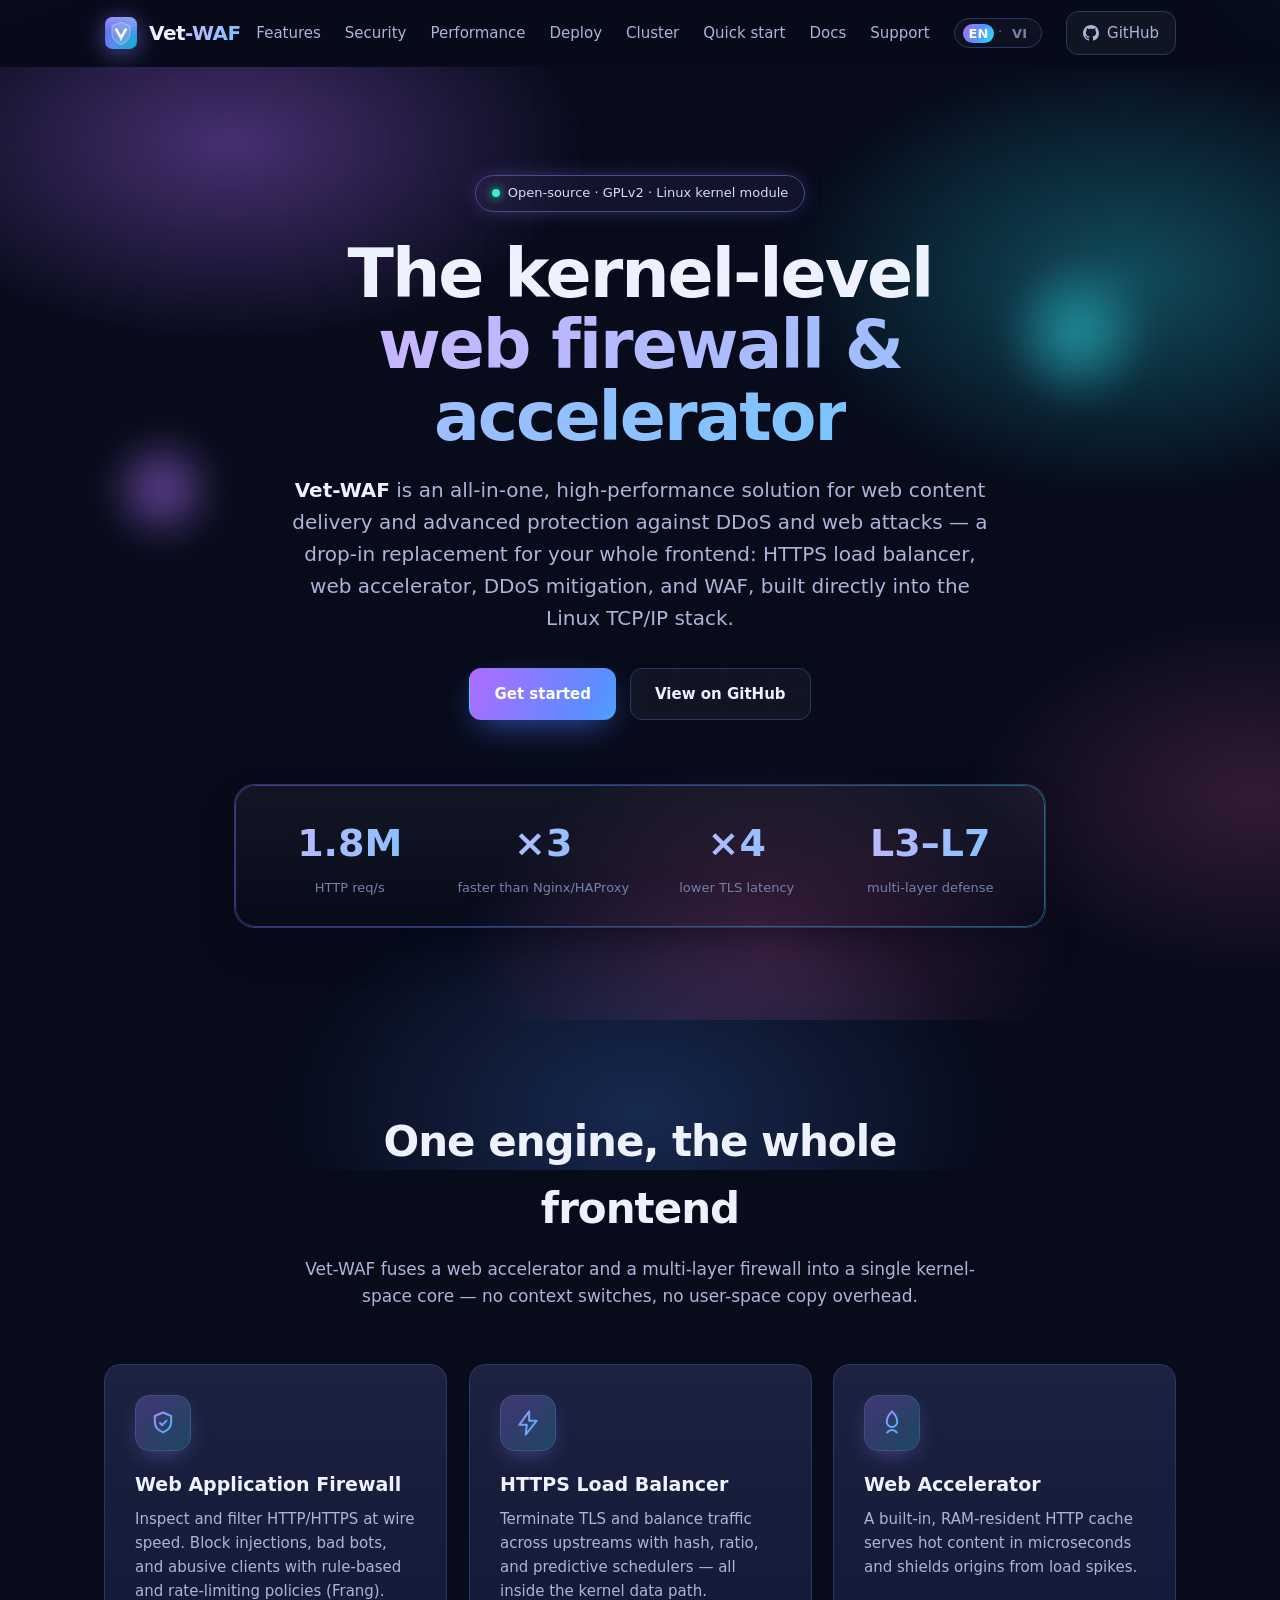
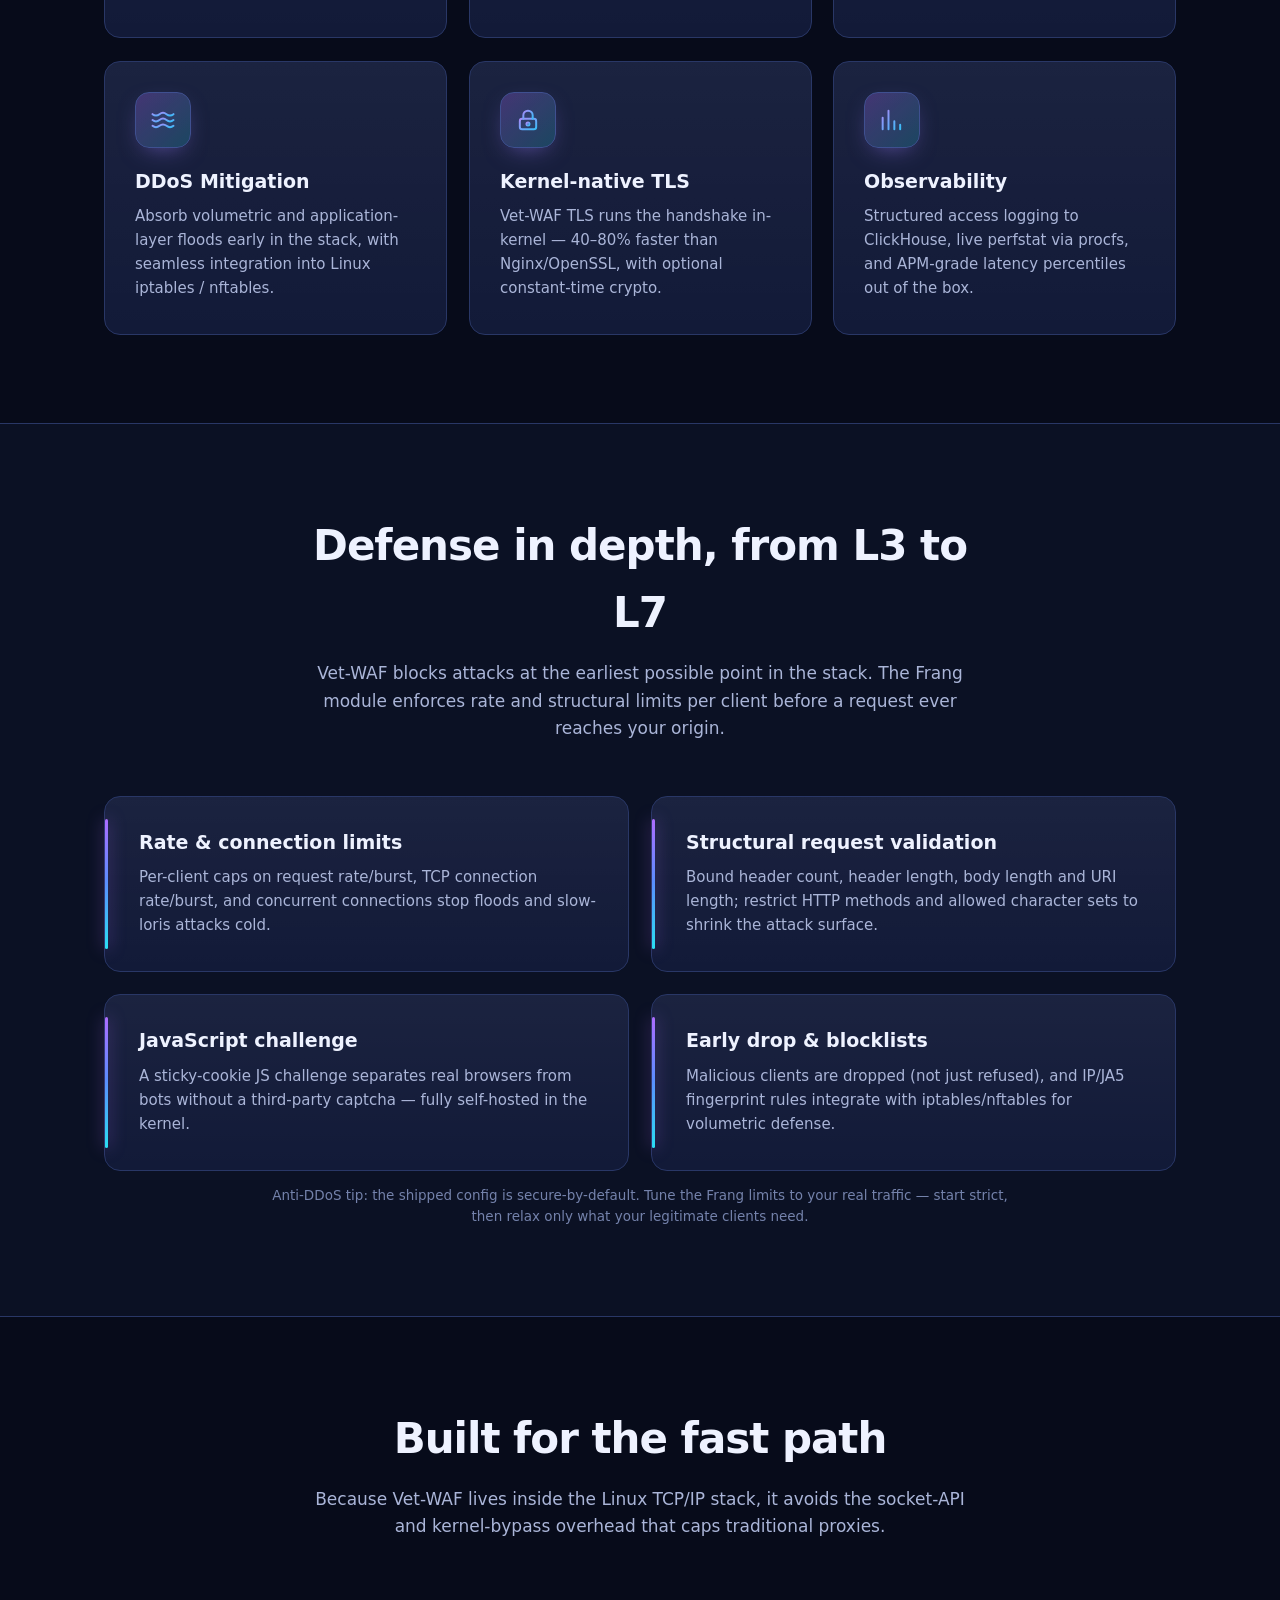
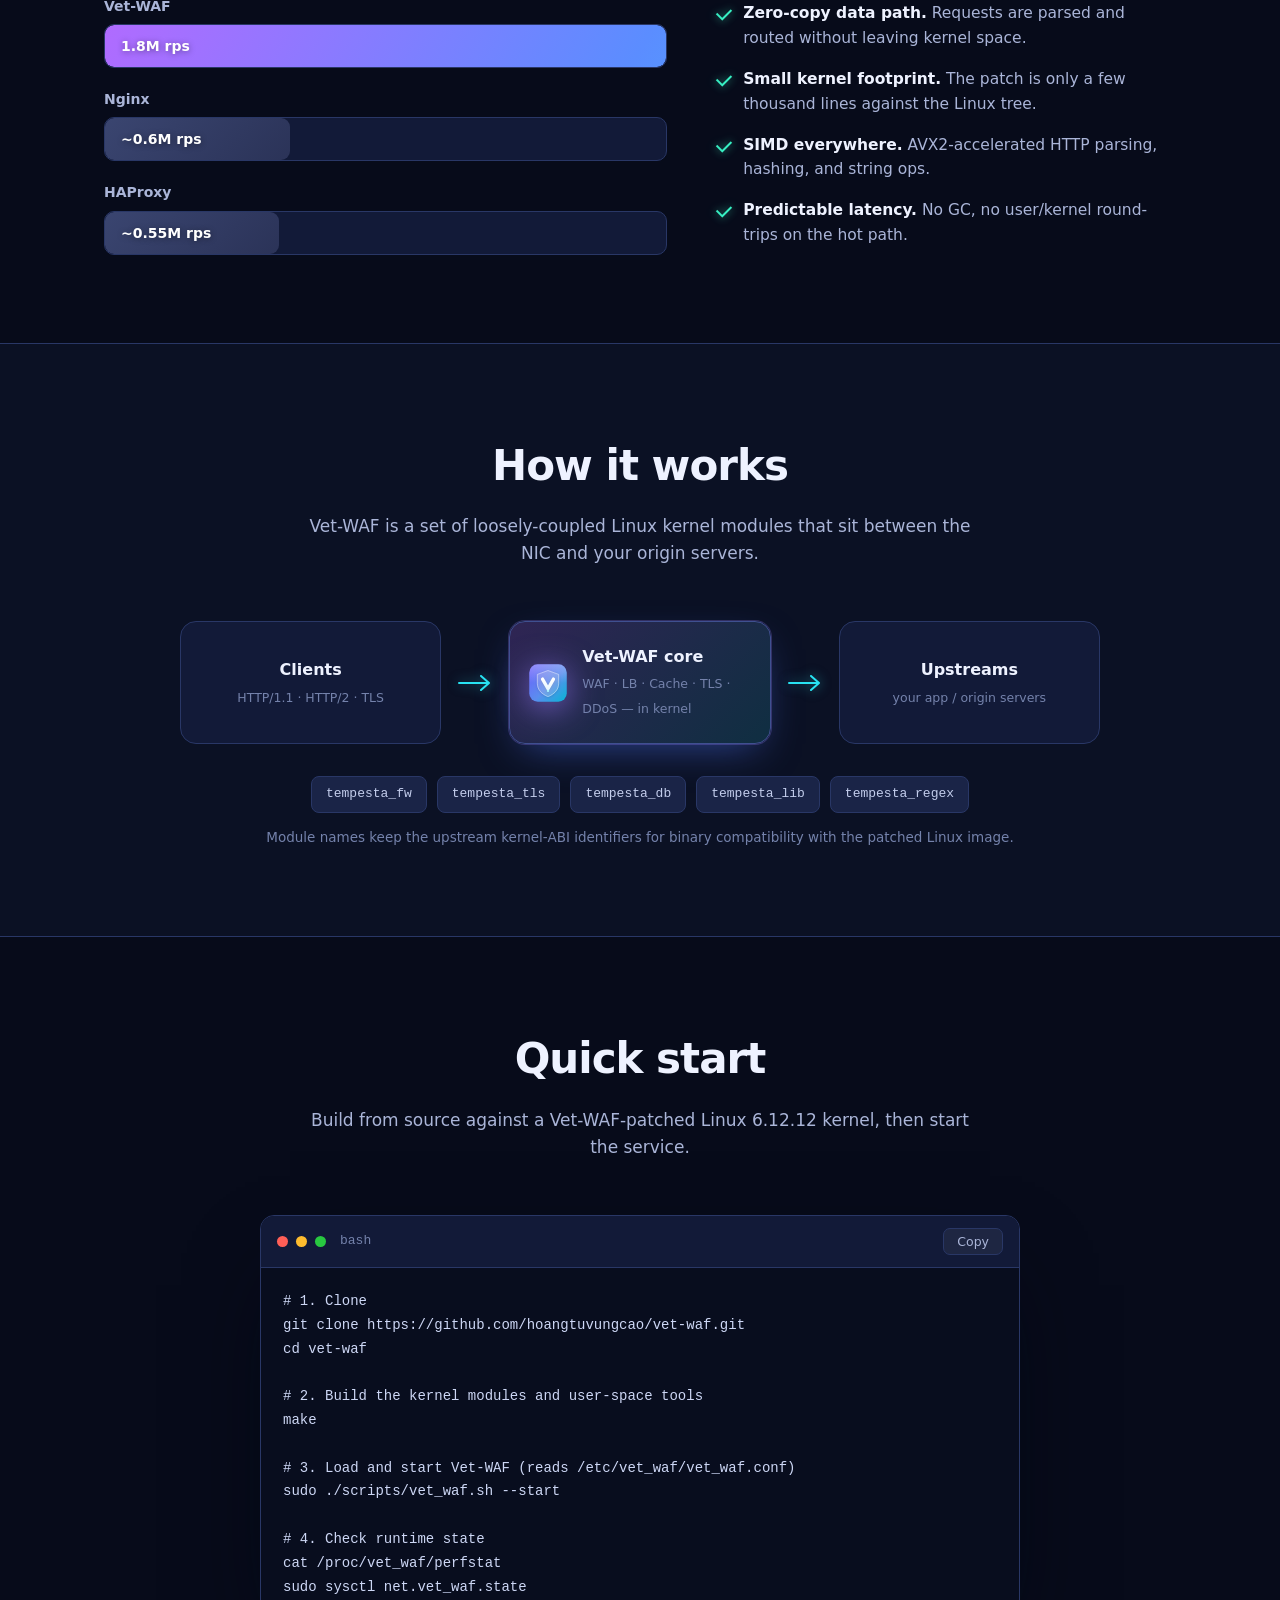
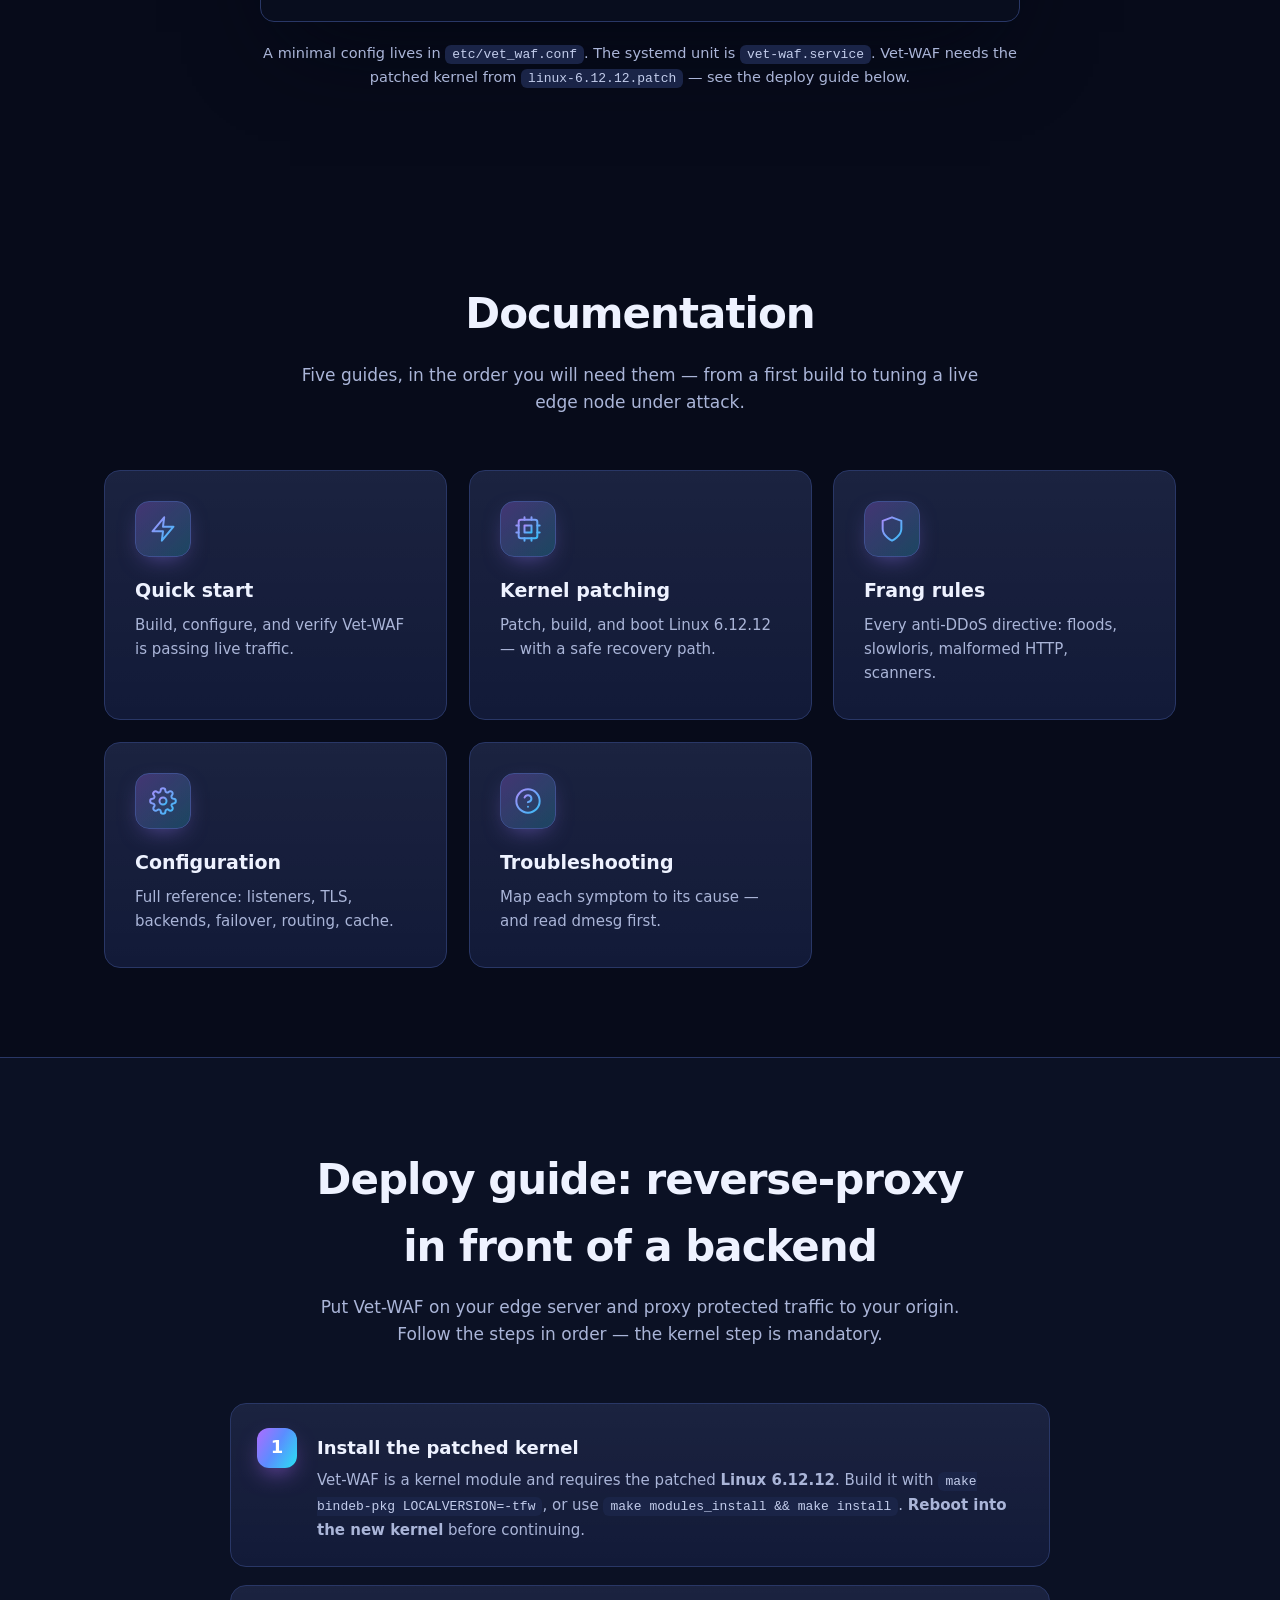
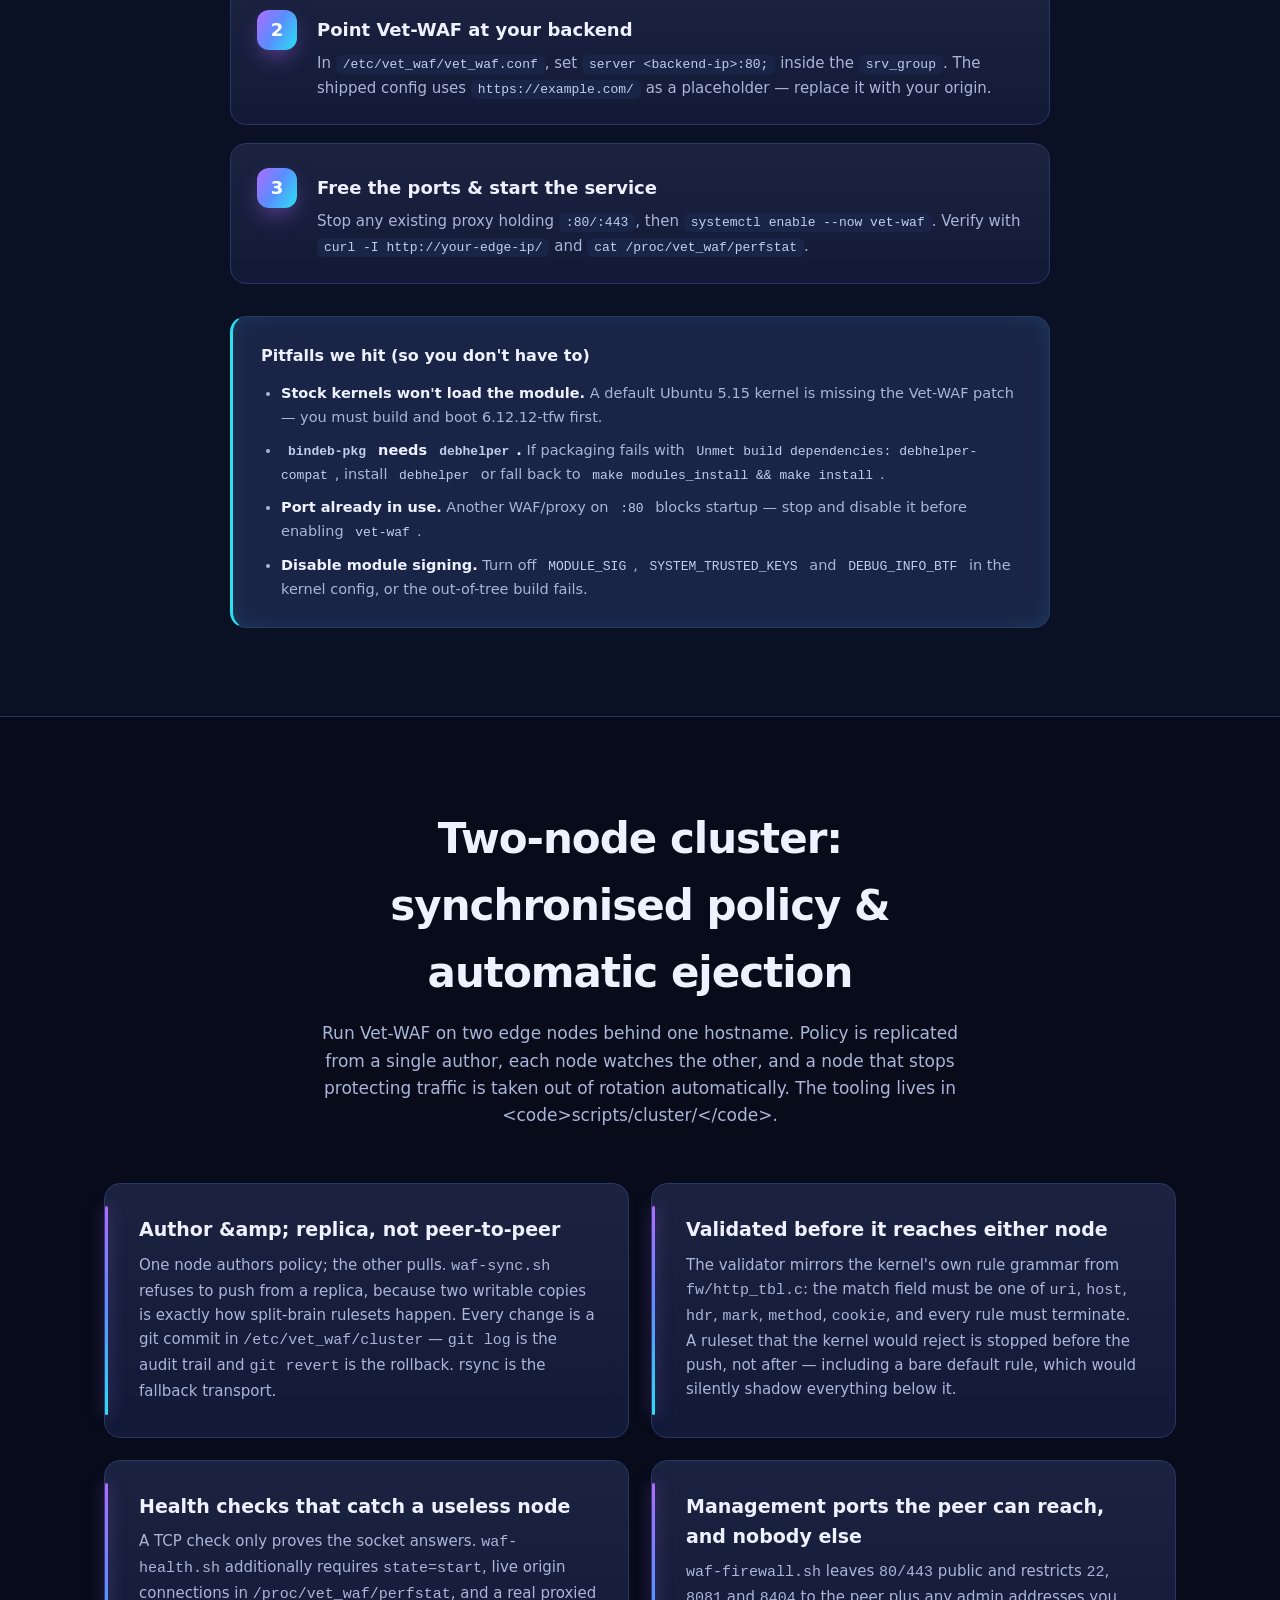
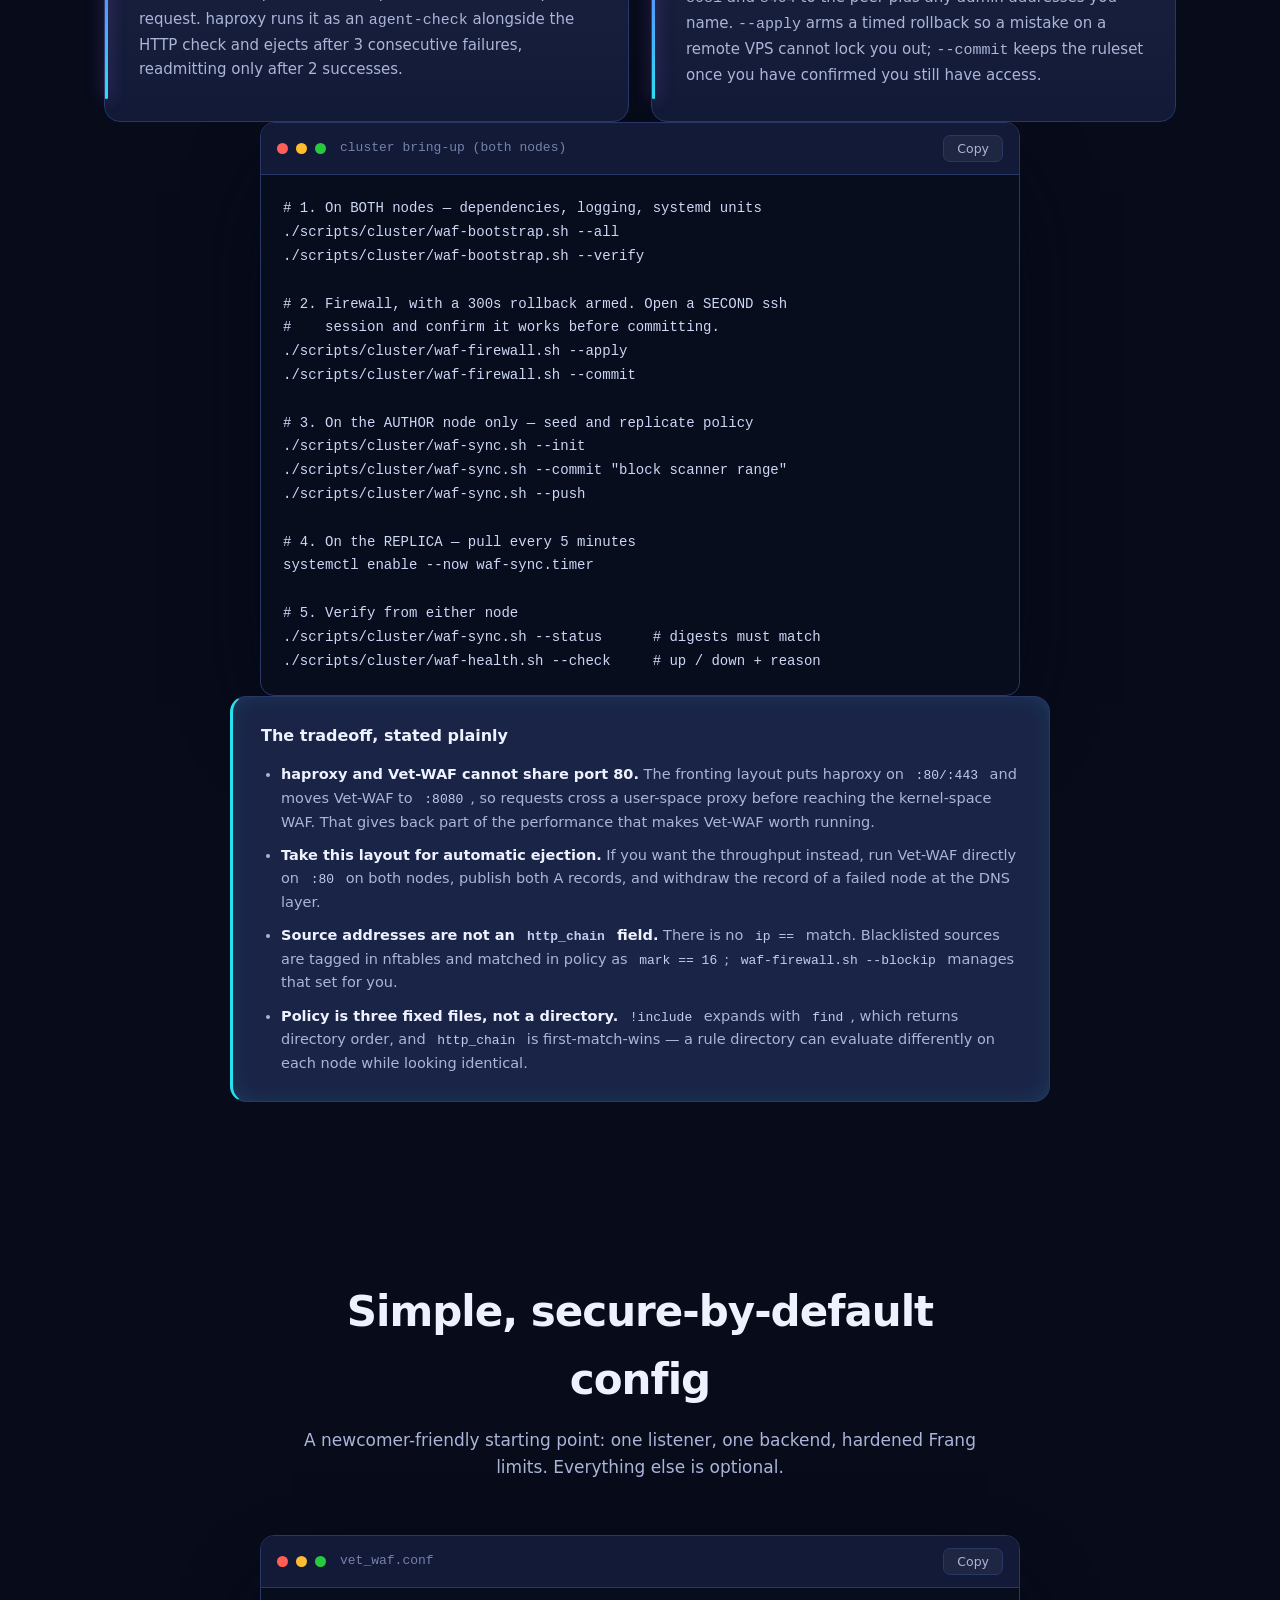
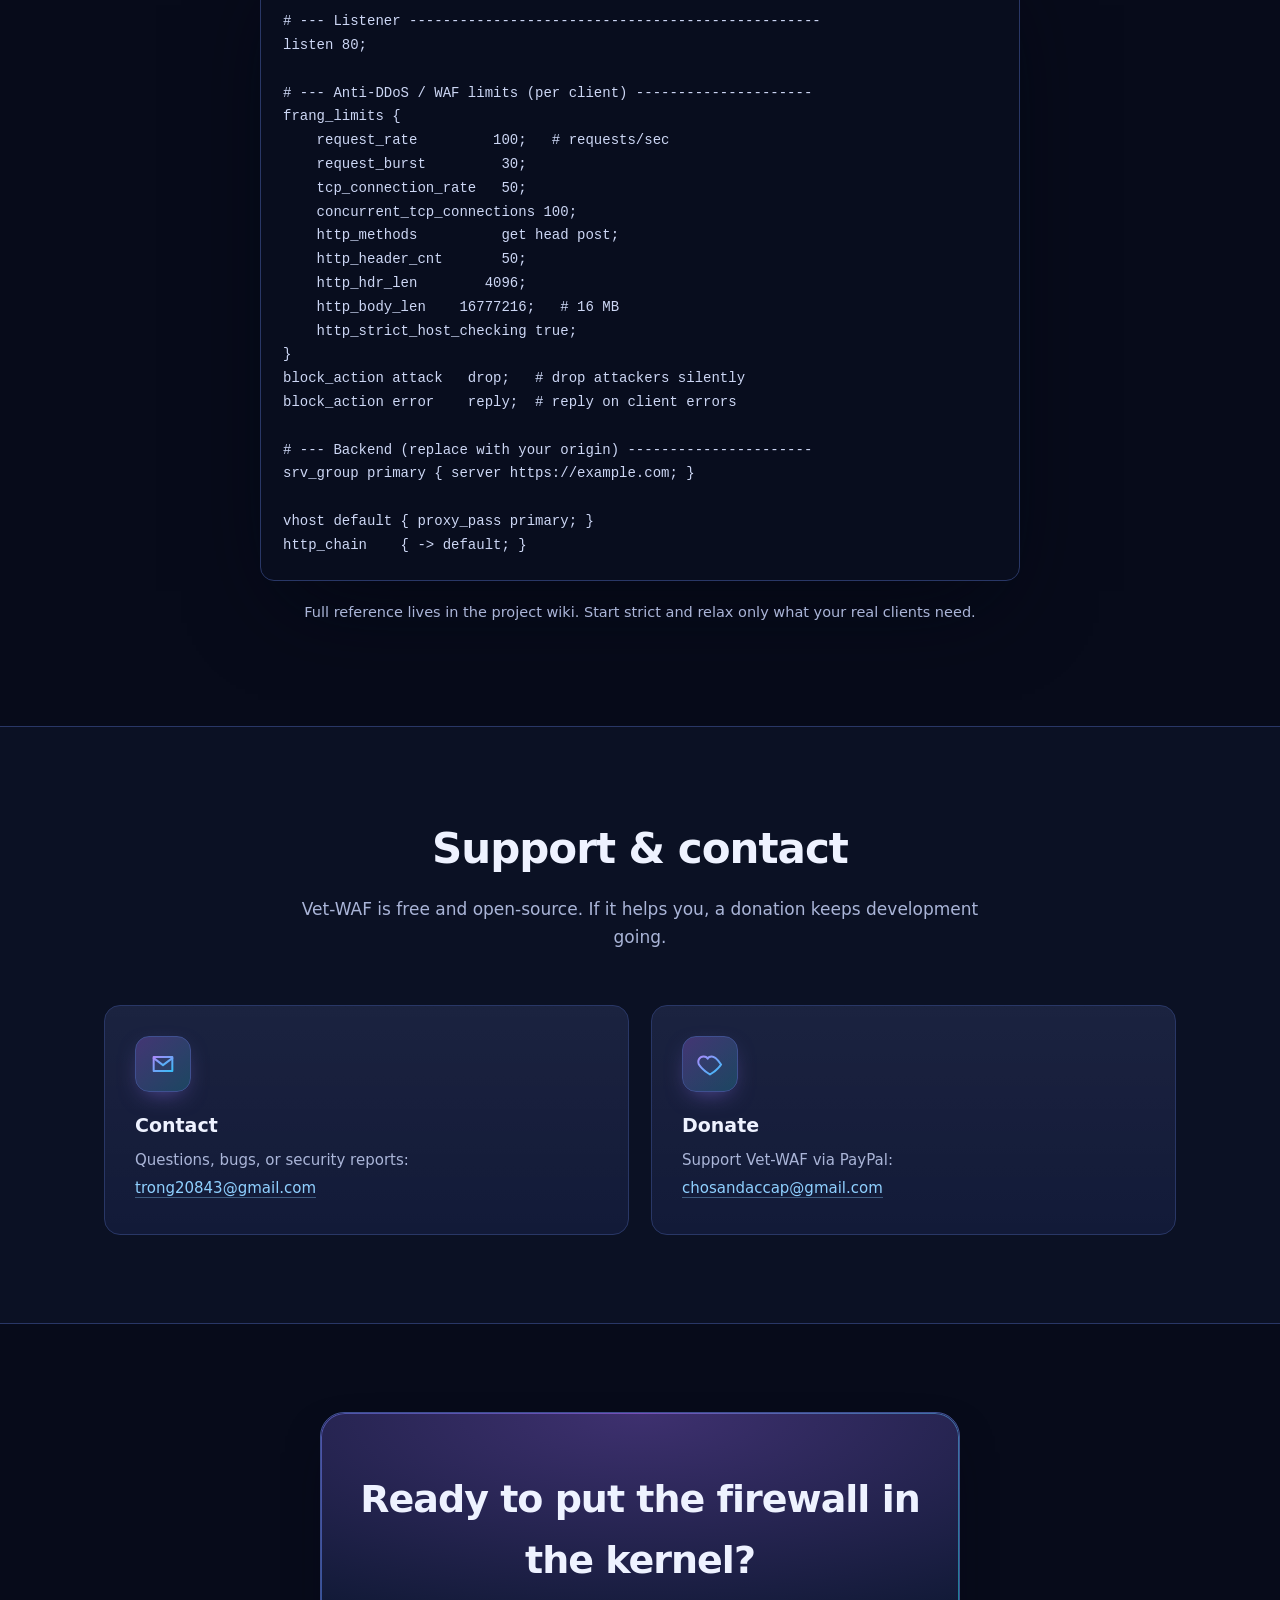
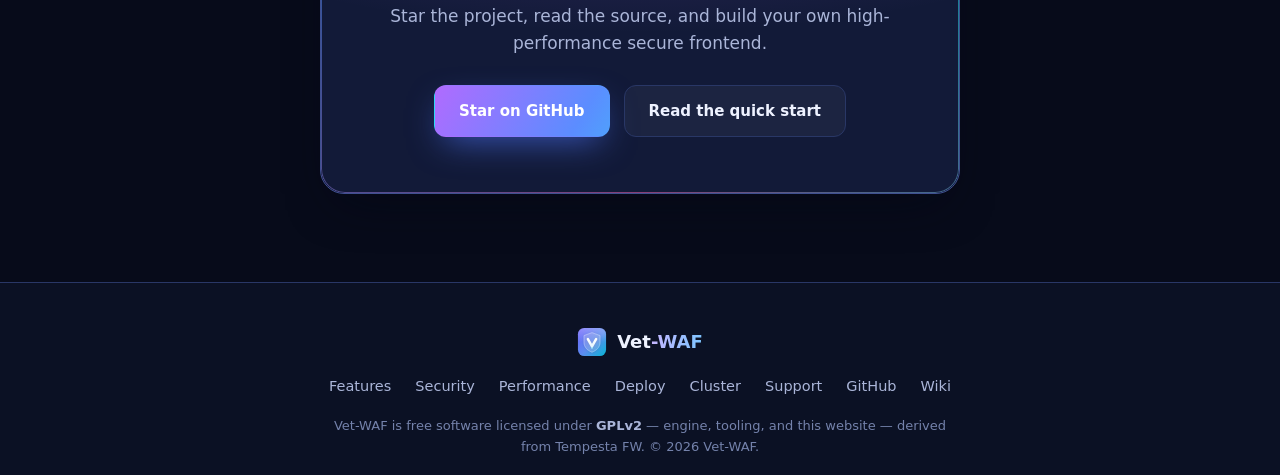
<file: docs/index.html>
<!DOCTYPE html>
<html lang="en" data-lang="en">
<head>
<meta charset="UTF-8">
<meta name="viewport" content="width=device-width, initial-scale=1.0">
<title>Vet-WAF — Kernel-level HTTPS Load Balancer, WAF &amp; ADC</title>
<meta name="description" data-i18n="meta.description" content="Vet-WAF is an open-source, kernel-level hybrid of a web accelerator and a multi-layer firewall: an HTTPS load balancer, DDoS mitigation system, and web application firewall built into the Linux TCP/IP stack.">
<meta name="theme-color" content="#0b1020">
<meta name="referrer" content="strict-origin-when-cross-origin">
<meta http-equiv="Content-Security-Policy" content="default-src 'self'; img-src 'self' data:; style-src 'self' 'unsafe-inline' https://fonts.googleapis.com; font-src https://fonts.gstatic.com; script-src 'self'; base-uri 'self'; form-action 'none'; frame-ancestors 'none'; upgrade-insecure-requests">
<link rel="canonical" href="https://hoangtuvungcao.github.io/vet-waf/">

<!-- Icons / PWA -->
<link rel="icon" href="assets/favicon.ico" sizes="any">
<link rel="icon" type="image/svg+xml" href="assets/favicon.svg">
<link rel="apple-touch-icon" href="assets/apple-touch-icon.png">
<link rel="manifest" href="site.webmanifest">

<!-- Open Graph / Twitter -->
<meta property="og:type" content="website">
<meta property="og:site_name" content="Vet-WAF">
<meta property="og:title" content="Vet-WAF — Kernel-level HTTPS Load Balancer, WAF &amp; ADC">
<meta property="og:description" content="Open-source, kernel-level hybrid of a web accelerator and a multi-layer firewall. Up to 1.8M HTTP req/s on commodity hardware.">
<meta property="og:url" content="https://hoangtuvungcao.github.io/vet-waf/">
<meta property="og:image" content="https://hoangtuvungcao.github.io/vet-waf/assets/og-image.png">
<meta name="twitter:card" content="summary_large_image">
<meta name="twitter:title" content="Vet-WAF — Kernel-level WAF &amp; ADC">
<meta name="twitter:description" content="Up to 1.8M HTTP req/s on commodity hardware. HTTPS load balancer · WAF · DDoS mitigation, built into the Linux kernel.">
<meta name="twitter:image" content="https://hoangtuvungcao.github.io/vet-waf/assets/og-image.png">

<link rel="preconnect" href="https://fonts.googleapis.com">
<link rel="preconnect" href="https://fonts.gstatic.com" crossorigin>
<link href="https://fonts.googleapis.com/css2?family=Inter:wght@400;500;600;700;800&family=JetBrains+Mono:wght@400;500&display=swap" rel="stylesheet">
<link rel="stylesheet" href="styles.css">
</head>
<body>

<!-- NAV -->
<header class="nav" id="nav">
  <div class="container nav__inner">
    <a class="brand" href="#top" aria-label="Vet-WAF home">
      <img src="assets/mark.svg" alt="" width="34" height="34" class="brand__mark">
      <span class="brand__name">Vet<span class="brand__accent">-WAF</span></span>
    </a>
    <nav class="nav__links" id="navLinks" aria-label="Primary">
      <a href="#features" data-i18n="nav.features">Features</a>
      <a href="#security" data-i18n="nav.security">Security</a>
      <a href="#performance" data-i18n="nav.performance">Performance</a>
      <a href="#deploy" data-i18n="nav.deploy">Deploy</a>
      <a href="#cluster" data-i18n="nav.cluster">Cluster</a>
      <a href="#quickstart" data-i18n="nav.quickstart">Quick start</a>
      <a href="quickstart.html" data-i18n="nav.docs">Docs</a>
      <a href="#support" data-i18n="nav.support">Support</a>
      <div class="lang" role="group" aria-label="Language">
        <button class="lang__btn" data-lang-set="en" aria-pressed="true">EN</button>
        <span class="lang__sep" aria-hidden="true">·</span>
        <button class="lang__btn" data-lang-set="vi" aria-pressed="false">VI</button>
      </div>
      <a class="btn btn--ghost btn--sm" href="https://github.com/hoangtuvungcao/vet-waf" target="_blank" rel="noopener">
        <svg viewBox="0 0 16 16" width="16" height="16" aria-hidden="true" fill="currentColor"><path d="M8 0C3.58 0 0 3.58 0 8c0 3.54 2.29 6.53 5.47 7.59.4.07.55-.17.55-.38 0-.19-.01-.82-.01-1.49-2.01.37-2.53-.49-2.69-.94-.09-.23-.48-.94-.82-1.13-.28-.15-.68-.52-.01-.53.63-.01 1.08.58 1.23.82.72 1.21 1.87.87 2.33.66.07-.52.28-.87.51-1.07-1.78-.2-3.64-.89-3.64-3.95 0-.87.31-1.59.82-2.15-.08-.2-.36-1.02.08-2.12 0 0 .67-.21 2.2.82.64-.18 1.32-.27 2-.27.68 0 1.36.09 2 .27 1.53-1.04 2.2-.82 2.2-.82.44 1.1.16 1.92.08 2.12.51.56.82 1.27.82 2.15 0 3.07-1.87 3.75-3.65 3.95.29.25.54.73.54 1.48 0 1.07-.01 1.93-.01 2.2 0 .21.15.46.55.38A8.01 8.01 0 0 0 16 8c0-4.42-3.58-8-8-8z"/></svg>
        GitHub
      </a>
    </nav>
    <button class="nav__toggle" id="navToggle" aria-label="Toggle menu" aria-expanded="false">
      <span></span><span></span><span></span>
    </button>
  </div>
</header>

<main id="top">

<!-- HERO -->
<section class="hero">
  <div class="hero__glow" aria-hidden="true"></div>
  <div class="hero__grid" aria-hidden="true"></div>
  <div class="container hero__inner">
    <div class="badge" data-i18n="hero.badge">Open-source · GPLv2 · Linux kernel module</div>
    <h1 class="hero__title">
      <span data-i18n="hero.title1">The kernel-level</span><br>
      <span class="grad-text" data-i18n="hero.title2">web firewall &amp; accelerator</span>
    </h1>
    <p class="hero__lead" data-i18n-html="hero.lead">
      <strong>Vet-WAF</strong> is an all-in-one, high-performance solution for web content delivery
      and advanced protection against DDoS and web attacks — a drop-in replacement for your whole
      frontend: HTTPS load balancer, web accelerator, DDoS mitigation, and WAF, built directly into
      the Linux TCP/IP stack.
    </p>
    <div class="hero__cta">
      <a class="btn btn--primary" href="#quickstart" data-i18n="hero.cta1">Get started</a>
      <a class="btn btn--ghost" href="https://github.com/hoangtuvungcao/vet-waf" target="_blank" rel="noopener" data-i18n="hero.cta2">View on GitHub</a>
    </div>
    <div class="hero__stats">
      <div class="stat"><div class="stat__num">1.8M</div><div class="stat__label" data-i18n="hero.stat1">HTTP req/s</div></div>
      <div class="stat"><div class="stat__num">×3</div><div class="stat__label" data-i18n="hero.stat2">faster than Nginx/HAProxy</div></div>
      <div class="stat"><div class="stat__num">×4</div><div class="stat__label" data-i18n="hero.stat3">lower TLS latency</div></div>
      <div class="stat"><div class="stat__num">L3–L7</div><div class="stat__label" data-i18n="hero.stat4">multi-layer defense</div></div>
    </div>
  </div>
</section>

<!-- FEATURES -->
<section class="section" id="features">
  <div class="container">
    <div class="section__head">
      <h2 class="section__title" data-i18n="features.title">One engine, the whole frontend</h2>
      <p class="section__sub" data-i18n="features.sub">Vet-WAF fuses a web accelerator and a multi-layer firewall into a single kernel-space core — no context switches, no user-space copy overhead.</p>
    </div>
    <div class="grid grid--3">
      <article class="card tilt">
        <div class="card__icon">
          <svg viewBox="0 0 24 24" fill="none" stroke="url(#g1)" stroke-width="1.7" stroke-linecap="round" stroke-linejoin="round" aria-hidden="true"><defs><linearGradient id="g1" x1="0" y1="0" x2="1" y2="1"><stop offset="0" stop-color="#a78bfa"/><stop offset="1" stop-color="#38bdf8"/></linearGradient></defs><path d="M12 3l7 3v5c0 4.5-3 7.5-7 9-4-1.5-7-4.5-7-9V6z"/><path d="M9.5 12l1.8 1.8L15 10"/></svg>
        </div>
        <h3 data-i18n="feat.waf.h">Web Application Firewall</h3>
        <p data-i18n="feat.waf.p">Inspect and filter HTTP/HTTPS at wire speed. Block injections, bad bots, and abusive clients with rule-based and rate-limiting policies (Frang).</p>
      </article>
      <article class="card tilt">
        <div class="card__icon">
          <svg viewBox="0 0 24 24" fill="none" stroke="url(#g2)" stroke-width="1.7" stroke-linecap="round" stroke-linejoin="round" aria-hidden="true"><defs><linearGradient id="g2" x1="0" y1="0" x2="1" y2="1"><stop offset="0" stop-color="#a78bfa"/><stop offset="1" stop-color="#38bdf8"/></linearGradient></defs><path d="M13 2L4.5 13.5H11l-1 8.5L19.5 10H13z"/></svg>
        </div>
        <h3 data-i18n="feat.lb.h">HTTPS Load Balancer</h3>
        <p data-i18n="feat.lb.p">Terminate TLS and balance traffic across upstreams with hash, ratio, and predictive schedulers — all inside the kernel data path.</p>
      </article>
      <article class="card tilt">
        <div class="card__icon">
          <svg viewBox="0 0 24 24" fill="none" stroke="url(#g3)" stroke-width="1.7" stroke-linecap="round" stroke-linejoin="round" aria-hidden="true"><defs><linearGradient id="g3" x1="0" y1="0" x2="1" y2="1"><stop offset="0" stop-color="#a78bfa"/><stop offset="1" stop-color="#38bdf8"/></linearGradient></defs><path d="M12 2c3 3 4.5 6 4.5 9a4.5 4.5 0 01-9 0c0-3 1.5-6 4.5-9z"/><path d="M12 22v-4"/><path d="M8 20c1-1.5 2.5-2 4-2s3 .5 4 2"/></svg>
        </div>
        <h3 data-i18n="feat.acc.h">Web Accelerator</h3>
        <p data-i18n="feat.acc.p">A built-in, RAM-resident HTTP cache serves hot content in microseconds and shields origins from load spikes.</p>
      </article>
      <article class="card tilt">
        <div class="card__icon">
          <svg viewBox="0 0 24 24" fill="none" stroke="url(#g4)" stroke-width="1.7" stroke-linecap="round" stroke-linejoin="round" aria-hidden="true"><defs><linearGradient id="g4" x1="0" y1="0" x2="1" y2="1"><stop offset="0" stop-color="#a78bfa"/><stop offset="1" stop-color="#38bdf8"/></linearGradient></defs><path d="M3 7c2 1.6 4 1.6 6 0s4-1.6 6 0 4 1.6 6 0"/><path d="M3 12c2 1.6 4 1.6 6 0s4-1.6 6 0 4 1.6 6 0"/><path d="M3 17c2 1.6 4 1.6 6 0s4-1.6 6 0 4 1.6 6 0"/></svg>
        </div>
        <h3 data-i18n="feat.ddos.h">DDoS Mitigation</h3>
        <p data-i18n="feat.ddos.p">Absorb volumetric and application-layer floods early in the stack, with seamless integration into Linux iptables / nftables.</p>
      </article>
      <article class="card tilt">
        <div class="card__icon">
          <svg viewBox="0 0 24 24" fill="none" stroke="url(#g5)" stroke-width="1.7" stroke-linecap="round" stroke-linejoin="round" aria-hidden="true"><defs><linearGradient id="g5" x1="0" y1="0" x2="1" y2="1"><stop offset="0" stop-color="#a78bfa"/><stop offset="1" stop-color="#38bdf8"/></linearGradient></defs><rect x="5" y="11" width="14" height="9" rx="2"/><path d="M8 11V8a4 4 0 018 0v3"/><circle cx="12" cy="15.5" r="1.3"/></svg>
        </div>
        <h3 data-i18n="feat.tls.h">Kernel-native TLS</h3>
        <p data-i18n="feat.tls.p">Vet-WAF TLS runs the handshake in-kernel — 40–80% faster than Nginx/OpenSSL, with optional constant-time crypto.</p>
      </article>
      <article class="card tilt">
        <div class="card__icon">
          <svg viewBox="0 0 24 24" fill="none" stroke="url(#g6)" stroke-width="1.7" stroke-linecap="round" stroke-linejoin="round" aria-hidden="true"><defs><linearGradient id="g6" x1="0" y1="0" x2="1" y2="1"><stop offset="0" stop-color="#a78bfa"/><stop offset="1" stop-color="#38bdf8"/></linearGradient></defs><path d="M4 20V10M9 20V4M14 20v-7M19 20v-4"/></svg>
        </div>
        <h3 data-i18n="feat.obs.h">Observability</h3>
        <p data-i18n="feat.obs.p">Structured access logging to ClickHouse, live perfstat via procfs, and APM-grade latency percentiles out of the box.</p>
      </article>
    </div>
  </div>
</section>

<!-- SECURITY & ANTI-DDOS -->
<section class="section section--alt" id="security">
  <div class="container">
    <div class="section__head">
      <h2 class="section__title" data-i18n="sec.title">Defense in depth, from L3 to L7</h2>
      <p class="section__sub" data-i18n="sec.sub">Vet-WAF blocks attacks at the earliest possible point in the stack. The Frang module enforces rate and structural limits per client before a request ever reaches your origin.</p>
    </div>
    <div class="grid grid--2">
      <article class="card card--sec">
        <h3 data-i18n="sec.rate.h">Rate &amp; connection limits</h3>
        <p data-i18n="sec.rate.p">Per-client caps on request rate/burst, TCP connection rate/burst, and concurrent connections stop floods and slow-loris attacks cold.</p>
      </article>
      <article class="card card--sec">
        <h3 data-i18n="sec.struct.h">Structural request validation</h3>
        <p data-i18n="sec.struct.p">Bound header count, header length, body length and URI length; restrict HTTP methods and allowed character sets to shrink the attack surface.</p>
      </article>
      <article class="card card--sec">
        <h3 data-i18n="sec.js.h">JavaScript challenge</h3>
        <p data-i18n="sec.js.p">A sticky-cookie JS challenge separates real browsers from bots without a third-party captcha — fully self-hosted in the kernel.</p>
      </article>
      <article class="card card--sec">
        <h3 data-i18n="sec.drop.h">Early drop &amp; blocklists</h3>
        <p data-i18n="sec.drop.p">Malicious clients are dropped (not just refused), and IP/JA5 fingerprint rules integrate with iptables/nftables for volumetric defense.</p>
      </article>
    </div>
    <p class="arch__note" data-i18n="sec.note">Anti-DDoS tip: the shipped config is secure-by-default. Tune the Frang limits to your real traffic — start strict, then relax only what your legitimate clients need.</p>
  </div>
</section>

<!-- PERFORMANCE -->
<section class="section" id="performance">
  <div class="container">
    <div class="section__head">
      <h2 class="section__title" data-i18n="perf.title">Built for the fast path</h2>
      <p class="section__sub" data-i18n="perf.sub">Because Vet-WAF lives inside the Linux TCP/IP stack, it avoids the socket-API and kernel-bypass overhead that caps traditional proxies.</p>
    </div>
    <div class="perf">
      <div class="perf__bars">
        <div class="bar"><span class="bar__name">Vet-WAF</span><div class="bar__track"><div class="bar__fill" style="--w:100%"><b>1.8M rps</b></div></div></div>
        <div class="bar"><span class="bar__name">Nginx</span><div class="bar__track"><div class="bar__fill bar__fill--muted" style="--w:33%"><b>~0.6M rps</b></div></div></div>
        <div class="bar"><span class="bar__name">HAProxy</span><div class="bar__track"><div class="bar__fill bar__fill--muted" style="--w:31%"><b>~0.55M rps</b></div></div></div>
      </div>
      <ul class="perf__points">
        <li data-i18n-html="perf.p1"><b>Zero-copy data path.</b> Requests are parsed and routed without leaving kernel space.</li>
        <li data-i18n-html="perf.p2"><b>Small kernel footprint.</b> The patch is only a few thousand lines against the Linux tree.</li>
        <li data-i18n-html="perf.p3"><b>SIMD everywhere.</b> AVX2-accelerated HTTP parsing, hashing, and string ops.</li>
        <li data-i18n-html="perf.p4"><b>Predictable latency.</b> No GC, no user/kernel round-trips on the hot path.</li>
      </ul>
    </div>
  </div>
</section>

<!-- ARCHITECTURE -->
<section class="section section--alt" id="architecture">
  <div class="container">
    <div class="section__head">
      <h2 class="section__title" data-i18n="arch.title">How it works</h2>
      <p class="section__sub" data-i18n="arch.sub">Vet-WAF is a set of loosely-coupled Linux kernel modules that sit between the NIC and your origin servers.</p>
    </div>
    <div class="arch">
      <div class="arch__row">
        <div class="node node--client"><b data-i18n="arch.clients">Clients</b><small>HTTP/1.1 · HTTP/2 · TLS</small></div>
        <div class="arrow" aria-hidden="true">
          <svg viewBox="0 0 40 24" width="40" height="24" fill="none" stroke="currentColor" stroke-width="2" stroke-linecap="round" stroke-linejoin="round"><path d="M4 12h30M26 5l8 7-8 7"/></svg>
        </div>
        <div class="node node--core">
          <img src="assets/mark.svg" alt="" width="40" height="40">
          <div>
            <b>Vet-WAF core</b><br>
            <small data-i18n="arch.core">WAF · LB · Cache · TLS · DDoS — in kernel</small>
          </div>
        </div>
        <div class="arrow" aria-hidden="true">
          <svg viewBox="0 0 40 24" width="40" height="24" fill="none" stroke="currentColor" stroke-width="2" stroke-linecap="round" stroke-linejoin="round"><path d="M4 12h30M26 5l8 7-8 7"/></svg>
        </div>
        <div class="node node--origin"><b data-i18n="arch.upstreams">Upstreams</b><small data-i18n="arch.origin">your app / origin servers</small></div>
      </div>
      <div class="arch__mods">
        <span class="mod">tempesta_fw</span>
        <span class="mod">tempesta_tls</span>
        <span class="mod">tempesta_db</span>
        <span class="mod">tempesta_lib</span>
        <span class="mod">tempesta_regex</span>
      </div>
      <p class="arch__note" data-i18n="arch.note">Module names keep the upstream kernel-ABI identifiers for binary compatibility with the patched Linux image.</p>
    </div>
  </div>
</section>

<!-- QUICK START -->
<section class="section" id="quickstart">
  <div class="container">
    <div class="section__head">
      <h2 class="section__title" data-i18n="qs.title">Quick start</h2>
      <p class="section__sub" data-i18n="qs.sub">Build from source against a Vet-WAF-patched Linux 6.12.12 kernel, then start the service.</p>
    </div>
    <div class="code">
      <div class="code__bar">
        <span class="dot"></span><span class="dot"></span><span class="dot"></span>
        <span class="code__title">bash</span>
        <button class="code__copy" data-copy data-i18n="code.copy">Copy</button>
      </div>
<pre><code># 1. Clone
git clone https://github.com/hoangtuvungcao/vet-waf.git
cd vet-waf

# 2. Build the kernel modules and user-space tools
make

# 3. Load and start Vet-WAF (reads /etc/vet_waf/vet_waf.conf)
sudo ./scripts/vet_waf.sh --start

# 4. Check runtime state
cat /proc/vet_waf/perfstat
sudo sysctl net.vet_waf.state
</code></pre>
    </div>
    <p class="quickstart__hint" data-i18n-html="qs.hint">A minimal config lives in <code>etc/vet_waf.conf</code>. The systemd unit is <code>vet-waf.service</code>. Vet-WAF needs the patched kernel from <code>linux-6.12.12.patch</code> — see the deploy guide below.</p>
  </div>
</section>

<!-- DOCUMENTATION -->
<section class="section" id="docs">
  <div class="container">
    <div class="section__head">
      <h2 class="section__title" data-i18n="docs.title">Documentation</h2>
      <p class="section__sub" data-i18n="docs.sub">Five guides, in the order you will need them — from a first build to tuning a live edge node under attack.</p>
    </div>
    <div class="grid grid--3">
      <a class="card tilt" href="quickstart.html">
        <div class="card__icon">
          <svg viewBox="0 0 24 24" fill="none" stroke="url(#gd1)" stroke-width="1.7" stroke-linecap="round" stroke-linejoin="round" aria-hidden="true"><defs><linearGradient id="gd1" x1="0" y1="0" x2="1" y2="1"><stop offset="0" stop-color="#a78bfa"/><stop offset="1" stop-color="#38bdf8"/></linearGradient></defs><path d="M13 2 3 14h9l-1 8 10-12h-9l1-8z"/></svg>
        </div>
        <h3 data-i18n="docs.d1t">Quick start</h3>
        <p data-i18n="docs.d1s">Build, configure, and verify Vet-WAF is passing live traffic.</p>
      </a>
      <a class="card tilt" href="kernel-patching.html">
        <div class="card__icon">
          <svg viewBox="0 0 24 24" fill="none" stroke="url(#gd2)" stroke-width="1.7" stroke-linecap="round" stroke-linejoin="round" aria-hidden="true"><defs><linearGradient id="gd2" x1="0" y1="0" x2="1" y2="1"><stop offset="0" stop-color="#a78bfa"/><stop offset="1" stop-color="#38bdf8"/></linearGradient></defs><rect x="4" y="4" width="16" height="16" rx="2"/><rect x="9" y="9" width="6" height="6"/><path d="M9 2v2M15 2v2M9 20v2M15 20v2M2 9h2M2 15h2M20 9h2M20 15h2"/></svg>
        </div>
        <h3 data-i18n="docs.d2t">Kernel patching</h3>
        <p data-i18n="docs.d2s">Patch, build, and boot Linux 6.12.12 — with a safe recovery path.</p>
      </a>
      <a class="card tilt" href="frang.html">
        <div class="card__icon">
          <svg viewBox="0 0 24 24" fill="none" stroke="url(#gd3)" stroke-width="1.7" stroke-linecap="round" stroke-linejoin="round" aria-hidden="true"><defs><linearGradient id="gd3" x1="0" y1="0" x2="1" y2="1"><stop offset="0" stop-color="#a78bfa"/><stop offset="1" stop-color="#38bdf8"/></linearGradient></defs><path d="M12 22s8-4 8-10V5l-8-3-8 3v7c0 6 8 10 8 10z"/></svg>
        </div>
        <h3 data-i18n="docs.d3t">Frang rules</h3>
        <p data-i18n="docs.d3s">Every anti-DDoS directive: floods, slowloris, malformed HTTP, scanners.</p>
      </a>
      <a class="card tilt" href="configuration.html">
        <div class="card__icon">
          <svg viewBox="0 0 24 24" fill="none" stroke="url(#gd4)" stroke-width="1.7" stroke-linecap="round" stroke-linejoin="round" aria-hidden="true"><defs><linearGradient id="gd4" x1="0" y1="0" x2="1" y2="1"><stop offset="0" stop-color="#a78bfa"/><stop offset="1" stop-color="#38bdf8"/></linearGradient></defs><circle cx="12" cy="12" r="3"/><path d="M19.4 15a1.65 1.65 0 0 0 .33 1.82l.06.06a2 2 0 1 1-2.83 2.83l-.06-.06a1.65 1.65 0 0 0-1.82-.33 1.65 1.65 0 0 0-1 1.51V21a2 2 0 1 1-4 0v-.09A1.65 1.65 0 0 0 9 19.4a1.65 1.65 0 0 0-1.82.33l-.06.06a2 2 0 1 1-2.83-2.83l.06-.06a1.65 1.65 0 0 0 .33-1.82 1.65 1.65 0 0 0-1.51-1H3a2 2 0 1 1 0-4h.09A1.65 1.65 0 0 0 4.6 9a1.65 1.65 0 0 0-.33-1.82l-.06-.06a2 2 0 1 1 2.83-2.83l.06.06A1.65 1.65 0 0 0 9 4.6h.09A1.65 1.65 0 0 0 10 3.09V3a2 2 0 1 1 4 0v.09a1.65 1.65 0 0 0 1 1.51 1.65 1.65 0 0 0 1.82-.33l.06-.06a2 2 0 1 1 2.83 2.83l-.06.06A1.65 1.65 0 0 0 19.4 9v.09a1.65 1.65 0 0 0 1.51 1H21a2 2 0 1 1 0 4h-.09a1.65 1.65 0 0 0-1.51 1z"/></svg>
        </div>
        <h3 data-i18n="docs.d4t">Configuration</h3>
        <p data-i18n="docs.d4s">Full reference: listeners, TLS, backends, failover, routing, cache.</p>
      </a>
      <a class="card tilt" href="troubleshooting.html">
        <div class="card__icon">
          <svg viewBox="0 0 24 24" fill="none" stroke="url(#gd5)" stroke-width="1.7" stroke-linecap="round" stroke-linejoin="round" aria-hidden="true"><defs><linearGradient id="gd5" x1="0" y1="0" x2="1" y2="1"><stop offset="0" stop-color="#a78bfa"/><stop offset="1" stop-color="#38bdf8"/></linearGradient></defs><circle cx="12" cy="12" r="10"/><path d="M9.09 9a3 3 0 0 1 5.83 1c0 2-3 3-3 3M12 17h.01"/></svg>
        </div>
        <h3 data-i18n="docs.d5t">Troubleshooting</h3>
        <p data-i18n="docs.d5s">Map each symptom to its cause — and read dmesg first.</p>
      </a>
    </div>
  </div>
</section>

<!-- DEPLOY GUIDE -->
<section class="section section--alt" id="deploy">
  <div class="container">
    <div class="section__head">
      <h2 class="section__title" data-i18n="dep.title">Deploy guide: reverse-proxy in front of a backend</h2>
      <p class="section__sub" data-i18n="dep.sub">Put Vet-WAF on your edge server and proxy protected traffic to your origin. Follow the steps in order — the kernel step is mandatory.</p>
    </div>
    <div class="steps">
      <div class="step">
        <div class="step__n">1</div>
        <div>
          <h3 data-i18n="dep.s1.h">Install the patched kernel</h3>
          <p data-i18n-html="dep.s1.p">Vet-WAF is a kernel module and requires the patched <b>Linux 6.12.12</b>. Build it with <code>make bindeb-pkg LOCALVERSION=-tfw</code>, or use <code>make modules_install &amp;&amp; make install</code>. <b>Reboot into the new kernel</b> before continuing.</p>
        </div>
      </div>
      <div class="step">
        <div class="step__n">2</div>
        <div>
          <h3 data-i18n="dep.s2.h">Point Vet-WAF at your backend</h3>
          <p data-i18n-html="dep.s2.p">In <code>/etc/vet_waf/vet_waf.conf</code>, set <code>server &lt;backend-ip&gt;:80;</code> inside the <code>srv_group</code>. The shipped config uses <code>https://example.com/</code> as a placeholder — replace it with your origin.</p>
        </div>
      </div>
      <div class="step">
        <div class="step__n">3</div>
        <div>
          <h3 data-i18n="dep.s3.h">Free the ports &amp; start the service</h3>
          <p data-i18n-html="dep.s3.p">Stop any existing proxy holding <code>:80/:443</code>, then <code>systemctl enable --now vet-waf</code>. Verify with <code>curl -I http://your-edge-ip/</code> and <code>cat /proc/vet_waf/perfstat</code>.</p>
        </div>
      </div>
    </div>
    <div class="note-box">
      <h4 data-i18n="dep.pitfalls.h">Pitfalls we hit (so you don't have to)</h4>
      <ul>
        <li data-i18n-html="dep.pit1"><b>Stock kernels won't load the module.</b> A default Ubuntu 5.15 kernel is missing the Vet-WAF patch — you must build and boot 6.12.12-tfw first.</li>
        <li data-i18n-html="dep.pit2"><b><code>bindeb-pkg</code> needs <code>debhelper</code>.</b> If packaging fails with <code>Unmet build dependencies: debhelper-compat</code>, install <code>debhelper</code> or fall back to <code>make modules_install &amp;&amp; make install</code>.</li>
        <li data-i18n-html="dep.pit3"><b>Port already in use.</b> Another WAF/proxy on <code>:80</code> blocks startup — stop and disable it before enabling <code>vet-waf</code>.</li>
        <li data-i18n-html="dep.pit4"><b>Disable module signing.</b> Turn off <code>MODULE_SIG</code>, <code>SYSTEM_TRUSTED_KEYS</code> and <code>DEBUG_INFO_BTF</code> in the kernel config, or the out-of-tree build fails.</li>
      </ul>
    </div>
  </div>
</section>

<!-- TWO-NODE CLUSTER -->
<section class="section" id="cluster">
  <div class="container">
    <div class="section__head">
      <h2 class="section__title" data-i18n="clu.title">Two-node cluster: synchronised policy &amp; automatic ejection</h2>
      <p class="section__sub" data-i18n="clu.sub">Run Vet-WAF on two edge nodes behind one hostname. Policy is replicated from a single author, each node watches the other, and a node that stops protecting traffic is taken out of rotation automatically. The tooling lives in <code>scripts/cluster/</code>.</p>
    </div>
    <div class="grid grid--2">
      <article class="card card--sec">
        <h3 data-i18n="clu.c1.h">Author &amp; replica, not peer-to-peer</h3>
        <p data-i18n-html="clu.c1.p">One node authors policy; the other pulls. <code>waf-sync.sh</code> refuses to push from a replica, because two writable copies is exactly how split-brain rulesets happen. Every change is a git commit in <code>/etc/vet_waf/cluster</code> — <code>git log</code> is the audit trail and <code>git revert</code> is the rollback. rsync is the fallback transport.</p>
      </article>
      <article class="card card--sec">
        <h3 data-i18n="clu.c2.h">Validated before it reaches either node</h3>
        <p data-i18n-html="clu.c2.p">The validator mirrors the kernel's own rule grammar from <code>fw/http_tbl.c</code>: the match field must be one of <code>uri</code>, <code>host</code>, <code>hdr</code>, <code>mark</code>, <code>method</code>, <code>cookie</code>, and every rule must terminate. A ruleset that the kernel would reject is stopped before the push, not after — including a bare default rule, which would silently shadow everything below it.</p>
      </article>
      <article class="card card--sec">
        <h3 data-i18n="clu.c3.h">Health checks that catch a useless node</h3>
        <p data-i18n-html="clu.c3.p">A TCP check only proves the socket answers. <code>waf-health.sh</code> additionally requires <code>state=start</code>, live origin connections in <code>/proc/vet_waf/perfstat</code>, and a real proxied request. haproxy runs it as an <code>agent-check</code> alongside the HTTP check and ejects after 3 consecutive failures, readmitting only after 2 successes.</p>
      </article>
      <article class="card card--sec">
        <h3 data-i18n="clu.c4.h">Management ports the peer can reach, and nobody else</h3>
        <p data-i18n-html="clu.c4.p"><code>waf-firewall.sh</code> leaves <code>80/443</code> public and restricts <code>22</code>, <code>8081</code> and <code>8404</code> to the peer plus any admin addresses you name. <code>--apply</code> arms a timed rollback so a mistake on a remote VPS cannot lock you out; <code>--commit</code> keeps the ruleset once you have confirmed you still have access.</p>
      </article>
    </div>
    <div class="code">
      <div class="code__bar">
        <span class="dot"></span><span class="dot"></span><span class="dot"></span>
        <span class="code__title">cluster bring-up (both nodes)</span>
        <button class="code__copy" data-copy data-i18n="code.copy">Copy</button>
      </div>
<pre><code># 1. On BOTH nodes — dependencies, logging, systemd units
./scripts/cluster/waf-bootstrap.sh --all
./scripts/cluster/waf-bootstrap.sh --verify

# 2. Firewall, with a 300s rollback armed. Open a SECOND ssh
#    session and confirm it works before committing.
./scripts/cluster/waf-firewall.sh --apply
./scripts/cluster/waf-firewall.sh --commit

# 3. On the AUTHOR node only — seed and replicate policy
./scripts/cluster/waf-sync.sh --init
./scripts/cluster/waf-sync.sh --commit "block scanner range"
./scripts/cluster/waf-sync.sh --push

# 4. On the REPLICA — pull every 5 minutes
systemctl enable --now waf-sync.timer

# 5. Verify from either node
./scripts/cluster/waf-sync.sh --status      # digests must match
./scripts/cluster/waf-health.sh --check     # up / down + reason</code></pre>
    </div>
    <div class="note-box">
      <h4 data-i18n="clu.tradeoff.h">The tradeoff, stated plainly</h4>
      <ul>
        <li data-i18n-html="clu.t1"><b>haproxy and Vet-WAF cannot share port 80.</b> The fronting layout puts haproxy on <code>:80/:443</code> and moves Vet-WAF to <code>:8080</code>, so requests cross a user-space proxy before reaching the kernel-space WAF. That gives back part of the performance that makes Vet-WAF worth running.</li>
        <li data-i18n-html="clu.t2"><b>Take this layout for automatic ejection.</b> If you want the throughput instead, run Vet-WAF directly on <code>:80</code> on both nodes, publish both A records, and withdraw the record of a failed node at the DNS layer.</li>
        <li data-i18n-html="clu.t3"><b>Source addresses are not an <code>http_chain</code> field.</b> There is no <code>ip ==</code> match. Blacklisted sources are tagged in nftables and matched in policy as <code>mark == 16</code>; <code>waf-firewall.sh --blockip</code> manages that set for you.</li>
        <li data-i18n-html="clu.t4"><b>Policy is three fixed files, not a directory.</b> <code>!include</code> expands with <code>find</code>, which returns directory order, and <code>http_chain</code> is first-match-wins — a rule directory can evaluate differently on each node while looking identical.</li>
      </ul>
    </div>
  </div>
</section>

<!-- CONFIG -->
<section class="section" id="config">
  <div class="container">
    <div class="section__head">
      <h2 class="section__title" data-i18n="cfg.title">Simple, secure-by-default config</h2>
      <p class="section__sub" data-i18n="cfg.sub">A newcomer-friendly starting point: one listener, one backend, hardened Frang limits. Everything else is optional.</p>
    </div>
    <div class="code">
      <div class="code__bar">
        <span class="dot"></span><span class="dot"></span><span class="dot"></span>
        <span class="code__title">vet_waf.conf</span>
        <button class="code__copy" data-copy data-i18n="code.copy">Copy</button>
      </div>
<pre><code># --- Listener -------------------------------------------------
listen 80;

# --- Anti-DDoS / WAF limits (per client) ---------------------
frang_limits {
    request_rate         100;   # requests/sec
    request_burst         30;
    tcp_connection_rate   50;
    concurrent_tcp_connections 100;
    http_methods          get head post;
    http_header_cnt       50;
    http_hdr_len        4096;
    http_body_len    16777216;   # 16 MB
    http_strict_host_checking true;
}
block_action attack   drop;   # drop attackers silently
block_action error    reply;  # reply on client errors

# --- Backend (replace with your origin) ----------------------
srv_group primary { server https://example.com; }

vhost default { proxy_pass primary; }
http_chain    { -> default; }
</code></pre>
    </div>
    <p class="quickstart__hint" data-i18n-html="cfg.hint">Full reference lives in the <a href="https://github.com/hoangtuvungcao/vet-waf/wiki" target="_blank" rel="noopener">project wiki</a>. Start strict and relax only what your real clients need.</p>
  </div>
</section>

<!-- SUPPORT -->
<section class="section section--alt" id="support">
  <div class="container">
    <div class="section__head">
      <h2 class="section__title" data-i18n="sup.title">Support &amp; contact</h2>
      <p class="section__sub" data-i18n="sup.sub">Vet-WAF is free and open-source. If it helps you, a donation keeps development going.</p>
    </div>
    <div class="grid grid--2">
      <article class="card card--sup">
        <div class="card__icon">
          <svg viewBox="0 0 24 24" fill="none" stroke="url(#g7)" stroke-width="1.7" stroke-linecap="round" stroke-linejoin="round" aria-hidden="true"><defs><linearGradient id="g7" x1="0" y1="0" x2="1" y2="1"><stop offset="0" stop-color="#a78bfa"/><stop offset="1" stop-color="#38bdf8"/></linearGradient></defs><path d="M4 6h16v12H4z"/><path d="M4 7l8 6 8-6"/></svg>
        </div>
        <h3 data-i18n="sup.contact.h">Contact</h3>
        <p data-i18n="sup.contact.p">Questions, bugs, or security reports:</p>
        <p><a class="link" href="mailto:trong20843@gmail.com">trong20843@gmail.com</a></p>
      </article>
      <article class="card card--sup">
        <div class="card__icon">
          <svg viewBox="0 0 24 24" fill="none" stroke="url(#g8)" stroke-width="1.7" stroke-linecap="round" stroke-linejoin="round" aria-hidden="true"><defs><linearGradient id="g8" x1="0" y1="0" x2="1" y2="1"><stop offset="0" stop-color="#a78bfa"/><stop offset="1" stop-color="#38bdf8"/></linearGradient></defs><path d="M12 21s-7-4.35-9.5-8.5C1 9 3 5.5 6.5 5.5c2 0 3.2 1 3.5 2 .3-1 1.5-2 3.5-2C17 5.5 19 9 21.5 12.5 19 16.65 12 21 12 21z"/></svg>
        </div>
        <h3 data-i18n="sup.donate.h">Donate</h3>
        <p data-i18n="sup.donate.p">Support Vet-WAF via PayPal:</p>
        <p><a class="link" href="https://www.paypal.com/paypalme/chosandaccap" target="_blank" rel="noopener">chosandaccap@gmail.com</a></p>
      </article>
    </div>
  </div>
</section>

<!-- CTA -->
<section class="cta">
  <div class="container cta__inner">
    <h2 data-i18n="cta.title">Ready to put the firewall in the kernel?</h2>
    <p data-i18n="cta.sub">Star the project, read the source, and build your own high-performance secure frontend.</p>
    <div class="hero__cta">
      <a class="btn btn--primary" href="https://github.com/hoangtuvungcao/vet-waf" target="_blank" rel="noopener" data-i18n="cta.btn1">Star on GitHub</a>
      <a class="btn btn--ghost" href="#quickstart" data-i18n="cta.btn2">Read the quick start</a>
    </div>
  </div>
</section>

</main>

<!-- FOOTER -->
<footer class="footer">
  <div class="container footer__inner">
    <div class="footer__brand">
      <img src="assets/mark.svg" alt="" width="30" height="30">
      <span class="brand__name">Vet<span class="brand__accent">-WAF</span></span>
    </div>
    <nav class="footer__links" aria-label="Footer">
      <a href="#features" data-i18n="nav.features">Features</a>
      <a href="#security" data-i18n="nav.security">Security</a>
      <a href="#performance" data-i18n="nav.performance">Performance</a>
      <a href="#deploy" data-i18n="nav.deploy">Deploy</a>
      <a href="#cluster" data-i18n="nav.cluster">Cluster</a>
      <a href="#support" data-i18n="nav.support">Support</a>
      <a href="https://github.com/hoangtuvungcao/vet-waf" target="_blank" rel="noopener">GitHub</a>
      <a href="https://github.com/hoangtuvungcao/vet-waf/wiki" target="_blank" rel="noopener" data-i18n="nav.wiki">Wiki</a>
    </nav>
    <p class="footer__legal" data-i18n-html="footer.legal">
      Vet-WAF is free software licensed under <b>GPLv2</b> — engine, tooling, and this website — derived from Tempesta FW. &copy; 2026 Vet-WAF.
    </p>
  </div>
</footer>

<script src="main.js"></script>
<script defer src="fx.js"></script>
</body>
</html>
</file>
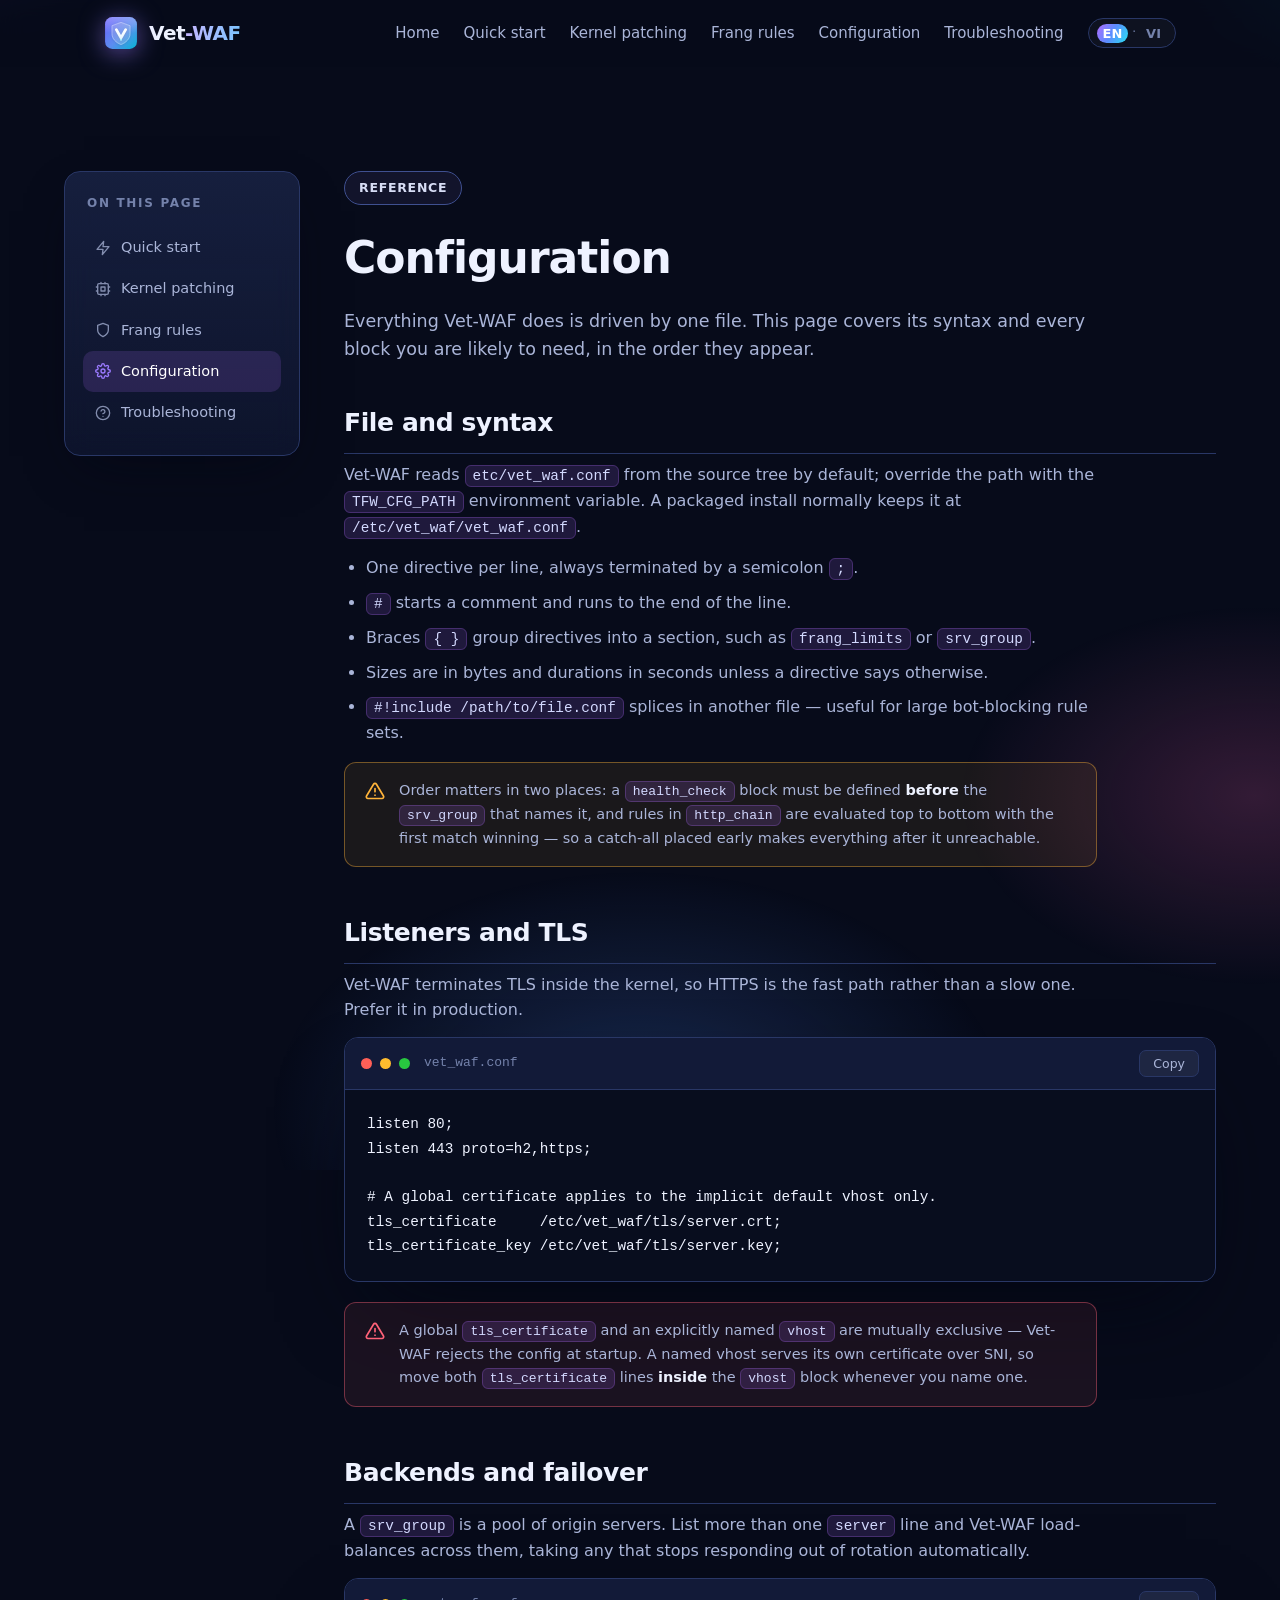
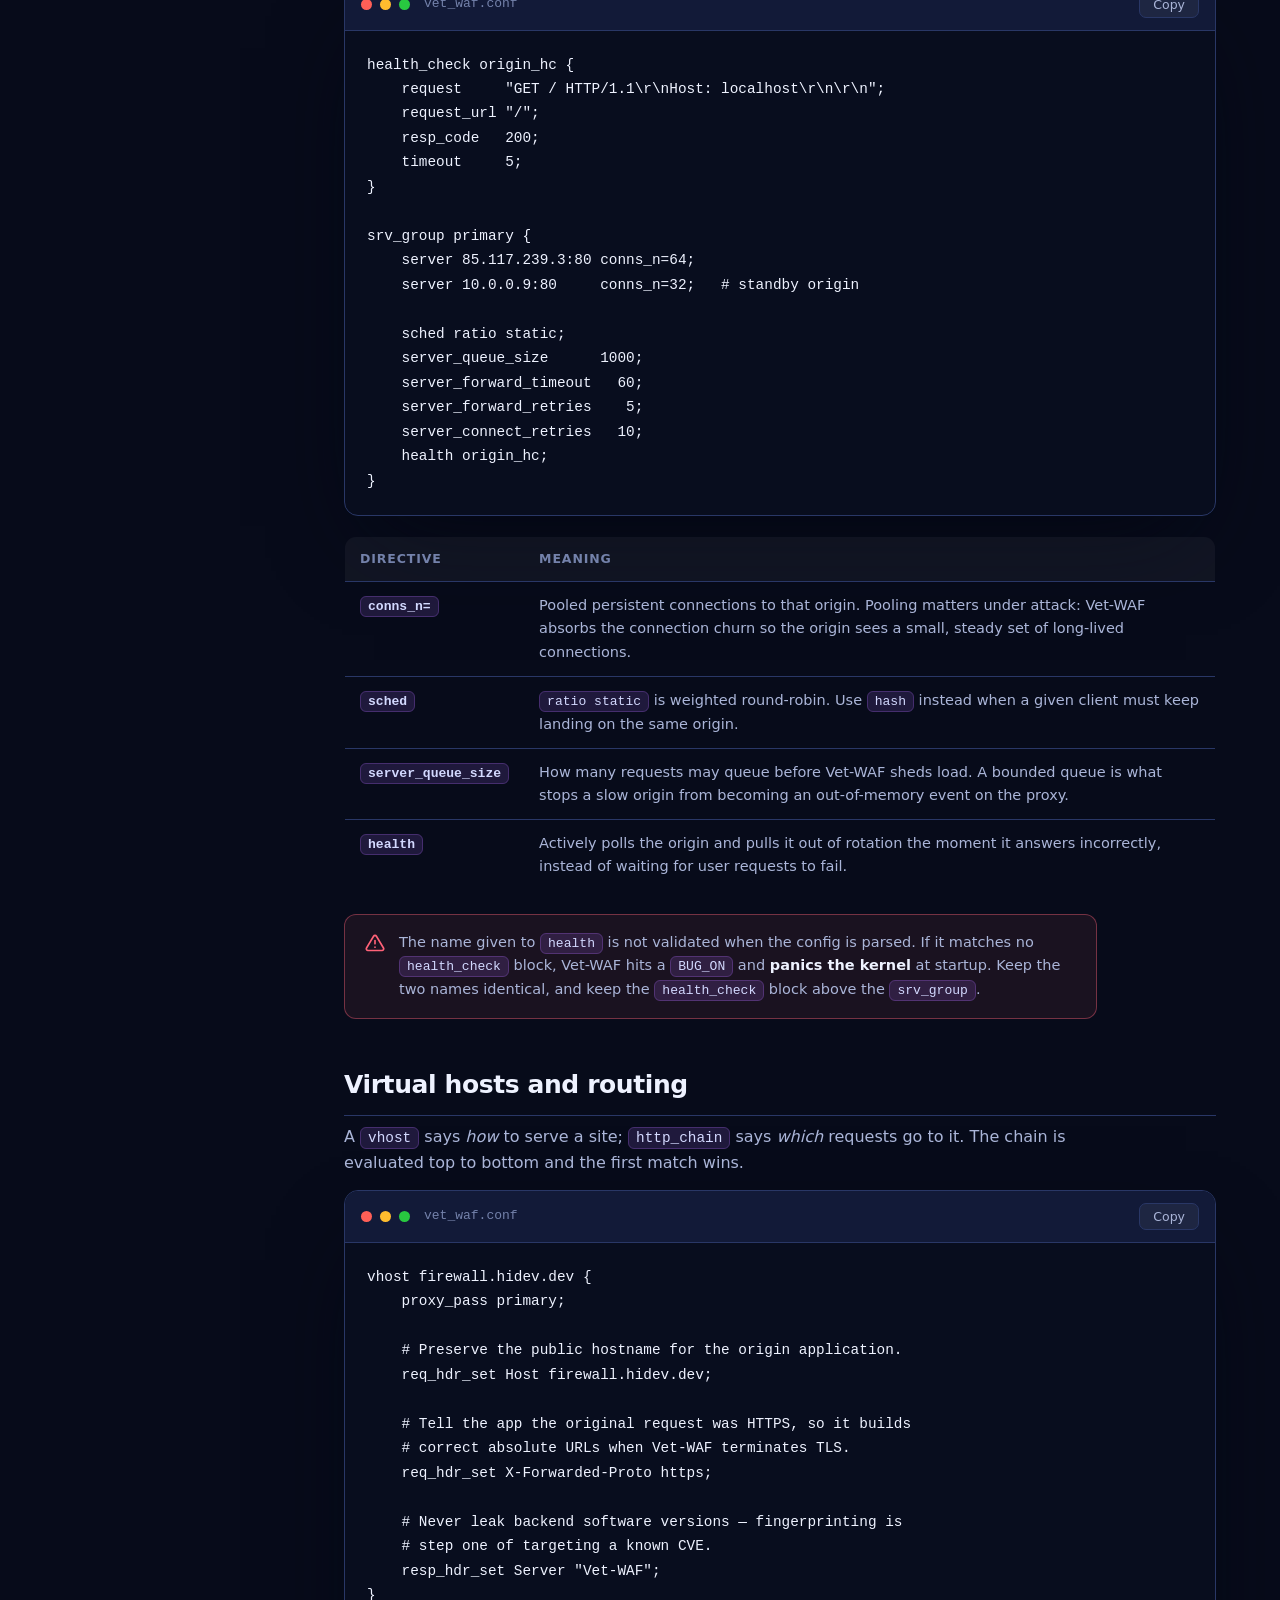
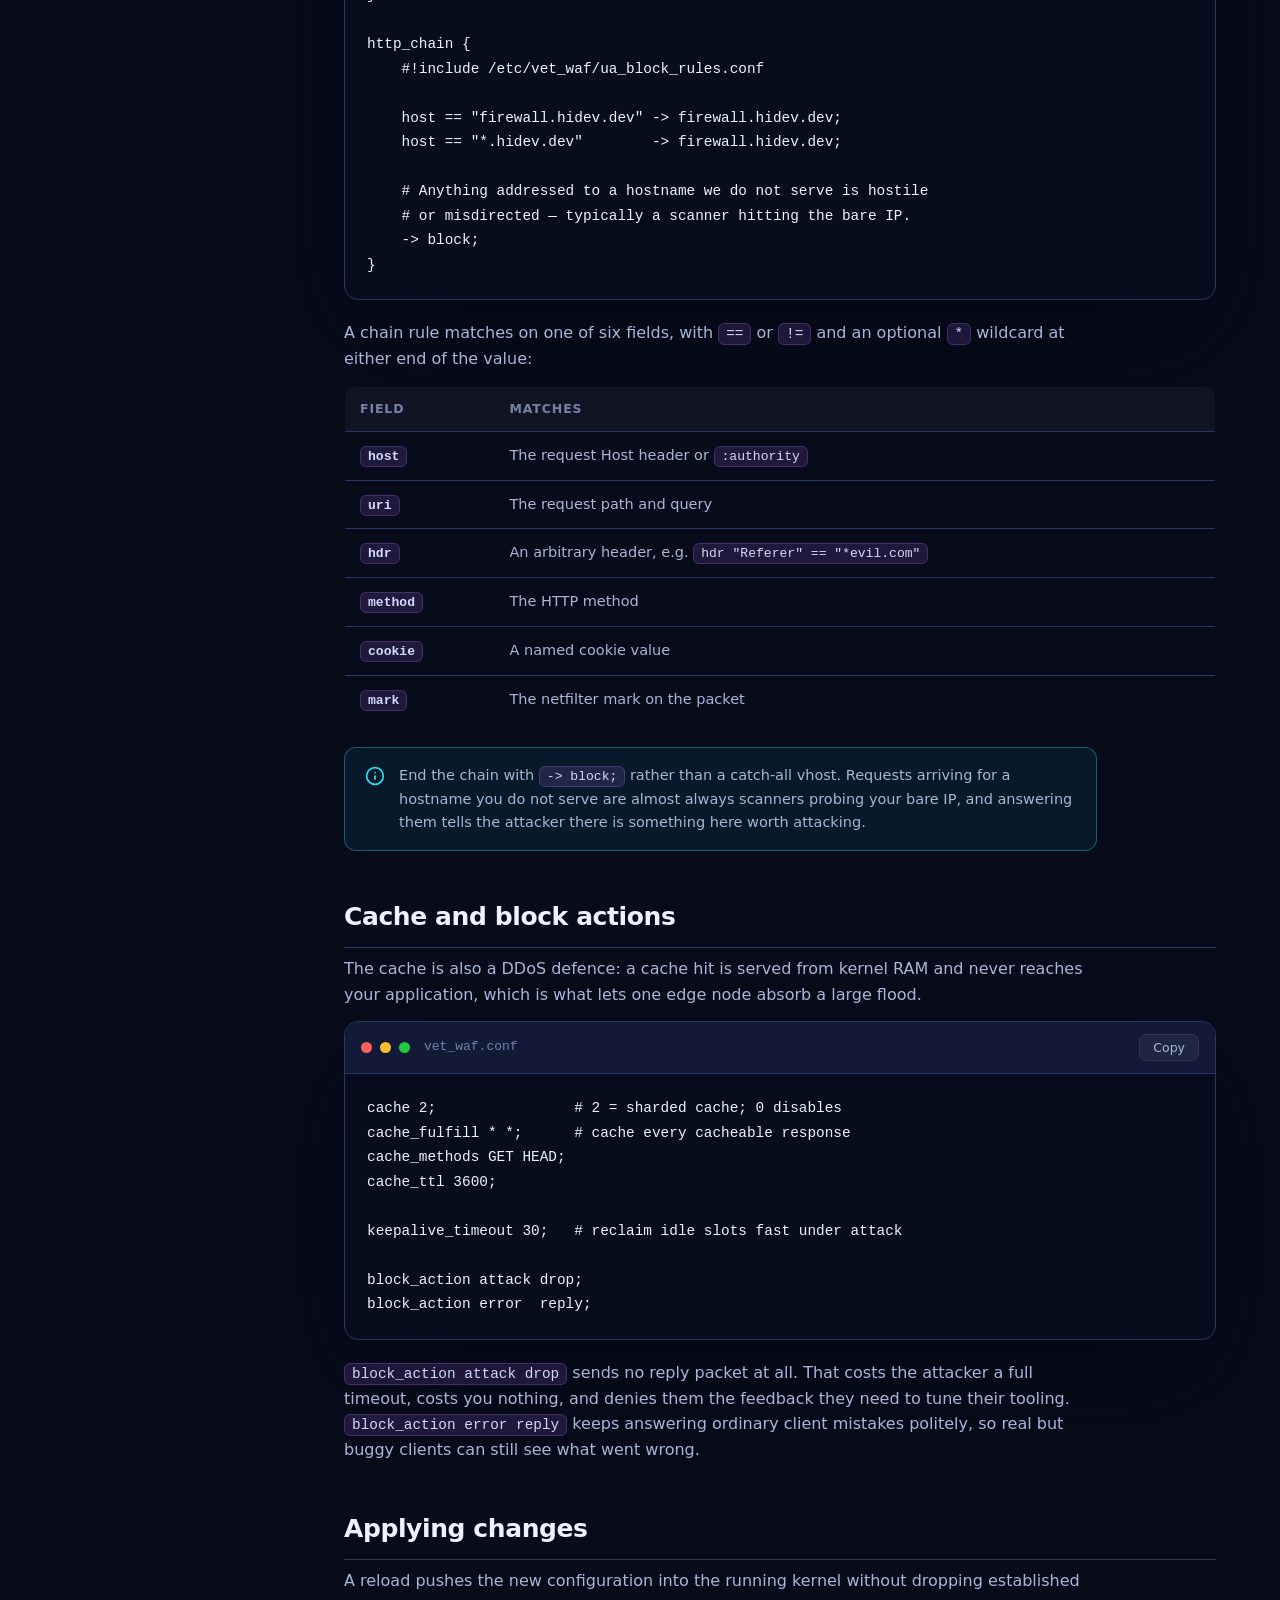
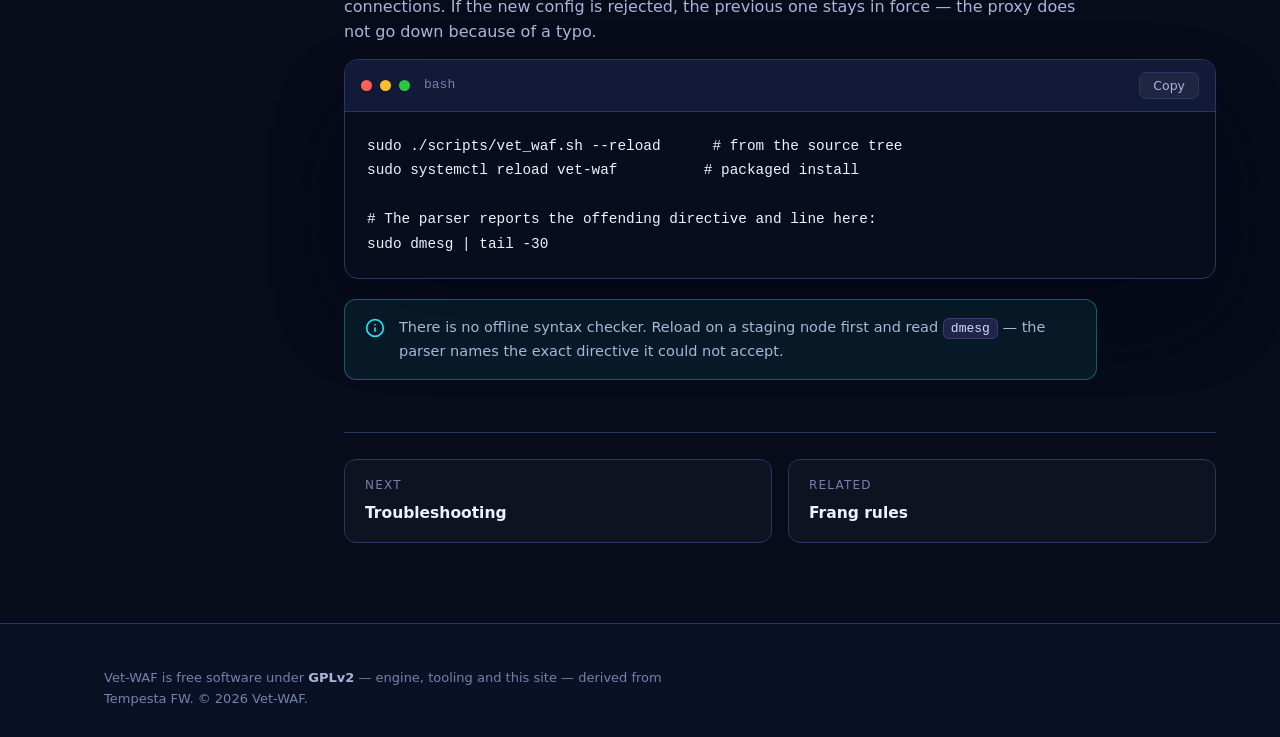
<file: docs/configuration.html>
<!DOCTYPE html>
<html lang="en" data-lang="en">
<head>
<meta charset="UTF-8">
<meta name="viewport" content="width=device-width, initial-scale=1.0">
<title>Configuration — Vet-WAF</title>
<meta name="description" data-i18n="meta.description" content="Vet-WAF configuration reference: syntax, listeners and TLS, backends and failover, virtual hosts and routing chains, cache, and how to reload safely.">
<meta name="theme-color" content="#0b1020">
<meta http-equiv="Content-Security-Policy" content="default-src 'self'; img-src 'self' data:; style-src 'self' 'unsafe-inline' https://fonts.googleapis.com; font-src https://fonts.gstatic.com; script-src 'self' 'unsafe-inline'; base-uri 'self'; form-action 'none'; frame-ancestors 'none'; upgrade-insecure-requests">
<link rel="canonical" href="https://hoangtuvungcao.github.io/vet-waf/configuration.html">
<link rel="icon" href="assets/favicon.ico" sizes="any">
<link rel="icon" type="image/svg+xml" href="assets/favicon.svg">
<link rel="preconnect" href="https://fonts.googleapis.com">
<link rel="preconnect" href="https://fonts.gstatic.com" crossorigin>
<link href="https://fonts.googleapis.com/css2?family=Inter:wght@400;500;600;700;800&family=JetBrains+Mono:wght@400;500&display=swap" rel="stylesheet">
<link rel="stylesheet" href="styles.css">
</head>
<body>

<header class="nav" id="nav">
  <div class="container nav__inner">
    <a class="brand" href="index.html" aria-label="Vet-WAF home">
      <img src="assets/mark.svg" alt="" width="34" height="34" class="brand__mark">
      <span class="brand__name">Vet<span class="brand__accent">-WAF</span></span>
    </a>
    <nav class="nav__links" id="navLinks" aria-label="Primary">
      <a href="index.html" data-i18n="nav.home">Home</a>
      <a href="quickstart.html" data-i18n="doc.quickstart">Quick start</a>
      <a href="kernel-patching.html" data-i18n="doc.kernel">Kernel patching</a>
      <a href="frang.html" data-i18n="doc.frang">Frang rules</a>
      <a href="configuration.html" data-i18n="doc.config">Configuration</a>
      <a href="troubleshooting.html" data-i18n="doc.trouble">Troubleshooting</a>
      <div class="lang" role="group" aria-label="Language">
        <button class="lang__btn" data-lang-set="en" aria-pressed="true">EN</button>
        <span class="lang__sep" aria-hidden="true">·</span>
        <button class="lang__btn" data-lang-set="vi" aria-pressed="false">VI</button>
      </div>
    </nav>
    <button class="nav__toggle" id="navToggle" aria-label="Toggle menu" aria-expanded="false">
      <span></span><span></span><span></span>
    </button>
  </div>
</header>

<div class="doc-shell">
  <aside class="doc-side">
    <h4 data-i18n="doc.onthispage">On this page</h4>
    <nav>
      <a href="quickstart.html">
        <svg viewBox="0 0 24 24" fill="none" stroke="currentColor" stroke-width="2" stroke-linecap="round" stroke-linejoin="round" aria-hidden="true"><path d="M13 2 3 14h9l-1 8 10-12h-9l1-8z"/></svg>
        <span data-i18n="doc.quickstart">Quick start</span></a>
      <a href="kernel-patching.html">
        <svg viewBox="0 0 24 24" fill="none" stroke="currentColor" stroke-width="2" stroke-linecap="round" stroke-linejoin="round" aria-hidden="true"><rect x="4" y="4" width="16" height="16" rx="2"/><rect x="9" y="9" width="6" height="6"/><path d="M9 2v2M15 2v2M9 20v2M15 20v2M2 9h2M2 15h2M20 9h2M20 15h2"/></svg>
        <span data-i18n="doc.kernel">Kernel patching</span></a>
      <a href="frang.html">
        <svg viewBox="0 0 24 24" fill="none" stroke="currentColor" stroke-width="2" stroke-linecap="round" stroke-linejoin="round" aria-hidden="true"><path d="M12 22s8-4 8-10V5l-8-3-8 3v7c0 6 8 10 8 10z"/></svg>
        <span data-i18n="doc.frang">Frang rules</span></a>
      <a class="active" href="configuration.html">
        <svg viewBox="0 0 24 24" fill="none" stroke="currentColor" stroke-width="2" stroke-linecap="round" stroke-linejoin="round" aria-hidden="true"><circle cx="12" cy="12" r="3"/><path d="M19.4 15a1.65 1.65 0 0 0 .33 1.82l.06.06a2 2 0 1 1-2.83 2.83l-.06-.06a1.65 1.65 0 0 0-1.82-.33 1.65 1.65 0 0 0-1 1.51V21a2 2 0 1 1-4 0v-.09A1.65 1.65 0 0 0 9 19.4a1.65 1.65 0 0 0-1.82.33l-.06.06a2 2 0 1 1-2.83-2.83l.06-.06a1.65 1.65 0 0 0 .33-1.82 1.65 1.65 0 0 0-1.51-1H3a2 2 0 1 1 0-4h.09A1.65 1.65 0 0 0 4.6 9a1.65 1.65 0 0 0-.33-1.82l-.06-.06a2 2 0 1 1 2.83-2.83l.06.06A1.65 1.65 0 0 0 9 4.6h.09A1.65 1.65 0 0 0 10 3.09V3a2 2 0 1 1 4 0v.09a1.65 1.65 0 0 0 1 1.51 1.65 1.65 0 0 0 1.82-.33l.06-.06a2 2 0 1 1 2.83 2.83l-.06.06A1.65 1.65 0 0 0 19.4 9v.09a1.65 1.65 0 0 0 1.51 1H21a2 2 0 1 1 0 4h-.09a1.65 1.65 0 0 0-1.51 1z"/></svg>
        <span data-i18n="doc.config">Configuration</span></a>
      <a href="troubleshooting.html">
        <svg viewBox="0 0 24 24" fill="none" stroke="currentColor" stroke-width="2" stroke-linecap="round" stroke-linejoin="round" aria-hidden="true"><circle cx="12" cy="12" r="10"/><path d="M9.09 9a3 3 0 0 1 5.83 1c0 2-3 3-3 3M12 17h.01"/></svg>
        <span data-i18n="doc.trouble">Troubleshooting</span></a>
    </nav>
  </aside>

  <main class="doc-main">
    <div class="doc-eyebrow" data-i18n="cf.eyebrow">Reference</div>
    <h1 data-i18n="cf.h1">Configuration</h1>
    <p class="doc-lead" data-i18n="cf.lead">Everything Vet-WAF does is driven by one file. This page covers its syntax and every block you are likely to need, in the order they appear.</p>

    <section class="doc-sec" id="syntax">
      <h2 data-i18n="cf.sx.h">File and syntax</h2>
      <p data-i18n-html="cf.sx.p1">Vet-WAF reads <code>etc/vet_waf.conf</code> from the source tree by default; override the path with the <code>TFW_CFG_PATH</code> environment variable. A packaged install normally keeps it at <code>/etc/vet_waf/vet_waf.conf</code>.</p>
      <ul><li data-i18n-html="cf.sx.l1">One directive per line, always terminated by a semicolon <code>;</code>.</li><li data-i18n-html="cf.sx.l2"><code>#</code> starts a comment and runs to the end of the line.</li><li data-i18n-html="cf.sx.l3">Braces <code>{ }</code> group directives into a section, such as <code>frang_limits</code> or <code>srv_group</code>.</li><li data-i18n-html="cf.sx.l4">Sizes are in bytes and durations in seconds unless a directive says otherwise.</li><li data-i18n-html="cf.sx.l5"><code>#!include /path/to/file.conf</code> splices in another file — useful for large bot-blocking rule sets.</li></ul>
      <div class="callout callout--warn">
        <svg viewBox="0 0 24 24" fill="none" stroke="currentColor" stroke-width="2" stroke-linecap="round" stroke-linejoin="round" aria-hidden="true"><path d="M10.29 3.86 1.82 18a2 2 0 0 0 1.71 3h16.94a2 2 0 0 0 1.71-3L13.71 3.86a2 2 0 0 0-3.42 0z"/><path d="M12 9v4M12 17h.01"/></svg>
        <p data-i18n-html="cf.sx.warn">Order matters in two places: a <code>health_check</code> block must be defined <b>before</b> the <code>srv_group</code> that names it, and rules in <code>http_chain</code> are evaluated top to bottom with the first match winning — so a catch-all placed early makes everything after it unreachable.</p>
      </div>
    </section>

    <section class="doc-sec" id="listen">
      <h2 data-i18n="cf.ls.h">Listeners and TLS</h2>
      <p data-i18n-html="cf.ls.p1">Vet-WAF terminates TLS inside the kernel, so HTTPS is the fast path rather than a slow one. Prefer it in production.</p>
      <div class="code">
        <div class="code__bar">
          <span class="dot"></span><span class="dot"></span><span class="dot"></span>
          <span class="code__title">vet_waf.conf</span>
          <button class="code__copy" data-copy data-i18n="code.copy">Copy</button>
        </div>
<pre><code>listen 80;
listen 443 proto=h2,https;

# A global certificate applies to the implicit default vhost only.
tls_certificate     /etc/vet_waf/tls/server.crt;
tls_certificate_key /etc/vet_waf/tls/server.key;</code></pre>
      </div>
      <div class="callout callout--danger">
        <svg viewBox="0 0 24 24" fill="none" stroke="currentColor" stroke-width="2" stroke-linecap="round" stroke-linejoin="round" aria-hidden="true"><path d="M10.29 3.86 1.82 18a2 2 0 0 0 1.71 3h16.94a2 2 0 0 0 1.71-3L13.71 3.86a2 2 0 0 0-3.42 0z"/><path d="M12 9v4M12 17h.01"/></svg>
        <p data-i18n-html="cf.ls.danger">A global <code>tls_certificate</code> and an explicitly named <code>vhost</code> are mutually exclusive — Vet-WAF rejects the config at startup. A named vhost serves its own certificate over SNI, so move both <code>tls_certificate</code> lines <b>inside</b> the <code>vhost</code> block whenever you name one.</p>
      </div>
    </section>

    <section class="doc-sec" id="backend">
      <h2 data-i18n="cf.bk.h">Backends and failover</h2>
      <p data-i18n-html="cf.bk.p1">A <code>srv_group</code> is a pool of origin servers. List more than one <code>server</code> line and Vet-WAF load-balances across them, taking any that stops responding out of rotation automatically.</p>
      <div class="code">
        <div class="code__bar">
          <span class="dot"></span><span class="dot"></span><span class="dot"></span>
          <span class="code__title">vet_waf.conf</span>
          <button class="code__copy" data-copy data-i18n="code.copy">Copy</button>
        </div>
<pre><code>health_check origin_hc {
    request     "GET / HTTP/1.1\r\nHost: localhost\r\n\r\n";
    request_url "/";
    resp_code   200;
    timeout     5;
}

srv_group primary {
    server 85.117.239.3:80 conns_n=64;
    server 10.0.0.9:80     conns_n=32;   # standby origin

    sched ratio static;
    server_queue_size      1000;
    server_forward_timeout   60;
    server_forward_retries    5;
    server_connect_retries   10;
    health origin_hc;
}</code></pre>
      </div>
      <table class="doc-table">
        <thead><tr><th data-i18n="cf.bk.t.h1">Directive</th><th data-i18n="cf.bk.t.h2">Meaning</th></tr></thead>
        <tbody>
          <tr><td data-i18n-html="cf.bk.t.r1a"><code>conns_n=</code></td><td data-i18n-html="cf.bk.t.r1b">Pooled persistent connections to that origin. Pooling matters under attack: Vet-WAF absorbs the connection churn so the origin sees a small, steady set of long-lived connections.</td></tr>
          <tr><td data-i18n-html="cf.bk.t.r2a"><code>sched</code></td><td data-i18n-html="cf.bk.t.r2b"><code>ratio static</code> is weighted round-robin. Use <code>hash</code> instead when a given client must keep landing on the same origin.</td></tr>
          <tr><td data-i18n-html="cf.bk.t.r3a"><code>server_queue_size</code></td><td data-i18n-html="cf.bk.t.r3b">How many requests may queue before Vet-WAF sheds load. A bounded queue is what stops a slow origin from becoming an out-of-memory event on the proxy.</td></tr>
          <tr><td data-i18n-html="cf.bk.t.r4a"><code>health</code></td><td data-i18n-html="cf.bk.t.r4b">Actively polls the origin and pulls it out of rotation the moment it answers incorrectly, instead of waiting for user requests to fail.</td></tr>
        </tbody>
      </table>
      <div class="callout callout--danger">
        <svg viewBox="0 0 24 24" fill="none" stroke="currentColor" stroke-width="2" stroke-linecap="round" stroke-linejoin="round" aria-hidden="true"><path d="M10.29 3.86 1.82 18a2 2 0 0 0 1.71 3h16.94a2 2 0 0 0 1.71-3L13.71 3.86a2 2 0 0 0-3.42 0z"/><path d="M12 9v4M12 17h.01"/></svg>
        <p data-i18n-html="cf.bk.danger">The name given to <code>health</code> is not validated when the config is parsed. If it matches no <code>health_check</code> block, Vet-WAF hits a <code>BUG_ON</code> and <b>panics the kernel</b> at startup. Keep the two names identical, and keep the <code>health_check</code> block above the <code>srv_group</code>.</p>
      </div>
    </section>

    <section class="doc-sec" id="routing">
      <h2 data-i18n="cf.rt.h">Virtual hosts and routing</h2>
      <p data-i18n-html="cf.rt.p1">A <code>vhost</code> says <i>how</i> to serve a site; <code>http_chain</code> says <i>which</i> requests go to it. The chain is evaluated top to bottom and the first match wins.</p>
      <div class="code">
        <div class="code__bar">
          <span class="dot"></span><span class="dot"></span><span class="dot"></span>
          <span class="code__title">vet_waf.conf</span>
          <button class="code__copy" data-copy data-i18n="code.copy">Copy</button>
        </div>
<pre><code>vhost firewall.hidev.dev {
    proxy_pass primary;

    # Preserve the public hostname for the origin application.
    req_hdr_set Host firewall.hidev.dev;

    # Tell the app the original request was HTTPS, so it builds
    # correct absolute URLs when Vet-WAF terminates TLS.
    req_hdr_set X-Forwarded-Proto https;

    # Never leak backend software versions — fingerprinting is
    # step one of targeting a known CVE.
    resp_hdr_set Server "Vet-WAF";
}

http_chain {
    #!include /etc/vet_waf/ua_block_rules.conf

    host == "firewall.hidev.dev" -&gt; firewall.hidev.dev;
    host == "*.hidev.dev"        -&gt; firewall.hidev.dev;

    # Anything addressed to a hostname we do not serve is hostile
    # or misdirected — typically a scanner hitting the bare IP.
    -&gt; block;
}</code></pre>
      </div>
      <p data-i18n-html="cf.rt.p2">A chain rule matches on one of six fields, with <code>==</code> or <code>!=</code> and an optional <code>*</code> wildcard at either end of the value:</p>
      <table class="doc-table">
        <thead><tr><th data-i18n="cf.rt.t.h1">Field</th><th data-i18n="cf.rt.t.h2">Matches</th></tr></thead>
        <tbody>
          <tr><td data-i18n-html="cf.rt.t.r1a"><code>host</code></td><td data-i18n-html="cf.rt.t.r1b">The request Host header or <code>:authority</code></td></tr>
          <tr><td data-i18n-html="cf.rt.t.r2a"><code>uri</code></td><td data-i18n-html="cf.rt.t.r2b">The request path and query</td></tr>
          <tr><td data-i18n-html="cf.rt.t.r3a"><code>hdr</code></td><td data-i18n-html="cf.rt.t.r3b">An arbitrary header, e.g. <code>hdr "Referer" == "*evil.com"</code></td></tr>
          <tr><td data-i18n-html="cf.rt.t.r4a"><code>method</code></td><td data-i18n-html="cf.rt.t.r4b">The HTTP method</td></tr>
          <tr><td data-i18n-html="cf.rt.t.r5a"><code>cookie</code></td><td data-i18n-html="cf.rt.t.r5b">A named cookie value</td></tr>
          <tr><td data-i18n-html="cf.rt.t.r6a"><code>mark</code></td><td data-i18n-html="cf.rt.t.r6b">The netfilter mark on the packet</td></tr>
        </tbody>
      </table>
      <div class="callout callout--tip">
        <svg viewBox="0 0 24 24" fill="none" stroke="currentColor" stroke-width="2" stroke-linecap="round" stroke-linejoin="round" aria-hidden="true"><circle cx="12" cy="12" r="10"/><path d="M12 16v-4M12 8h.01"/></svg>
        <p data-i18n-html="cf.rt.tip">End the chain with <code>-&gt; block;</code> rather than a catch-all vhost. Requests arriving for a hostname you do not serve are almost always scanners probing your bare IP, and answering them tells the attacker there is something here worth attacking.</p>
      </div>
    </section>

    <section class="doc-sec" id="cache">
      <h2 data-i18n="cf.ca.h">Cache and block actions</h2>
      <p data-i18n-html="cf.ca.p1">The cache is also a DDoS defence: a cache hit is served from kernel RAM and never reaches your application, which is what lets one edge node absorb a large flood.</p>
      <div class="code">
        <div class="code__bar">
          <span class="dot"></span><span class="dot"></span><span class="dot"></span>
          <span class="code__title">vet_waf.conf</span>
          <button class="code__copy" data-copy data-i18n="code.copy">Copy</button>
        </div>
<pre><code>cache 2;                # 2 = sharded cache; 0 disables
cache_fulfill * *;      # cache every cacheable response
cache_methods GET HEAD;
cache_ttl 3600;

keepalive_timeout 30;   # reclaim idle slots fast under attack

block_action attack drop;
block_action error  reply;</code></pre>
      </div>
      <p data-i18n-html="cf.ca.p2"><code>block_action attack drop</code> sends no reply packet at all. That costs the attacker a full timeout, costs you nothing, and denies them the feedback they need to tune their tooling. <code>block_action error reply</code> keeps answering ordinary client mistakes politely, so real but buggy clients can still see what went wrong.</p>
    </section>

    <section class="doc-sec" id="reload">
      <h2 data-i18n="cf.rl.h">Applying changes</h2>
      <p data-i18n-html="cf.rl.p1">A reload pushes the new configuration into the running kernel without dropping established connections. If the new config is rejected, the previous one stays in force — the proxy does not go down because of a typo.</p>
      <div class="code">
        <div class="code__bar">
          <span class="dot"></span><span class="dot"></span><span class="dot"></span>
          <span class="code__title">bash</span>
          <button class="code__copy" data-copy data-i18n="code.copy">Copy</button>
        </div>
<pre><code>sudo ./scripts/vet_waf.sh --reload      # from the source tree
sudo systemctl reload vet-waf          # packaged install

# The parser reports the offending directive and line here:
sudo dmesg | tail -30</code></pre>
      </div>
      <div class="callout callout--tip">
        <svg viewBox="0 0 24 24" fill="none" stroke="currentColor" stroke-width="2" stroke-linecap="round" stroke-linejoin="round" aria-hidden="true"><circle cx="12" cy="12" r="10"/><path d="M12 16v-4M12 8h.01"/></svg>
        <p data-i18n-html="cf.rl.tip">There is no offline syntax checker. Reload on a staging node first and read <code>dmesg</code> — the parser names the exact directive it could not accept.</p>
      </div>
    </section>



    <nav class="doc-nav">
      <a href="troubleshooting.html">
        <span data-i18n="doc.next">Next</span>
        <b data-i18n="doc.trouble">Troubleshooting</b>
      </a>
      <a href="frang.html">
        <span data-i18n="doc.related">Related</span>
        <b data-i18n="doc.frang">Frang rules</b>
      </a>
    </nav>
  </main>
</div>

<footer class="footer">
  <div class="container">
    <p class="footer__legal" data-i18n-html="footer.legal">
      Vet-WAF is free software under <b>GPLv2</b> — engine, tooling and this site — derived from Tempesta FW. &copy; 2026 Vet-WAF.
    </p>
  </div>
</footer>

<script>
window.VETWAF_I18N = {
  "en": {
    "cf.bk.danger": "The name given to <code>health</code> is not validated when the config is parsed. If it matches no <code>health_check</code> block, Vet-WAF hits a <code>BUG_ON</code> and <b>panics the kernel</b> at startup. Keep the two names identical, and keep the <code>health_check</code> block above the <code>srv_group</code>.",
    "cf.bk.h": "Backends and failover",
    "cf.bk.p1": "A <code>srv_group</code> is a pool of origin servers. List more than one <code>server</code> line and Vet-WAF load-balances across them, taking any that stops responding out of rotation automatically.",
    "cf.bk.t.h1": "Directive",
    "cf.bk.t.h2": "Meaning",
    "cf.bk.t.r1a": "<code>conns_n=</code>",
    "cf.bk.t.r1b": "Pooled persistent connections to that origin. Pooling matters under attack: Vet-WAF absorbs the connection churn so the origin sees a small, steady set of long-lived connections.",
    "cf.bk.t.r2a": "<code>sched</code>",
    "cf.bk.t.r2b": "<code>ratio static</code> is weighted round-robin. Use <code>hash</code> instead when a given client must keep landing on the same origin.",
    "cf.bk.t.r3a": "<code>server_queue_size</code>",
    "cf.bk.t.r3b": "How many requests may queue before Vet-WAF sheds load. A bounded queue is what stops a slow origin from becoming an out-of-memory event on the proxy.",
    "cf.bk.t.r4a": "<code>health</code>",
    "cf.bk.t.r4b": "Actively polls the origin and pulls it out of rotation the moment it answers incorrectly, instead of waiting for user requests to fail.",
    "cf.ca.h": "Cache and block actions",
    "cf.ca.p1": "The cache is also a DDoS defence: a cache hit is served from kernel RAM and never reaches your application, which is what lets one edge node absorb a large flood.",
    "cf.ca.p2": "<code>block_action attack drop</code> sends no reply packet at all. That costs the attacker a full timeout, costs you nothing, and denies them the feedback they need to tune their tooling. <code>block_action error reply</code> keeps answering ordinary client mistakes politely, so real but buggy clients can still see what went wrong.",
    "cf.eyebrow": "Reference",
    "cf.h1": "Configuration",
    "cf.lead": "Everything Vet-WAF does is driven by one file. This page covers its syntax and every block you are likely to need, in the order they appear.",
    "cf.ls.danger": "A global <code>tls_certificate</code> and an explicitly named <code>vhost</code> are mutually exclusive — Vet-WAF rejects the config at startup. A named vhost serves its own certificate over SNI, so move both <code>tls_certificate</code> lines <b>inside</b> the <code>vhost</code> block whenever you name one.",
    "cf.ls.h": "Listeners and TLS",
    "cf.ls.p1": "Vet-WAF terminates TLS inside the kernel, so HTTPS is the fast path rather than a slow one. Prefer it in production.",
    "cf.rl.h": "Applying changes",
    "cf.rl.p1": "A reload pushes the new configuration into the running kernel without dropping established connections. If the new config is rejected, the previous one stays in force — the proxy does not go down because of a typo.",
    "cf.rl.tip": "There is no offline syntax checker. Reload on a staging node first and read <code>dmesg</code> — the parser names the exact directive it could not accept.",
    "cf.rt.h": "Virtual hosts and routing",
    "cf.rt.p1": "A <code>vhost</code> says <i>how</i> to serve a site; <code>http_chain</code> says <i>which</i> requests go to it. The chain is evaluated top to bottom and the first match wins.",
    "cf.rt.p2": "A chain rule matches on one of six fields, with <code>==</code> or <code>!=</code> and an optional <code>*</code> wildcard at either end of the value:",
    "cf.rt.t.h1": "Field",
    "cf.rt.t.h2": "Matches",
    "cf.rt.t.r1a": "<code>host</code>",
    "cf.rt.t.r1b": "The request Host header or <code>:authority</code>",
    "cf.rt.t.r2a": "<code>uri</code>",
    "cf.rt.t.r2b": "The request path and query",
    "cf.rt.t.r3a": "<code>hdr</code>",
    "cf.rt.t.r3b": "An arbitrary header, e.g. <code>hdr \"Referer\" == \"*evil.com\"</code>",
    "cf.rt.t.r4a": "<code>method</code>",
    "cf.rt.t.r4b": "The HTTP method",
    "cf.rt.t.r5a": "<code>cookie</code>",
    "cf.rt.t.r5b": "A named cookie value",
    "cf.rt.t.r6a": "<code>mark</code>",
    "cf.rt.t.r6b": "The netfilter mark on the packet",
    "cf.rt.tip": "End the chain with <code>-&gt; block;</code> rather than a catch-all vhost. Requests arriving for a hostname you do not serve are almost always scanners probing your bare IP, and answering them tells the attacker there is something here worth attacking.",
    "cf.sx.h": "File and syntax",
    "cf.sx.l1": "One directive per line, always terminated by a semicolon <code>;</code>.",
    "cf.sx.l2": "<code>#</code> starts a comment and runs to the end of the line.",
    "cf.sx.l3": "Braces <code>{ }</code> group directives into a section, such as <code>frang_limits</code> or <code>srv_group</code>.",
    "cf.sx.l4": "Sizes are in bytes and durations in seconds unless a directive says otherwise.",
    "cf.sx.l5": "<code>#!include /path/to/file.conf</code> splices in another file — useful for large bot-blocking rule sets.",
    "cf.sx.p1": "Vet-WAF reads <code>etc/vet_waf.conf</code> from the source tree by default; override the path with the <code>TFW_CFG_PATH</code> environment variable. A packaged install normally keeps it at <code>/etc/vet_waf/vet_waf.conf</code>.",
    "cf.sx.warn": "Order matters in two places: a <code>health_check</code> block must be defined <b>before</b> the <code>srv_group</code> that names it, and rules in <code>http_chain</code> are evaluated top to bottom with the first match winning — so a catch-all placed early makes everything after it unreachable.",
    "code.copy": "Copy",
    "doc.next": "Next",
    "doc.related": "Related",
    "meta.description": "Vet-WAF configuration reference: syntax, listeners and TLS, backends and failover, virtual hosts and routing chains, cache, and how to reload safely."
  },
  "vi": {
    "cf.bk.danger": "Tên đưa cho <code>health</code> không được kiểm tra khi phân tích cấu hình. Nếu nó không khớp khối <code>health_check</code> nào, Vet-WAF sẽ gặp <code>BUG_ON</code> và <b>gây panic nhân</b> ngay khi khởi động. Hãy giữ hai tên giống nhau và đặt khối <code>health_check</code> phía trên <code>srv_group</code>.",
    "cf.bk.h": "Backend và dự phòng",
    "cf.bk.p1": "Một <code>srv_group</code> là nhóm các server gốc. Hãy liệt kê nhiều dòng <code>server</code> và Vet-WAF sẽ cân bằng tải giữa chúng, tự động loại khỏi vòng luân phiên bất kỳ server nào ngừng phản hồi.",
    "cf.bk.t.h1": "Chỉ thị",
    "cf.bk.t.h2": "Ý nghĩa",
    "cf.bk.t.r1a": "<code>conns_n=</code>",
    "cf.bk.t.r1b": "Số kết nối bền được gộp tới origin đó. Việc gộp rất quan trọng khi bị tấn công: Vet-WAF hấp thụ sự biến động kết nối để origin chỉ thấy một tập kết nối nhỏ, ổn định và lâu dài.",
    "cf.bk.t.r2a": "<code>sched</code>",
    "cf.bk.t.r2b": "<code>ratio static</code> là luân phiên theo trọng số. Dùng <code>hash</code> khi một client cần luôn được đưa tới cùng một origin.",
    "cf.bk.t.r3a": "<code>server_queue_size</code>",
    "cf.bk.t.r3b": "Số request được phép xếp hàng trước khi Vet-WAF bắt đầu loại bỏ tải. Hàng đợi có giới hạn là thứ ngăn một origin chậm biến thành sự cố cạn bộ nhớ trên proxy.",
    "cf.bk.t.r4a": "<code>health</code>",
    "cf.bk.t.r4b": "Chủ động thăm dò origin và loại nó khỏi vòng luân phiên ngay khi nó trả lời sai, thay vì đợi request của người dùng thất bại.",
    "cf.ca.h": "Bộ đệm và hành động chặn",
    "cf.ca.p1": "Bộ đệm cũng là một biện pháp chống DDoS: một lần trúng cache được phục vụ từ RAM trong nhân và không bao giờ chạm tới ứng dụng của bạn, đó chính là điều giúp một node biên hấp thụ được một trận lũ lớn.",
    "cf.ca.p2": "<code>block_action attack drop</code> hoàn toàn không gửi gói phản hồi nào. Điều đó bắt kẻ tấn công phải chờ hết thời gian chờ, không tốn gì của bạn, và không cho họ phản hồi cần thiết để tinh chỉnh công cụ. Trong khi đó <code>block_action error reply</code> vẫn lịch sự trả lời các lỗi thông thường của client, để những client thật nhưng có lỗi vẫn biết chuyện gì đã xảy ra.",
    "cf.eyebrow": "Tra cứu",
    "cf.h1": "Cấu hình",
    "cf.lead": "Mọi hoạt động của Vet-WAF đều do một tệp cấu hình điều khiển. Trang này trình bày cú pháp và từng khối bạn có thể cần, theo đúng thứ tự chúng xuất hiện.",
    "cf.ls.danger": "Chứng chỉ <code>tls_certificate</code> ở mức toàn cục và một <code>vhost</code> được đặt tên tường minh là loại trừ nhau — Vet-WAF sẽ từ chối cấu hình ngay khi khởi động. Vhost có tên tự phục vụ chứng chỉ riêng qua SNI, nên hãy chuyển cả hai dòng <code>tls_certificate</code> vào <b>trong</b> khối <code>vhost</code> khi bạn đặt tên cho nó.",
    "cf.ls.h": "Cổng lắng nghe và TLS",
    "cf.ls.p1": "Vet-WAF kết thúc TLS ngay trong nhân, nên HTTPS là đường nhanh chứ không phải đường chậm. Hãy ưu tiên dùng nó ở môi trường thật.",
    "cf.rl.h": "Áp dụng thay đổi",
    "cf.rl.p1": "Lệnh reload đẩy cấu hình mới vào nhân đang chạy mà không làm rớt các kết nối đang mở. Nếu cấu hình mới bị từ chối, cấu hình cũ vẫn tiếp tục có hiệu lực — proxy sẽ không sập chỉ vì một lỗi gõ nhầm.",
    "cf.rl.tip": "Không có công cụ kiểm tra cú pháp ngoại tuyến. Hãy reload trên một node thử nghiệm trước và đọc <code>dmesg</code> — bộ phân tích sẽ nêu đích danh chỉ thị mà nó không chấp nhận được.",
    "cf.rt.h": "Virtual host và định tuyến",
    "cf.rt.p1": "Khối <code>vhost</code> mô tả <i>cách</i> phục vụ một site; <code>http_chain</code> quyết định <i>những request nào</i> sẽ được đưa tới đó. Chuỗi luật được xét từ trên xuống và luật khớp đầu tiên thắng.",
    "cf.rt.p2": "Một luật trong chuỗi so khớp trên một trong sáu trường, dùng <code>==</code> hoặc <code>!=</code>, và có thể đặt ký tự đại diện <code>*</code> ở đầu hoặc cuối giá trị:",
    "cf.rt.t.h1": "Trường",
    "cf.rt.t.h2": "So khớp với",
    "cf.rt.t.r1a": "<code>host</code>",
    "cf.rt.t.r1b": "Header Host của request hoặc <code>:authority</code>",
    "cf.rt.t.r2a": "<code>uri</code>",
    "cf.rt.t.r2b": "Đường dẫn và query của request",
    "cf.rt.t.r3a": "<code>hdr</code>",
    "cf.rt.t.r3b": "Một header bất kỳ, ví dụ <code>hdr \"Referer\" == \"*evil.com\"</code>",
    "cf.rt.t.r4a": "<code>method</code>",
    "cf.rt.t.r4b": "Phương thức HTTP",
    "cf.rt.t.r5a": "<code>cookie</code>",
    "cf.rt.t.r5b": "Giá trị của một cookie theo tên",
    "cf.rt.t.r6a": "<code>mark</code>",
    "cf.rt.t.r6b": "Nhãn netfilter gắn trên gói tin",
    "cf.rt.tip": "Hãy kết thúc chuỗi bằng <code>-&gt; block;</code> thay vì một vhost bắt-tất-cả. Request gửi tới một hostname bạn không phục vụ gần như luôn là máy quét đang dò IP trần của bạn, và việc trả lời chúng cho kẻ tấn công biết ở đây có thứ đáng để tấn công.",
    "cf.sx.h": "Tệp cấu hình và cú pháp",
    "cf.sx.l1": "Mỗi dòng một chỉ thị, luôn kết thúc bằng dấu chấm phẩy <code>;</code>.",
    "cf.sx.l2": "<code>#</code> bắt đầu một chú thích, có hiệu lực đến hết dòng.",
    "cf.sx.l3": "Cặp ngoặc nhọn <code>{ }</code> nhóm các chỉ thị thành một khối, ví dụ <code>frang_limits</code> hay <code>srv_group</code>.",
    "cf.sx.l4": "Kích thước tính theo byte và thời lượng tính theo giây, trừ khi chỉ thị nói khác.",
    "cf.sx.l5": "<code>#!include /path/to/file.conf</code> chèn thêm một tệp khác — hữu ích cho các bộ luật chặn bot lớn.",
    "cf.sx.p1": "Mặc định Vet-WAF đọc <code>etc/vet_waf.conf</code> trong cây mã nguồn; có thể đổi đường dẫn bằng biến môi trường <code>TFW_CFG_PATH</code>. Bản cài đặt đóng gói thường đặt tệp này ở <code>/etc/vet_waf/vet_waf.conf</code>.",
    "cf.sx.warn": "Thứ tự quan trọng ở hai chỗ: khối <code>health_check</code> phải được định nghĩa <b>trước</b> khối <code>srv_group</code> gọi tên nó, và các luật trong <code>http_chain</code> được xét từ trên xuống, luật khớp đầu tiên thắng — nên một luật bắt-tất-cả đặt quá sớm sẽ khiến mọi luật sau đó không bao giờ được xét.",
    "code.copy": "Chép",
    "doc.next": "Tiếp theo",
    "doc.related": "Liên quan",
    "meta.description": "Tra cứu cấu hình Vet-WAF: cú pháp, cổng lắng nghe và TLS, backend và dự phòng, virtual host và chuỗi định tuyến, bộ đệm, và cách reload an toàn."
  }
};
</script>
<script src="site.js"></script>
<script defer src="fx.js"></script>
</body>
</html>
</file>
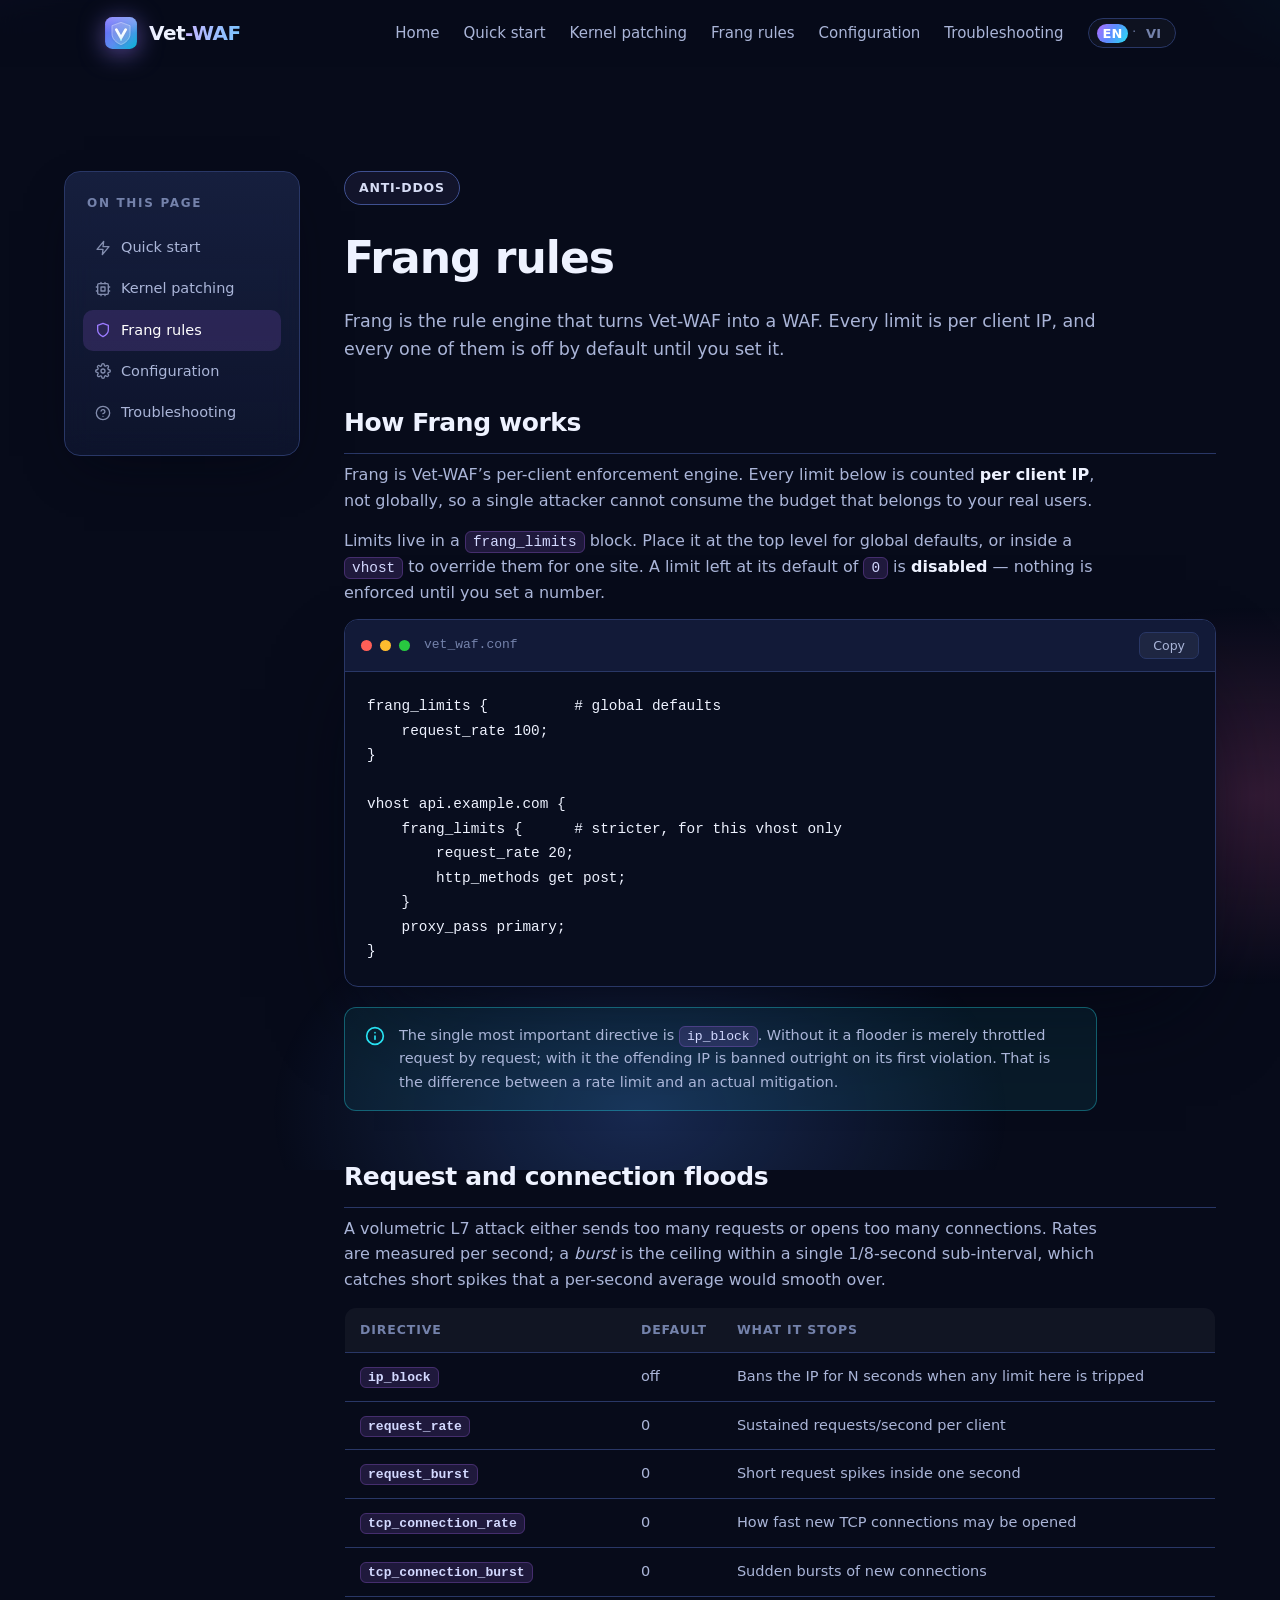
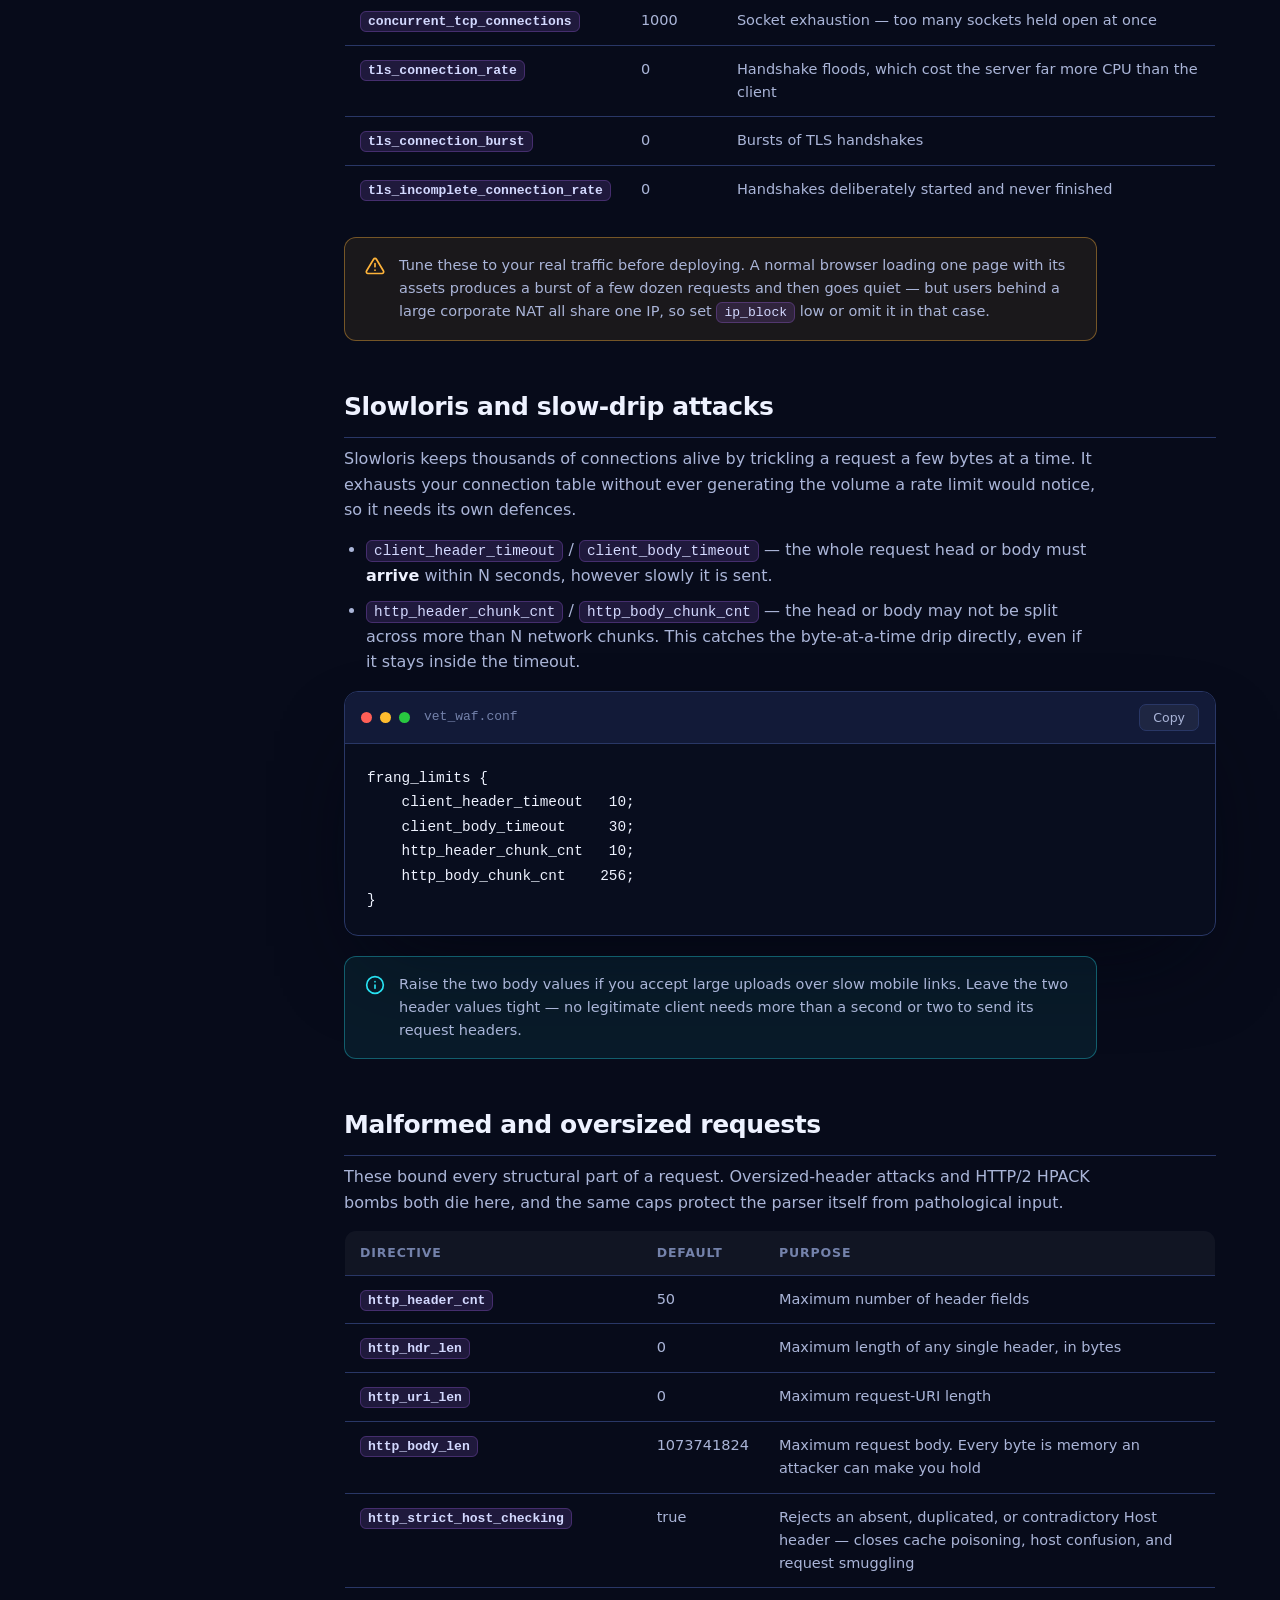
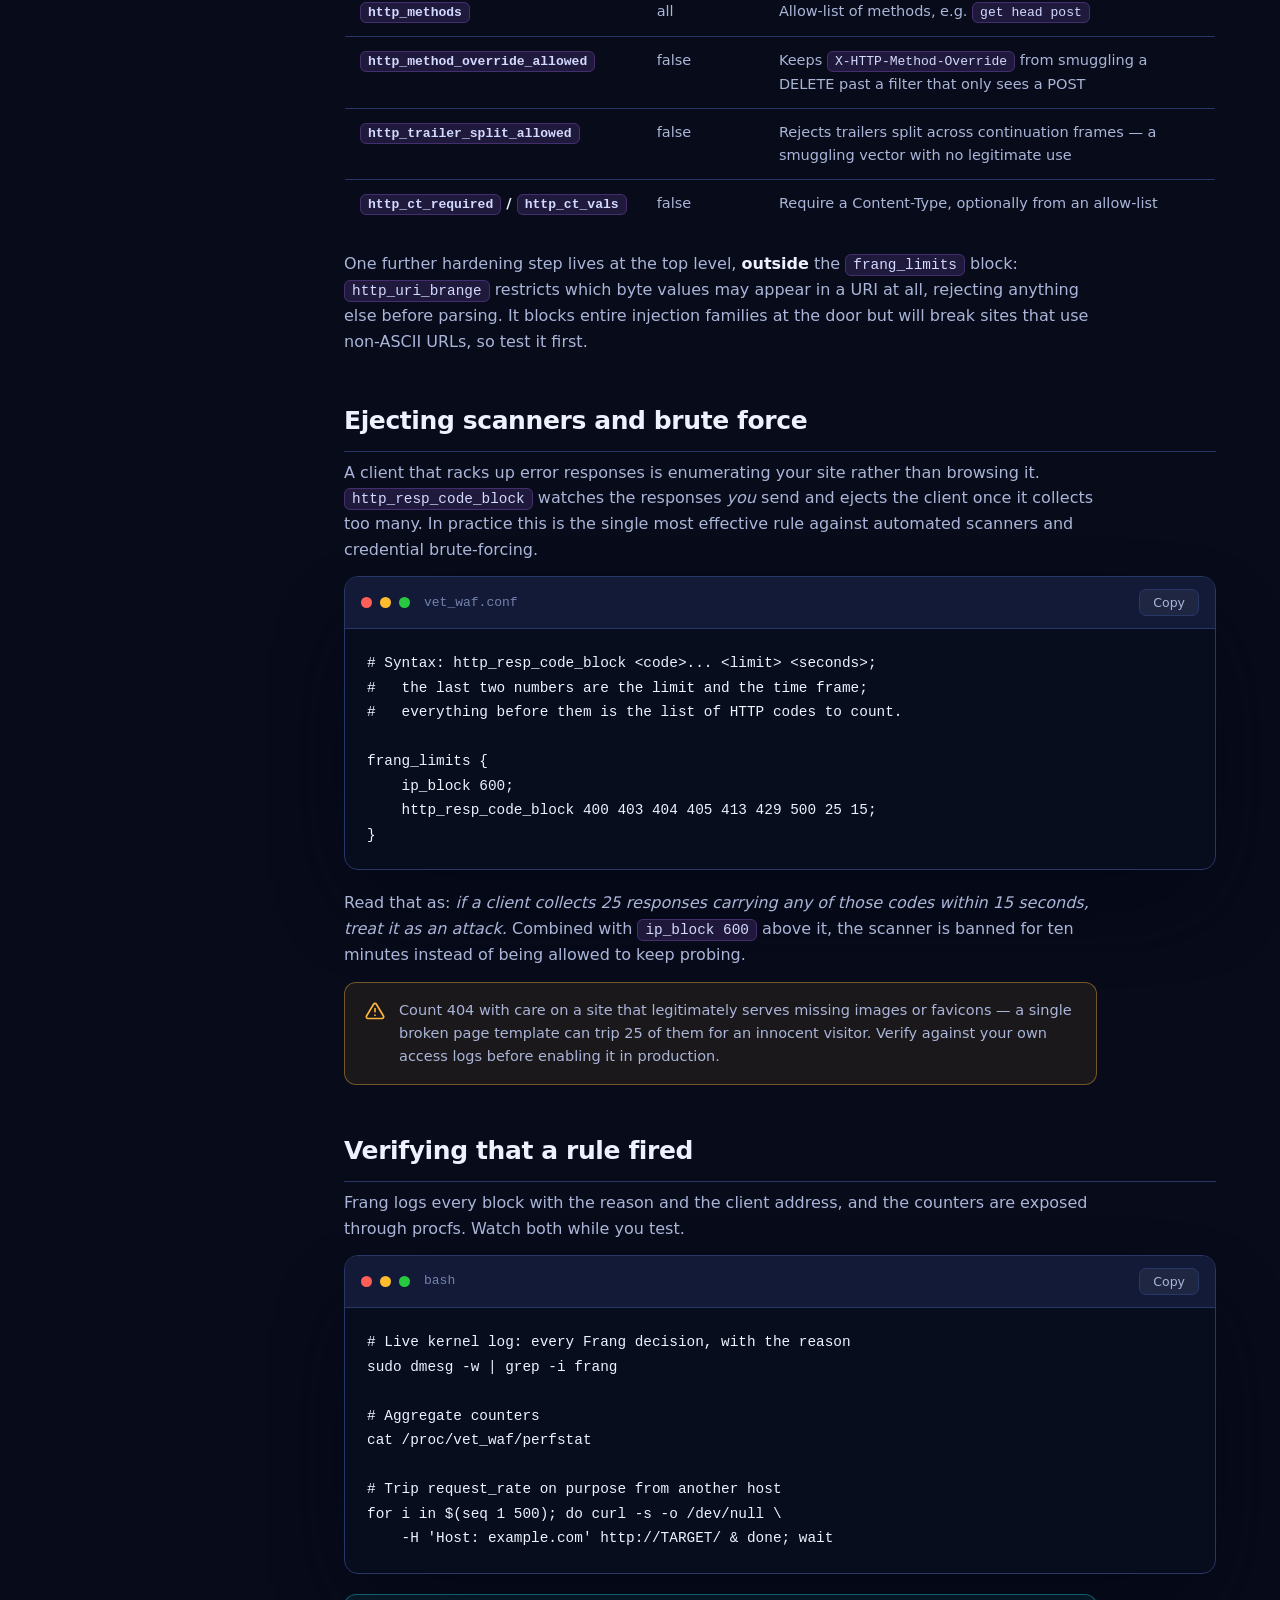
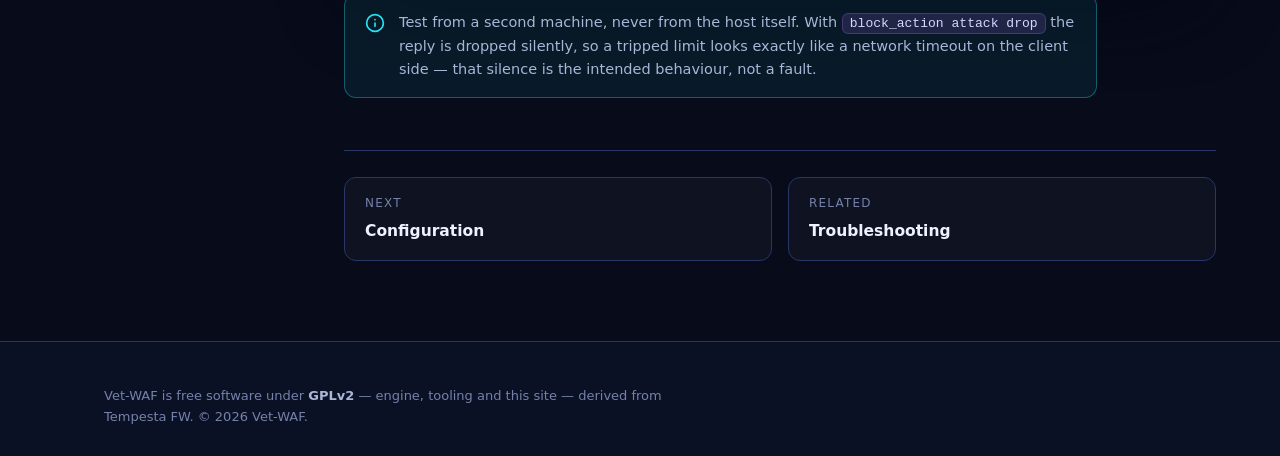
<file: docs/frang.html>
<!DOCTYPE html>
<html lang="en" data-lang="en">
<head>
<meta charset="UTF-8">
<meta name="viewport" content="width=device-width, initial-scale=1.0">
<title>Frang rules — Vet-WAF</title>
<meta name="description" data-i18n="meta.description" content="Reference for every Vet-WAF Frang directive: request and connection floods, slowloris, malformed HTTP, and scanner ejection, all enforced per client IP.">
<meta name="theme-color" content="#0b1020">
<meta http-equiv="Content-Security-Policy" content="default-src 'self'; img-src 'self' data:; style-src 'self' 'unsafe-inline' https://fonts.googleapis.com; font-src https://fonts.gstatic.com; script-src 'self' 'unsafe-inline'; base-uri 'self'; form-action 'none'; frame-ancestors 'none'; upgrade-insecure-requests">
<link rel="canonical" href="https://hoangtuvungcao.github.io/vet-waf/frang.html">
<link rel="icon" href="assets/favicon.ico" sizes="any">
<link rel="icon" type="image/svg+xml" href="assets/favicon.svg">
<link rel="preconnect" href="https://fonts.googleapis.com">
<link rel="preconnect" href="https://fonts.gstatic.com" crossorigin>
<link href="https://fonts.googleapis.com/css2?family=Inter:wght@400;500;600;700;800&family=JetBrains+Mono:wght@400;500&display=swap" rel="stylesheet">
<link rel="stylesheet" href="styles.css">
</head>
<body>

<header class="nav" id="nav">
  <div class="container nav__inner">
    <a class="brand" href="index.html" aria-label="Vet-WAF home">
      <img src="assets/mark.svg" alt="" width="34" height="34" class="brand__mark">
      <span class="brand__name">Vet<span class="brand__accent">-WAF</span></span>
    </a>
    <nav class="nav__links" id="navLinks" aria-label="Primary">
      <a href="index.html" data-i18n="nav.home">Home</a>
      <a href="quickstart.html" data-i18n="doc.quickstart">Quick start</a>
      <a href="kernel-patching.html" data-i18n="doc.kernel">Kernel patching</a>
      <a href="frang.html" data-i18n="doc.frang">Frang rules</a>
      <a href="configuration.html" data-i18n="doc.config">Configuration</a>
      <a href="troubleshooting.html" data-i18n="doc.trouble">Troubleshooting</a>
      <div class="lang" role="group" aria-label="Language">
        <button class="lang__btn" data-lang-set="en" aria-pressed="true">EN</button>
        <span class="lang__sep" aria-hidden="true">·</span>
        <button class="lang__btn" data-lang-set="vi" aria-pressed="false">VI</button>
      </div>
    </nav>
    <button class="nav__toggle" id="navToggle" aria-label="Toggle menu" aria-expanded="false">
      <span></span><span></span><span></span>
    </button>
  </div>
</header>

<div class="doc-shell">
  <aside class="doc-side">
    <h4 data-i18n="doc.onthispage">On this page</h4>
    <nav>
      <a href="quickstart.html">
        <svg viewBox="0 0 24 24" fill="none" stroke="currentColor" stroke-width="2" stroke-linecap="round" stroke-linejoin="round" aria-hidden="true"><path d="M13 2 3 14h9l-1 8 10-12h-9l1-8z"/></svg>
        <span data-i18n="doc.quickstart">Quick start</span></a>
      <a href="kernel-patching.html">
        <svg viewBox="0 0 24 24" fill="none" stroke="currentColor" stroke-width="2" stroke-linecap="round" stroke-linejoin="round" aria-hidden="true"><rect x="4" y="4" width="16" height="16" rx="2"/><rect x="9" y="9" width="6" height="6"/><path d="M9 2v2M15 2v2M9 20v2M15 20v2M2 9h2M2 15h2M20 9h2M20 15h2"/></svg>
        <span data-i18n="doc.kernel">Kernel patching</span></a>
      <a class="active" href="frang.html">
        <svg viewBox="0 0 24 24" fill="none" stroke="currentColor" stroke-width="2" stroke-linecap="round" stroke-linejoin="round" aria-hidden="true"><path d="M12 22s8-4 8-10V5l-8-3-8 3v7c0 6 8 10 8 10z"/></svg>
        <span data-i18n="doc.frang">Frang rules</span></a>
      <a href="configuration.html">
        <svg viewBox="0 0 24 24" fill="none" stroke="currentColor" stroke-width="2" stroke-linecap="round" stroke-linejoin="round" aria-hidden="true"><circle cx="12" cy="12" r="3"/><path d="M19.4 15a1.65 1.65 0 0 0 .33 1.82l.06.06a2 2 0 1 1-2.83 2.83l-.06-.06a1.65 1.65 0 0 0-1.82-.33 1.65 1.65 0 0 0-1 1.51V21a2 2 0 1 1-4 0v-.09A1.65 1.65 0 0 0 9 19.4a1.65 1.65 0 0 0-1.82.33l-.06.06a2 2 0 1 1-2.83-2.83l.06-.06a1.65 1.65 0 0 0 .33-1.82 1.65 1.65 0 0 0-1.51-1H3a2 2 0 1 1 0-4h.09A1.65 1.65 0 0 0 4.6 9a1.65 1.65 0 0 0-.33-1.82l-.06-.06a2 2 0 1 1 2.83-2.83l.06.06A1.65 1.65 0 0 0 9 4.6h.09A1.65 1.65 0 0 0 10 3.09V3a2 2 0 1 1 4 0v.09a1.65 1.65 0 0 0 1 1.51 1.65 1.65 0 0 0 1.82-.33l.06-.06a2 2 0 1 1 2.83 2.83l-.06.06A1.65 1.65 0 0 0 19.4 9v.09a1.65 1.65 0 0 0 1.51 1H21a2 2 0 1 1 0 4h-.09a1.65 1.65 0 0 0-1.51 1z"/></svg>
        <span data-i18n="doc.config">Configuration</span></a>
      <a href="troubleshooting.html">
        <svg viewBox="0 0 24 24" fill="none" stroke="currentColor" stroke-width="2" stroke-linecap="round" stroke-linejoin="round" aria-hidden="true"><circle cx="12" cy="12" r="10"/><path d="M9.09 9a3 3 0 0 1 5.83 1c0 2-3 3-3 3M12 17h.01"/></svg>
        <span data-i18n="doc.trouble">Troubleshooting</span></a>
    </nav>
  </aside>

  <main class="doc-main">
    <div class="doc-eyebrow" data-i18n="fr.eyebrow">Anti-DDoS</div>
    <h1 data-i18n="fr.h1">Frang rules</h1>
    <p class="doc-lead" data-i18n="fr.lead">Frang is the rule engine that turns Vet-WAF into a WAF. Every limit is per client IP, and every one of them is off by default until you set it.</p>

    <section class="doc-sec" id="how">
      <h2 data-i18n="fr.how.h">How Frang works</h2>
      <p data-i18n-html="fr.how.p1">Frang is Vet-WAF’s per-client enforcement engine. Every limit below is counted <b>per client IP</b>, not globally, so a single attacker cannot consume the budget that belongs to your real users.</p>
      <p data-i18n-html="fr.how.p2">Limits live in a <code>frang_limits</code> block. Place it at the top level for global defaults, or inside a <code>vhost</code> to override them for one site. A limit left at its default of <code>0</code> is <b>disabled</b> — nothing is enforced until you set a number.</p>
      <div class="code">
        <div class="code__bar">
          <span class="dot"></span><span class="dot"></span><span class="dot"></span>
          <span class="code__title">vet_waf.conf</span>
          <button class="code__copy" data-copy data-i18n="code.copy">Copy</button>
        </div>
<pre><code>frang_limits {          # global defaults
    request_rate 100;
}

vhost api.example.com {
    frang_limits {      # stricter, for this vhost only
        request_rate 20;
        http_methods get post;
    }
    proxy_pass primary;
}</code></pre>
      </div>
      <div class="callout callout--tip">
        <svg viewBox="0 0 24 24" fill="none" stroke="currentColor" stroke-width="2" stroke-linecap="round" stroke-linejoin="round" aria-hidden="true"><circle cx="12" cy="12" r="10"/><path d="M12 16v-4M12 8h.01"/></svg>
        <p data-i18n-html="fr.how.tip">The single most important directive is <code>ip_block</code>. Without it a flooder is merely throttled request by request; with it the offending IP is banned outright on its first violation. That is the difference between a rate limit and an actual mitigation.</p>
      </div>
    </section>

    <section class="doc-sec" id="flood">
      <h2 data-i18n="fr.fl.h">Request and connection floods</h2>
      <p data-i18n-html="fr.fl.p1">A volumetric L7 attack either sends too many requests or opens too many connections. Rates are measured per second; a <i>burst</i> is the ceiling within a single 1/8-second sub-interval, which catches short spikes that a per-second average would smooth over.</p>
      <table class="doc-table">
        <thead><tr><th data-i18n="fr.fl.t.h1">Directive</th><th data-i18n="fr.fl.t.h2">Default</th><th data-i18n="fr.fl.t.h3">What it stops</th></tr></thead>
        <tbody>
          <tr><td data-i18n-html="fr.fl.t.r1a"><code>ip_block</code></td><td data-i18n-html="fr.fl.t.r1b">off</td><td data-i18n-html="fr.fl.t.r1c">Bans the IP for N seconds when any limit here is tripped</td></tr>
          <tr><td data-i18n-html="fr.fl.t.r2a"><code>request_rate</code></td><td data-i18n-html="fr.fl.t.r2b">0</td><td data-i18n-html="fr.fl.t.r2c">Sustained requests/second per client</td></tr>
          <tr><td data-i18n-html="fr.fl.t.r3a"><code>request_burst</code></td><td data-i18n-html="fr.fl.t.r3b">0</td><td data-i18n-html="fr.fl.t.r3c">Short request spikes inside one second</td></tr>
          <tr><td data-i18n-html="fr.fl.t.r4a"><code>tcp_connection_rate</code></td><td data-i18n-html="fr.fl.t.r4b">0</td><td data-i18n-html="fr.fl.t.r4c">How fast new TCP connections may be opened</td></tr>
          <tr><td data-i18n-html="fr.fl.t.r5a"><code>tcp_connection_burst</code></td><td data-i18n-html="fr.fl.t.r5b">0</td><td data-i18n-html="fr.fl.t.r5c">Sudden bursts of new connections</td></tr>
          <tr><td data-i18n-html="fr.fl.t.r6a"><code>concurrent_tcp_connections</code></td><td data-i18n-html="fr.fl.t.r6b">1000</td><td data-i18n-html="fr.fl.t.r6c">Socket exhaustion — too many sockets held open at once</td></tr>
          <tr><td data-i18n-html="fr.fl.t.r7a"><code>tls_connection_rate</code></td><td data-i18n-html="fr.fl.t.r7b">0</td><td data-i18n-html="fr.fl.t.r7c">Handshake floods, which cost the server far more CPU than the client</td></tr>
          <tr><td data-i18n-html="fr.fl.t.r8a"><code>tls_connection_burst</code></td><td data-i18n-html="fr.fl.t.r8b">0</td><td data-i18n-html="fr.fl.t.r8c">Bursts of TLS handshakes</td></tr>
          <tr><td data-i18n-html="fr.fl.t.r9a"><code>tls_incomplete_connection_rate</code></td><td data-i18n-html="fr.fl.t.r9b">0</td><td data-i18n-html="fr.fl.t.r9c">Handshakes deliberately started and never finished</td></tr>
        </tbody>
      </table>
      <div class="callout callout--warn">
        <svg viewBox="0 0 24 24" fill="none" stroke="currentColor" stroke-width="2" stroke-linecap="round" stroke-linejoin="round" aria-hidden="true"><path d="M10.29 3.86 1.82 18a2 2 0 0 0 1.71 3h16.94a2 2 0 0 0 1.71-3L13.71 3.86a2 2 0 0 0-3.42 0z"/><path d="M12 9v4M12 17h.01"/></svg>
        <p data-i18n-html="fr.fl.warn">Tune these to your real traffic before deploying. A normal browser loading one page with its assets produces a burst of a few dozen requests and then goes quiet — but users behind a large corporate NAT all share one IP, so set <code>ip_block</code> low or omit it in that case.</p>
      </div>
    </section>

    <section class="doc-sec" id="slow">
      <h2 data-i18n="fr.sl.h">Slowloris and slow-drip attacks</h2>
      <p data-i18n-html="fr.sl.p1">Slowloris keeps thousands of connections alive by trickling a request a few bytes at a time. It exhausts your connection table without ever generating the volume a rate limit would notice, so it needs its own defences.</p>
      <ul><li data-i18n-html="fr.sl.l1"><code>client_header_timeout</code> / <code>client_body_timeout</code> — the whole request head or body must <b>arrive</b> within N seconds, however slowly it is sent.</li><li data-i18n-html="fr.sl.l2"><code>http_header_chunk_cnt</code> / <code>http_body_chunk_cnt</code> — the head or body may not be split across more than N network chunks. This catches the byte-at-a-time drip directly, even if it stays inside the timeout.</li></ul>
      <div class="code">
        <div class="code__bar">
          <span class="dot"></span><span class="dot"></span><span class="dot"></span>
          <span class="code__title">vet_waf.conf</span>
          <button class="code__copy" data-copy data-i18n="code.copy">Copy</button>
        </div>
<pre><code>frang_limits {
    client_header_timeout   10;
    client_body_timeout     30;
    http_header_chunk_cnt   10;
    http_body_chunk_cnt    256;
}</code></pre>
      </div>
      <div class="callout callout--tip">
        <svg viewBox="0 0 24 24" fill="none" stroke="currentColor" stroke-width="2" stroke-linecap="round" stroke-linejoin="round" aria-hidden="true"><circle cx="12" cy="12" r="10"/><path d="M12 16v-4M12 8h.01"/></svg>
        <p data-i18n-html="fr.sl.tip">Raise the two body values if you accept large uploads over slow mobile links. Leave the two header values tight — no legitimate client needs more than a second or two to send its request headers.</p>
      </div>
    </section>

    <section class="doc-sec" id="malformed">
      <h2 data-i18n="fr.mf.h">Malformed and oversized requests</h2>
      <p data-i18n-html="fr.mf.p1">These bound every structural part of a request. Oversized-header attacks and HTTP/2 HPACK bombs both die here, and the same caps protect the parser itself from pathological input.</p>
      <table class="doc-table">
        <thead><tr><th data-i18n="fr.mf.t.h1">Directive</th><th data-i18n="fr.mf.t.h2">Default</th><th data-i18n="fr.mf.t.h3">Purpose</th></tr></thead>
        <tbody>
          <tr><td data-i18n-html="fr.mf.t.r1a"><code>http_header_cnt</code></td><td data-i18n-html="fr.mf.t.r1b">50</td><td data-i18n-html="fr.mf.t.r1c">Maximum number of header fields</td></tr>
          <tr><td data-i18n-html="fr.mf.t.r2a"><code>http_hdr_len</code></td><td data-i18n-html="fr.mf.t.r2b">0</td><td data-i18n-html="fr.mf.t.r2c">Maximum length of any single header, in bytes</td></tr>
          <tr><td data-i18n-html="fr.mf.t.r3a"><code>http_uri_len</code></td><td data-i18n-html="fr.mf.t.r3b">0</td><td data-i18n-html="fr.mf.t.r3c">Maximum request-URI length</td></tr>
          <tr><td data-i18n-html="fr.mf.t.r4a"><code>http_body_len</code></td><td data-i18n-html="fr.mf.t.r4b">1073741824</td><td data-i18n-html="fr.mf.t.r4c">Maximum request body. Every byte is memory an attacker can make you hold</td></tr>
          <tr><td data-i18n-html="fr.mf.t.r5a"><code>http_strict_host_checking</code></td><td data-i18n-html="fr.mf.t.r5b">true</td><td data-i18n-html="fr.mf.t.r5c">Rejects an absent, duplicated, or contradictory Host header — closes cache poisoning, host confusion, and request smuggling</td></tr>
          <tr><td data-i18n-html="fr.mf.t.r6a"><code>http_methods</code></td><td data-i18n-html="fr.mf.t.r6b">all</td><td data-i18n-html="fr.mf.t.r6c">Allow-list of methods, e.g. <code>get head post</code></td></tr>
          <tr><td data-i18n-html="fr.mf.t.r7a"><code>http_method_override_allowed</code></td><td data-i18n-html="fr.mf.t.r7b">false</td><td data-i18n-html="fr.mf.t.r7c">Keeps <code>X-HTTP-Method-Override</code> from smuggling a DELETE past a filter that only sees a POST</td></tr>
          <tr><td data-i18n-html="fr.mf.t.r8a"><code>http_trailer_split_allowed</code></td><td data-i18n-html="fr.mf.t.r8b">false</td><td data-i18n-html="fr.mf.t.r8c">Rejects trailers split across continuation frames — a smuggling vector with no legitimate use</td></tr>
          <tr><td data-i18n-html="fr.mf.t.r9a"><code>http_ct_required</code> / <code>http_ct_vals</code></td><td data-i18n-html="fr.mf.t.r9b">false</td><td data-i18n-html="fr.mf.t.r9c">Require a Content-Type, optionally from an allow-list</td></tr>
        </tbody>
      </table>
      <p data-i18n-html="fr.mf.p2">One further hardening step lives at the top level, <b>outside</b> the <code>frang_limits</code> block: <code>http_uri_brange</code> restricts which byte values may appear in a URI at all, rejecting anything else before parsing. It blocks entire injection families at the door but will break sites that use non-ASCII URLs, so test it first.</p>
    </section>

    <section class="doc-sec" id="scanners">
      <h2 data-i18n="fr.sc.h">Ejecting scanners and brute force</h2>
      <p data-i18n-html="fr.sc.p1">A client that racks up error responses is enumerating your site rather than browsing it. <code>http_resp_code_block</code> watches the responses <i>you</i> send and ejects the client once it collects too many. In practice this is the single most effective rule against automated scanners and credential brute-forcing.</p>
      <div class="code">
        <div class="code__bar">
          <span class="dot"></span><span class="dot"></span><span class="dot"></span>
          <span class="code__title">vet_waf.conf</span>
          <button class="code__copy" data-copy data-i18n="code.copy">Copy</button>
        </div>
<pre><code># Syntax: http_resp_code_block &lt;code&gt;... &lt;limit&gt; &lt;seconds&gt;;
#   the last two numbers are the limit and the time frame;
#   everything before them is the list of HTTP codes to count.

frang_limits {
    ip_block 600;
    http_resp_code_block 400 403 404 405 413 429 500 25 15;
}</code></pre>
      </div>
      <p data-i18n-html="fr.sc.p2">Read that as: <i>if a client collects 25 responses carrying any of those codes within 15 seconds, treat it as an attack.</i> Combined with <code>ip_block 600</code> above it, the scanner is banned for ten minutes instead of being allowed to keep probing.</p>
      <div class="callout callout--warn">
        <svg viewBox="0 0 24 24" fill="none" stroke="currentColor" stroke-width="2" stroke-linecap="round" stroke-linejoin="round" aria-hidden="true"><path d="M10.29 3.86 1.82 18a2 2 0 0 0 1.71 3h16.94a2 2 0 0 0 1.71-3L13.71 3.86a2 2 0 0 0-3.42 0z"/><path d="M12 9v4M12 17h.01"/></svg>
        <p data-i18n-html="fr.sc.warn">Count 404 with care on a site that legitimately serves missing images or favicons — a single broken page template can trip 25 of them for an innocent visitor. Verify against your own access logs before enabling it in production.</p>
      </div>
    </section>

    <section class="doc-sec" id="verify">
      <h2 data-i18n="fr.vf.h">Verifying that a rule fired</h2>
      <p data-i18n-html="fr.vf.p1">Frang logs every block with the reason and the client address, and the counters are exposed through procfs. Watch both while you test.</p>
      <div class="code">
        <div class="code__bar">
          <span class="dot"></span><span class="dot"></span><span class="dot"></span>
          <span class="code__title">bash</span>
          <button class="code__copy" data-copy data-i18n="code.copy">Copy</button>
        </div>
<pre><code># Live kernel log: every Frang decision, with the reason
sudo dmesg -w | grep -i frang

# Aggregate counters
cat /proc/vet_waf/perfstat

# Trip request_rate on purpose from another host
for i in $(seq 1 500); do curl -s -o /dev/null \
    -H 'Host: example.com' http://TARGET/ &amp; done; wait</code></pre>
      </div>
      <div class="callout callout--tip">
        <svg viewBox="0 0 24 24" fill="none" stroke="currentColor" stroke-width="2" stroke-linecap="round" stroke-linejoin="round" aria-hidden="true"><circle cx="12" cy="12" r="10"/><path d="M12 16v-4M12 8h.01"/></svg>
        <p data-i18n-html="fr.vf.tip">Test from a second machine, never from the host itself. With <code>block_action attack drop</code> the reply is dropped silently, so a tripped limit looks exactly like a network timeout on the client side — that silence is the intended behaviour, not a fault.</p>
      </div>
    </section>



    <nav class="doc-nav">
      <a href="configuration.html">
        <span data-i18n="doc.next">Next</span>
        <b data-i18n="doc.config">Configuration</b>
      </a>
      <a href="troubleshooting.html">
        <span data-i18n="doc.related">Related</span>
        <b data-i18n="doc.trouble">Troubleshooting</b>
      </a>
    </nav>
  </main>
</div>

<footer class="footer">
  <div class="container">
    <p class="footer__legal" data-i18n-html="footer.legal">
      Vet-WAF is free software under <b>GPLv2</b> — engine, tooling and this site — derived from Tempesta FW. &copy; 2026 Vet-WAF.
    </p>
  </div>
</footer>

<script>
window.VETWAF_I18N = {
  "en": {
    "code.copy": "Copy",
    "doc.next": "Next",
    "doc.related": "Related",
    "fr.eyebrow": "Anti-DDoS",
    "fr.fl.h": "Request and connection floods",
    "fr.fl.p1": "A volumetric L7 attack either sends too many requests or opens too many connections. Rates are measured per second; a <i>burst</i> is the ceiling within a single 1/8-second sub-interval, which catches short spikes that a per-second average would smooth over.",
    "fr.fl.t.h1": "Directive",
    "fr.fl.t.h2": "Default",
    "fr.fl.t.h3": "What it stops",
    "fr.fl.t.r1a": "<code>ip_block</code>",
    "fr.fl.t.r1b": "off",
    "fr.fl.t.r1c": "Bans the IP for N seconds when any limit here is tripped",
    "fr.fl.t.r2a": "<code>request_rate</code>",
    "fr.fl.t.r2b": "0",
    "fr.fl.t.r2c": "Sustained requests/second per client",
    "fr.fl.t.r3a": "<code>request_burst</code>",
    "fr.fl.t.r3b": "0",
    "fr.fl.t.r3c": "Short request spikes inside one second",
    "fr.fl.t.r4a": "<code>tcp_connection_rate</code>",
    "fr.fl.t.r4b": "0",
    "fr.fl.t.r4c": "How fast new TCP connections may be opened",
    "fr.fl.t.r5a": "<code>tcp_connection_burst</code>",
    "fr.fl.t.r5b": "0",
    "fr.fl.t.r5c": "Sudden bursts of new connections",
    "fr.fl.t.r6a": "<code>concurrent_tcp_connections</code>",
    "fr.fl.t.r6b": "1000",
    "fr.fl.t.r6c": "Socket exhaustion — too many sockets held open at once",
    "fr.fl.t.r7a": "<code>tls_connection_rate</code>",
    "fr.fl.t.r7b": "0",
    "fr.fl.t.r7c": "Handshake floods, which cost the server far more CPU than the client",
    "fr.fl.t.r8a": "<code>tls_connection_burst</code>",
    "fr.fl.t.r8b": "0",
    "fr.fl.t.r8c": "Bursts of TLS handshakes",
    "fr.fl.t.r9a": "<code>tls_incomplete_connection_rate</code>",
    "fr.fl.t.r9b": "0",
    "fr.fl.t.r9c": "Handshakes deliberately started and never finished",
    "fr.fl.warn": "Tune these to your real traffic before deploying. A normal browser loading one page with its assets produces a burst of a few dozen requests and then goes quiet — but users behind a large corporate NAT all share one IP, so set <code>ip_block</code> low or omit it in that case.",
    "fr.h1": "Frang rules",
    "fr.how.h": "How Frang works",
    "fr.how.p1": "Frang is Vet-WAF’s per-client enforcement engine. Every limit below is counted <b>per client IP</b>, not globally, so a single attacker cannot consume the budget that belongs to your real users.",
    "fr.how.p2": "Limits live in a <code>frang_limits</code> block. Place it at the top level for global defaults, or inside a <code>vhost</code> to override them for one site. A limit left at its default of <code>0</code> is <b>disabled</b> — nothing is enforced until you set a number.",
    "fr.how.tip": "The single most important directive is <code>ip_block</code>. Without it a flooder is merely throttled request by request; with it the offending IP is banned outright on its first violation. That is the difference between a rate limit and an actual mitigation.",
    "fr.lead": "Frang is the rule engine that turns Vet-WAF into a WAF. Every limit is per client IP, and every one of them is off by default until you set it.",
    "fr.mf.h": "Malformed and oversized requests",
    "fr.mf.p1": "These bound every structural part of a request. Oversized-header attacks and HTTP/2 HPACK bombs both die here, and the same caps protect the parser itself from pathological input.",
    "fr.mf.p2": "One further hardening step lives at the top level, <b>outside</b> the <code>frang_limits</code> block: <code>http_uri_brange</code> restricts which byte values may appear in a URI at all, rejecting anything else before parsing. It blocks entire injection families at the door but will break sites that use non-ASCII URLs, so test it first.",
    "fr.mf.t.h1": "Directive",
    "fr.mf.t.h2": "Default",
    "fr.mf.t.h3": "Purpose",
    "fr.mf.t.r1a": "<code>http_header_cnt</code>",
    "fr.mf.t.r1b": "50",
    "fr.mf.t.r1c": "Maximum number of header fields",
    "fr.mf.t.r2a": "<code>http_hdr_len</code>",
    "fr.mf.t.r2b": "0",
    "fr.mf.t.r2c": "Maximum length of any single header, in bytes",
    "fr.mf.t.r3a": "<code>http_uri_len</code>",
    "fr.mf.t.r3b": "0",
    "fr.mf.t.r3c": "Maximum request-URI length",
    "fr.mf.t.r4a": "<code>http_body_len</code>",
    "fr.mf.t.r4b": "1073741824",
    "fr.mf.t.r4c": "Maximum request body. Every byte is memory an attacker can make you hold",
    "fr.mf.t.r5a": "<code>http_strict_host_checking</code>",
    "fr.mf.t.r5b": "true",
    "fr.mf.t.r5c": "Rejects an absent, duplicated, or contradictory Host header — closes cache poisoning, host confusion, and request smuggling",
    "fr.mf.t.r6a": "<code>http_methods</code>",
    "fr.mf.t.r6b": "all",
    "fr.mf.t.r6c": "Allow-list of methods, e.g. <code>get head post</code>",
    "fr.mf.t.r7a": "<code>http_method_override_allowed</code>",
    "fr.mf.t.r7b": "false",
    "fr.mf.t.r7c": "Keeps <code>X-HTTP-Method-Override</code> from smuggling a DELETE past a filter that only sees a POST",
    "fr.mf.t.r8a": "<code>http_trailer_split_allowed</code>",
    "fr.mf.t.r8b": "false",
    "fr.mf.t.r8c": "Rejects trailers split across continuation frames — a smuggling vector with no legitimate use",
    "fr.mf.t.r9a": "<code>http_ct_required</code> / <code>http_ct_vals</code>",
    "fr.mf.t.r9b": "false",
    "fr.mf.t.r9c": "Require a Content-Type, optionally from an allow-list",
    "fr.sc.h": "Ejecting scanners and brute force",
    "fr.sc.p1": "A client that racks up error responses is enumerating your site rather than browsing it. <code>http_resp_code_block</code> watches the responses <i>you</i> send and ejects the client once it collects too many. In practice this is the single most effective rule against automated scanners and credential brute-forcing.",
    "fr.sc.p2": "Read that as: <i>if a client collects 25 responses carrying any of those codes within 15 seconds, treat it as an attack.</i> Combined with <code>ip_block 600</code> above it, the scanner is banned for ten minutes instead of being allowed to keep probing.",
    "fr.sc.warn": "Count 404 with care on a site that legitimately serves missing images or favicons — a single broken page template can trip 25 of them for an innocent visitor. Verify against your own access logs before enabling it in production.",
    "fr.sl.h": "Slowloris and slow-drip attacks",
    "fr.sl.l1": "<code>client_header_timeout</code> / <code>client_body_timeout</code> — the whole request head or body must <b>arrive</b> within N seconds, however slowly it is sent.",
    "fr.sl.l2": "<code>http_header_chunk_cnt</code> / <code>http_body_chunk_cnt</code> — the head or body may not be split across more than N network chunks. This catches the byte-at-a-time drip directly, even if it stays inside the timeout.",
    "fr.sl.p1": "Slowloris keeps thousands of connections alive by trickling a request a few bytes at a time. It exhausts your connection table without ever generating the volume a rate limit would notice, so it needs its own defences.",
    "fr.sl.tip": "Raise the two body values if you accept large uploads over slow mobile links. Leave the two header values tight — no legitimate client needs more than a second or two to send its request headers.",
    "fr.vf.h": "Verifying that a rule fired",
    "fr.vf.p1": "Frang logs every block with the reason and the client address, and the counters are exposed through procfs. Watch both while you test.",
    "fr.vf.tip": "Test from a second machine, never from the host itself. With <code>block_action attack drop</code> the reply is dropped silently, so a tripped limit looks exactly like a network timeout on the client side — that silence is the intended behaviour, not a fault.",
    "meta.description": "Reference for every Vet-WAF Frang directive: request and connection floods, slowloris, malformed HTTP, and scanner ejection, all enforced per client IP."
  },
  "vi": {
    "code.copy": "Chép",
    "doc.next": "Tiếp theo",
    "doc.related": "Liên quan",
    "fr.eyebrow": "Chống DDoS",
    "fr.fl.h": "Lũ request và lũ kết nối",
    "fr.fl.p1": "Một cuộc tấn công L7 dạng volumetric sẽ gửi quá nhiều request hoặc mở quá nhiều kết nối. Tốc độ được đo theo giây; <i>burst</i> là mức trần trong một khoảng 1/8 giây, giúp bắt được các đợt dồn ngắn mà giá trị trung bình theo giây sẽ làm mượt đi.",
    "fr.fl.t.h1": "Chỉ thị",
    "fr.fl.t.h2": "Mặc định",
    "fr.fl.t.h3": "Ngăn được gì",
    "fr.fl.t.r1a": "<code>ip_block</code>",
    "fr.fl.t.r1b": "tắt",
    "fr.fl.t.r1c": "Cấm IP trong N giây khi vi phạm bất kỳ giới hạn nào ở đây",
    "fr.fl.t.r2a": "<code>request_rate</code>",
    "fr.fl.t.r2b": "0",
    "fr.fl.t.r2c": "Số request/giây duy trì của mỗi client",
    "fr.fl.t.r3a": "<code>request_burst</code>",
    "fr.fl.t.r3b": "0",
    "fr.fl.t.r3c": "Đợt request dồn ngắn trong vòng một giây",
    "fr.fl.t.r4a": "<code>tcp_connection_rate</code>",
    "fr.fl.t.r4b": "0",
    "fr.fl.t.r4c": "Tốc độ mở kết nối TCP mới",
    "fr.fl.t.r5a": "<code>tcp_connection_burst</code>",
    "fr.fl.t.r5b": "0",
    "fr.fl.t.r5c": "Các đợt mở kết nối dồn dập",
    "fr.fl.t.r6a": "<code>concurrent_tcp_connections</code>",
    "fr.fl.t.r6b": "1000",
    "fr.fl.t.r6c": "Cạn socket — giữ mở quá nhiều socket cùng lúc",
    "fr.fl.t.r7a": "<code>tls_connection_rate</code>",
    "fr.fl.t.r7b": "0",
    "fr.fl.t.r7c": "Lũ bắt tay TLS, tốn CPU của server nhiều hơn của client rất nhiều",
    "fr.fl.t.r8a": "<code>tls_connection_burst</code>",
    "fr.fl.t.r8b": "0",
    "fr.fl.t.r8c": "Các đợt bắt tay TLS dồn dập",
    "fr.fl.t.r9a": "<code>tls_incomplete_connection_rate</code>",
    "fr.fl.t.r9b": "0",
    "fr.fl.t.r9c": "Bắt tay được cố ý mở ra rồi không bao giờ hoàn tất",
    "fr.fl.warn": "Hãy tinh chỉnh theo lưu lượng thật trước khi triển khai. Một trình duyệt bình thường khi tải một trang kèm tài nguyên sẽ tạo ra đợt dồn vài chục request rồi im lặng — nhưng người dùng phía sau một NAT doanh nghiệp lớn dùng chung một IP, nên trong trường hợp đó hãy đặt <code>ip_block</code> thấp hoặc bỏ hẳn.",
    "fr.h1": "Luật Frang",
    "fr.how.h": "Frang hoạt động thế nào",
    "fr.how.p1": "Frang là engine thực thi giới hạn theo từng client của Vet-WAF. Mọi giới hạn dưới đây được tính <b>theo từng IP</b> chứ không phải toàn cục, nên một kẻ tấn công không thể chiếm hết hạn mức của người dùng thật.",
    "fr.how.p2": "Các giới hạn nằm trong khối <code>frang_limits</code>. Đặt ở mức cao nhất để làm mặc định toàn cục, hoặc đặt trong một <code>vhost</code> để ghi đè cho riêng site đó. Giới hạn để nguyên giá trị mặc định <code>0</code> nghĩa là <b>tắt</b> — không có gì được thực thi cho tới khi bạn đặt một con số.",
    "fr.how.tip": "Chỉ thị quan trọng nhất là <code>ip_block</code>. Không có nó, kẻ tấn công chỉ bị chặn từng request một; có nó, IP vi phạm bị cấm hẳn ngay lần vi phạm đầu tiên. Đó là khác biệt giữa một giới hạn tốc độ và một biện pháp giảm thiểu thật sự.",
    "fr.lead": "Frang là engine luật biến Vet-WAF thành một WAF. Mọi giới hạn đều tính theo từng IP, và mặc định tất cả đều tắt cho tới khi bạn đặt giá trị.",
    "fr.mf.h": "Request méo dạng và quá khổ",
    "fr.mf.p1": "Nhóm này giới hạn mọi thành phần cấu trúc của một request. Tấn công header quá khổ và HPACK bomb của HTTP/2 đều bị chặn ở đây, đồng thời các mức trần này cũng bảo vệ chính bộ phân tích khỏi dữ liệu bất thường.",
    "fr.mf.p2": "Một bước gia cố nữa nằm ở mức cao nhất, <b>ngoài</b> khối <code>frang_limits</code>: <code>http_uri_brange</code> giới hạn những giá trị byte được phép xuất hiện trong URI, loại bỏ mọi thứ khác trước khi phân tích. Nó chặn cả họ lỗ hổng injection ngay từ cửa nhưng sẽ làm hỏng các site dùng URL không phải ASCII, nên hãy kiểm thử trước.",
    "fr.mf.t.h1": "Chỉ thị",
    "fr.mf.t.h2": "Mặc định",
    "fr.mf.t.h3": "Mục đích",
    "fr.mf.t.r1a": "<code>http_header_cnt</code>",
    "fr.mf.t.r1b": "50",
    "fr.mf.t.r1c": "Số lượng header tối đa",
    "fr.mf.t.r2a": "<code>http_hdr_len</code>",
    "fr.mf.t.r2b": "0",
    "fr.mf.t.r2c": "Độ dài tối đa của một header, tính theo byte",
    "fr.mf.t.r3a": "<code>http_uri_len</code>",
    "fr.mf.t.r3b": "0",
    "fr.mf.t.r3c": "Độ dài tối đa của URI trong request",
    "fr.mf.t.r4a": "<code>http_body_len</code>",
    "fr.mf.t.r4b": "1073741824",
    "fr.mf.t.r4c": "Kích thước thân request tối đa. Mỗi byte là bộ nhớ kẻ tấn công buộc bạn phải giữ",
    "fr.mf.t.r5a": "<code>http_strict_host_checking</code>",
    "fr.mf.t.r5b": "true",
    "fr.mf.t.r5c": "Chặn header Host thiếu, trùng lặp hoặc mâu thuẫn — khoá lại cache poisoning, host confusion và request smuggling",
    "fr.mf.t.r6a": "<code>http_methods</code>",
    "fr.mf.t.r6b": "tất cả",
    "fr.mf.t.r6c": "Danh sách phương thức được phép, ví dụ <code>get head post</code>",
    "fr.mf.t.r7a": "<code>http_method_override_allowed</code>",
    "fr.mf.t.r7b": "false",
    "fr.mf.t.r7c": "Không cho <code>X-HTTP-Method-Override</code> lén đưa DELETE qua bộ lọc chỉ thấy POST",
    "fr.mf.t.r8a": "<code>http_trailer_split_allowed</code>",
    "fr.mf.t.r8b": "false",
    "fr.mf.t.r8c": "Chặn trailer bị chia qua nhiều continuation frame — một hướng smuggling không có mục đích hợp lệ nào",
    "fr.mf.t.r9a": "<code>http_ct_required</code> / <code>http_ct_vals</code>",
    "fr.mf.t.r9b": "false",
    "fr.mf.t.r9c": "Bắt buộc có Content-Type, có thể kèm danh sách cho phép",
    "fr.sc.h": "Đẩy lui máy quét và dò mật khẩu",
    "fr.sc.p1": "Một client liên tục nhận về mã lỗi là đang dò quét site của bạn chứ không phải đang xem. <code>http_resp_code_block</code> theo dõi các phản hồi mà <i>bạn</i> gửi ra và loại client đó khi nó thu về quá nhiều lỗi. Trong thực tế đây là luật hiệu quả nhất chống máy quét tự động và dò mật khẩu.",
    "fr.sc.p2": "Hiểu là: <i>nếu một client nhận 25 phản hồi mang bất kỳ mã nào trong danh sách trong vòng 15 giây thì coi đó là tấn công.</i> Kết hợp với <code>ip_block 600</code> phía trên, máy quét sẽ bị cấm mười phút thay vì được tiếp tục dò.",
    "fr.sc.warn": "Hãy cân nhắc khi tính mã 404 trên site vốn dĩ có ảnh hoặc favicon thiếu — chỉ một mẫu trang bị lỗi cũng có thể tạo ra 25 lần cho một khách hoàn toàn vô tội. Hãy đối chiếu log truy cập của bạn trước khi bật ở môi trường thật.",
    "fr.sl.h": "Slowloris và tấn công nhỏ giọt",
    "fr.sl.l1": "<code>client_header_timeout</code> / <code>client_body_timeout</code> — toàn bộ phần đầu hoặc phần thân của request phải <b>đến đủ</b> trong N giây, dù được gửi chậm cỡ nào.",
    "fr.sl.l2": "<code>http_header_chunk_cnt</code> / <code>http_body_chunk_cnt</code> — phần đầu hoặc phần thân không được chia ra quá N chunk mạng. Điều này bắt trực tiếp kiểu nhỏ giọt từng byte, ngay cả khi vẫn nằm trong thời gian chờ.",
    "fr.sl.p1": "Slowloris giữ hàng nghìn kết nối sống bằng cách nhỏ giọt request từng vài byte. Nó làm cạn bảng kết nối mà không tạo ra lưu lượng đủ lớn để giới hạn tốc độ nhận ra, nên cần biện pháp phòng vệ riêng.",
    "fr.sl.tip": "Hãy nâng hai giá trị dành cho phần thân nếu bạn nhận tệp tải lên lớn qua đường mạng di động chậm. Giữ hai giá trị dành cho phần đầu ở mức chặt — không client hợp lệ nào cần hơn một, hai giây để gửi header.",
    "fr.vf.h": "Kiểm chứng một luật đã kích hoạt",
    "fr.vf.p1": "Frang ghi log mọi lần chặn kèm lý do và địa chỉ client, còn các bộ đếm được xuất qua procfs. Hãy theo dõi cả hai khi kiểm thử.",
    "fr.vf.tip": "Hãy kiểm thử từ một máy khác, đừng làm ngay trên chính máy chủ. Với <code>block_action attack drop</code>, phản hồi bị âm thầm loại bỏ, nên phía client một giới hạn bị kích hoạt sẽ trông y như timeout mạng — sự im lặng đó là hành vi có chủ đích, không phải lỗi.",
    "meta.description": "Tra cứu toàn bộ chỉ thị Frang của Vet-WAF: lũ request và lũ kết nối, slowloris, HTTP méo dạng và loại bỏ máy quét, tất cả áp dụng theo từng IP."
  }
};
</script>
<script src="site.js"></script>
<script defer src="fx.js"></script>
</body>
</html>
</file>
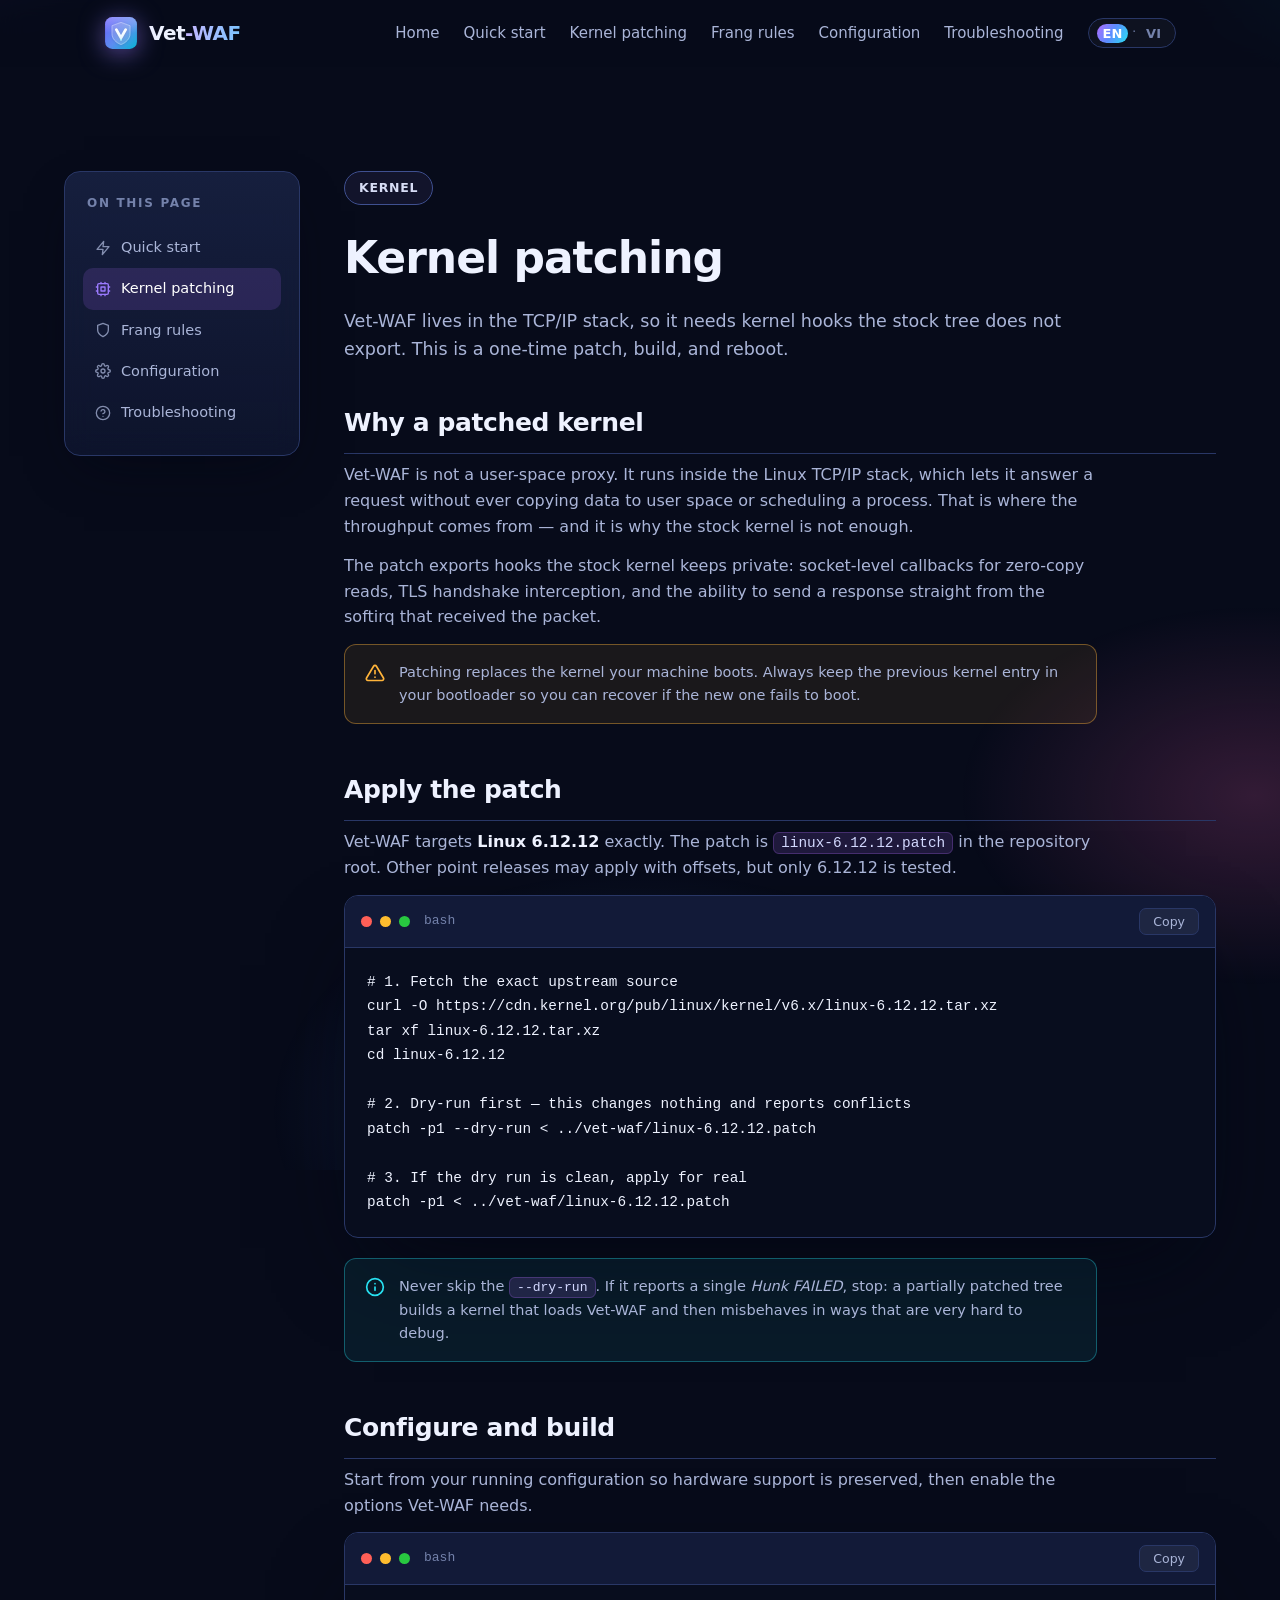
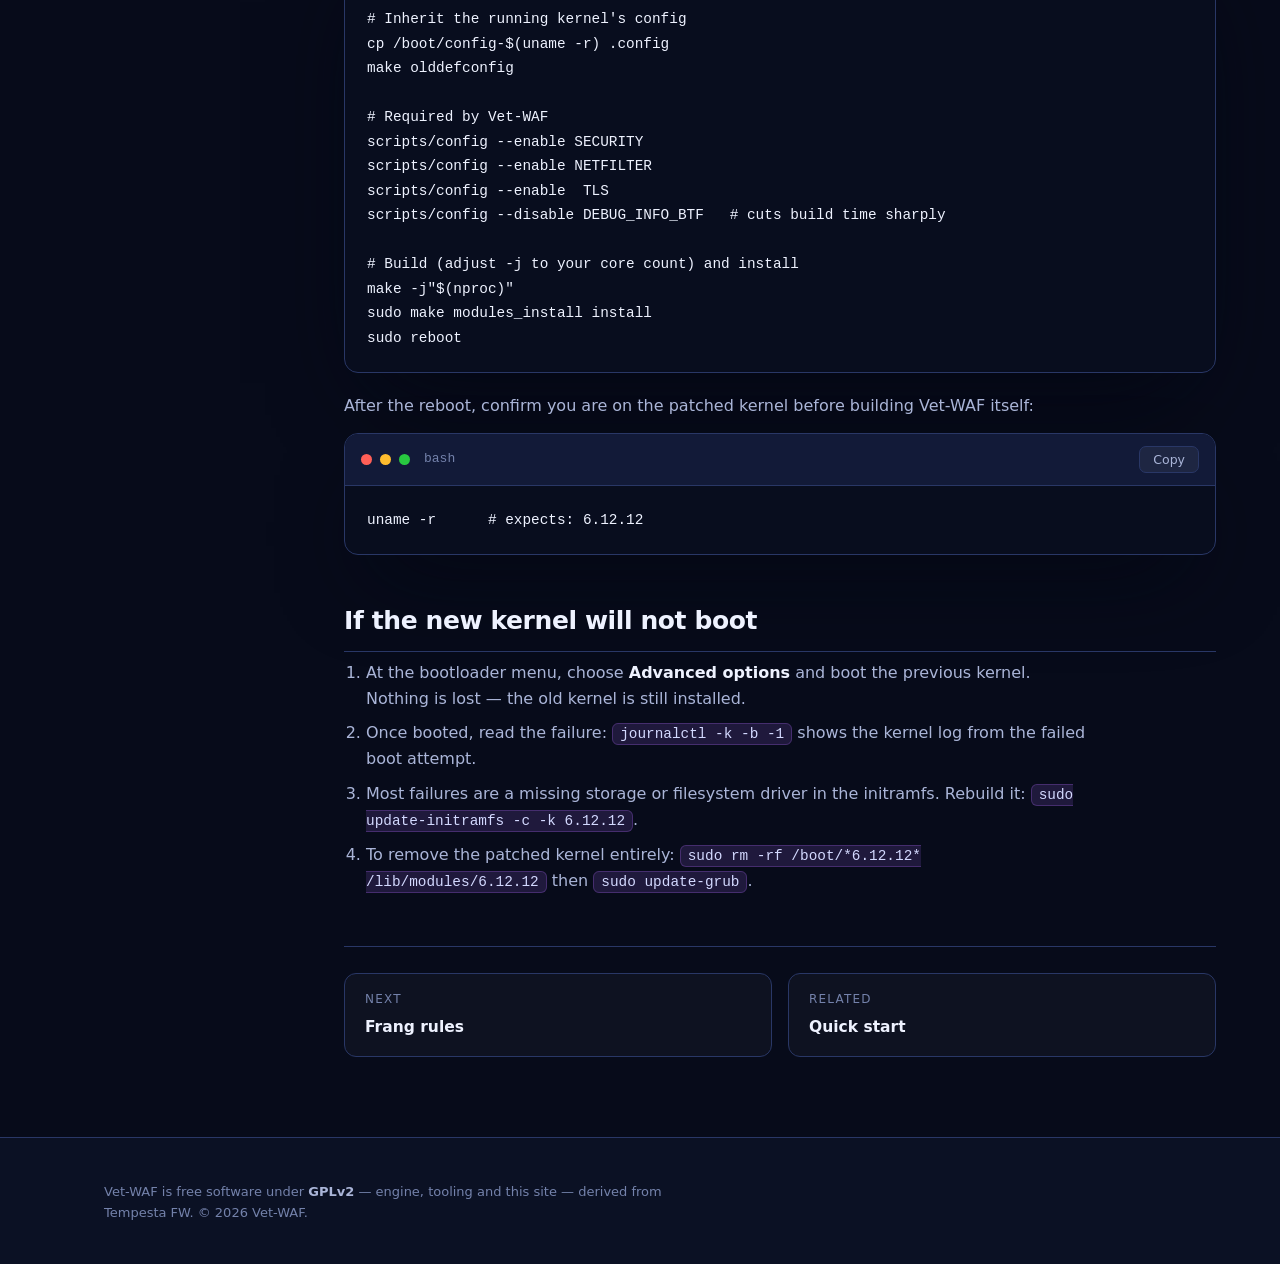
<file: docs/kernel-patching.html>
<!DOCTYPE html>
<html lang="en" data-lang="en">
<head>
<meta charset="UTF-8">
<meta name="viewport" content="width=device-width, initial-scale=1.0">
<title>Kernel patching — Vet-WAF</title>
<meta name="description" data-i18n="meta.description" content="Apply the Vet-WAF patch to Linux 6.12.12, configure and build the kernel, and recover safely if it does not boot.">
<meta name="theme-color" content="#0b1020">
<meta http-equiv="Content-Security-Policy" content="default-src 'self'; img-src 'self' data:; style-src 'self' 'unsafe-inline' https://fonts.googleapis.com; font-src https://fonts.gstatic.com; script-src 'self' 'unsafe-inline'; base-uri 'self'; form-action 'none'; frame-ancestors 'none'; upgrade-insecure-requests">
<link rel="canonical" href="https://hoangtuvungcao.github.io/vet-waf/kernel-patching.html">
<link rel="icon" href="assets/favicon.ico" sizes="any">
<link rel="icon" type="image/svg+xml" href="assets/favicon.svg">
<link rel="preconnect" href="https://fonts.googleapis.com">
<link rel="preconnect" href="https://fonts.gstatic.com" crossorigin>
<link href="https://fonts.googleapis.com/css2?family=Inter:wght@400;500;600;700;800&family=JetBrains+Mono:wght@400;500&display=swap" rel="stylesheet">
<link rel="stylesheet" href="styles.css">
</head>
<body>

<header class="nav" id="nav">
  <div class="container nav__inner">
    <a class="brand" href="index.html" aria-label="Vet-WAF home">
      <img src="assets/mark.svg" alt="" width="34" height="34" class="brand__mark">
      <span class="brand__name">Vet<span class="brand__accent">-WAF</span></span>
    </a>
    <nav class="nav__links" id="navLinks" aria-label="Primary">
      <a href="index.html" data-i18n="nav.home">Home</a>
      <a href="quickstart.html" data-i18n="doc.quickstart">Quick start</a>
      <a href="kernel-patching.html" data-i18n="doc.kernel">Kernel patching</a>
      <a href="frang.html" data-i18n="doc.frang">Frang rules</a>
      <a href="configuration.html" data-i18n="doc.config">Configuration</a>
      <a href="troubleshooting.html" data-i18n="doc.trouble">Troubleshooting</a>
      <div class="lang" role="group" aria-label="Language">
        <button class="lang__btn" data-lang-set="en" aria-pressed="true">EN</button>
        <span class="lang__sep" aria-hidden="true">·</span>
        <button class="lang__btn" data-lang-set="vi" aria-pressed="false">VI</button>
      </div>
    </nav>
    <button class="nav__toggle" id="navToggle" aria-label="Toggle menu" aria-expanded="false">
      <span></span><span></span><span></span>
    </button>
  </div>
</header>

<div class="doc-shell">
  <aside class="doc-side">
    <h4 data-i18n="doc.onthispage">On this page</h4>
    <nav>
      <a href="quickstart.html">
        <svg viewBox="0 0 24 24" fill="none" stroke="currentColor" stroke-width="2" stroke-linecap="round" stroke-linejoin="round" aria-hidden="true"><path d="M13 2 3 14h9l-1 8 10-12h-9l1-8z"/></svg>
        <span data-i18n="doc.quickstart">Quick start</span></a>
      <a class="active" href="kernel-patching.html">
        <svg viewBox="0 0 24 24" fill="none" stroke="currentColor" stroke-width="2" stroke-linecap="round" stroke-linejoin="round" aria-hidden="true"><rect x="4" y="4" width="16" height="16" rx="2"/><rect x="9" y="9" width="6" height="6"/><path d="M9 2v2M15 2v2M9 20v2M15 20v2M2 9h2M2 15h2M20 9h2M20 15h2"/></svg>
        <span data-i18n="doc.kernel">Kernel patching</span></a>
      <a href="frang.html">
        <svg viewBox="0 0 24 24" fill="none" stroke="currentColor" stroke-width="2" stroke-linecap="round" stroke-linejoin="round" aria-hidden="true"><path d="M12 22s8-4 8-10V5l-8-3-8 3v7c0 6 8 10 8 10z"/></svg>
        <span data-i18n="doc.frang">Frang rules</span></a>
      <a href="configuration.html">
        <svg viewBox="0 0 24 24" fill="none" stroke="currentColor" stroke-width="2" stroke-linecap="round" stroke-linejoin="round" aria-hidden="true"><circle cx="12" cy="12" r="3"/><path d="M19.4 15a1.65 1.65 0 0 0 .33 1.82l.06.06a2 2 0 1 1-2.83 2.83l-.06-.06a1.65 1.65 0 0 0-1.82-.33 1.65 1.65 0 0 0-1 1.51V21a2 2 0 1 1-4 0v-.09A1.65 1.65 0 0 0 9 19.4a1.65 1.65 0 0 0-1.82.33l-.06.06a2 2 0 1 1-2.83-2.83l.06-.06a1.65 1.65 0 0 0 .33-1.82 1.65 1.65 0 0 0-1.51-1H3a2 2 0 1 1 0-4h.09A1.65 1.65 0 0 0 4.6 9a1.65 1.65 0 0 0-.33-1.82l-.06-.06a2 2 0 1 1 2.83-2.83l.06.06A1.65 1.65 0 0 0 9 4.6h.09A1.65 1.65 0 0 0 10 3.09V3a2 2 0 1 1 4 0v.09a1.65 1.65 0 0 0 1 1.51 1.65 1.65 0 0 0 1.82-.33l.06-.06a2 2 0 1 1 2.83 2.83l-.06.06A1.65 1.65 0 0 0 19.4 9v.09a1.65 1.65 0 0 0 1.51 1H21a2 2 0 1 1 0 4h-.09a1.65 1.65 0 0 0-1.51 1z"/></svg>
        <span data-i18n="doc.config">Configuration</span></a>
      <a href="troubleshooting.html">
        <svg viewBox="0 0 24 24" fill="none" stroke="currentColor" stroke-width="2" stroke-linecap="round" stroke-linejoin="round" aria-hidden="true"><circle cx="12" cy="12" r="10"/><path d="M9.09 9a3 3 0 0 1 5.83 1c0 2-3 3-3 3M12 17h.01"/></svg>
        <span data-i18n="doc.trouble">Troubleshooting</span></a>
    </nav>
  </aside>

  <main class="doc-main">
    <div class="doc-eyebrow" data-i18n="kp.eyebrow">Kernel</div>
    <h1 data-i18n="kp.h1">Kernel patching</h1>
    <p class="doc-lead" data-i18n="kp.lead">Vet-WAF lives in the TCP/IP stack, so it needs kernel hooks the stock tree does not export. This is a one-time patch, build, and reboot.</p>

    <section class="doc-sec" id="why">
      <h2 data-i18n="kp.why.h">Why a patched kernel</h2>
      <p data-i18n-html="kp.why.p1">Vet-WAF is not a user-space proxy. It runs inside the Linux TCP/IP stack, which lets it answer a request without ever copying data to user space or scheduling a process. That is where the throughput comes from — and it is why the stock kernel is not enough.</p>
      <p data-i18n-html="kp.why.p2">The patch exports hooks the stock kernel keeps private: socket-level callbacks for zero-copy reads, TLS handshake interception, and the ability to send a response straight from the softirq that received the packet.</p>
      <div class="callout callout--warn">
        <svg viewBox="0 0 24 24" fill="none" stroke="currentColor" stroke-width="2" stroke-linecap="round" stroke-linejoin="round" aria-hidden="true"><path d="M10.29 3.86 1.82 18a2 2 0 0 0 1.71 3h16.94a2 2 0 0 0 1.71-3L13.71 3.86a2 2 0 0 0-3.42 0z"/><path d="M12 9v4M12 17h.01"/></svg>
        <p data-i18n-html="kp.why.warn">Patching replaces the kernel your machine boots. Always keep the previous kernel entry in your bootloader so you can recover if the new one fails to boot.</p>
      </div>
    </section>

    <section class="doc-sec" id="apply">
      <h2 data-i18n="kp.ap.h">Apply the patch</h2>
      <p data-i18n-html="kp.ap.p1">Vet-WAF targets <b>Linux 6.12.12</b> exactly. The patch is <code>linux-6.12.12.patch</code> in the repository root. Other point releases may apply with offsets, but only 6.12.12 is tested.</p>
      <div class="code">
        <div class="code__bar">
          <span class="dot"></span><span class="dot"></span><span class="dot"></span>
          <span class="code__title">bash</span>
          <button class="code__copy" data-copy data-i18n="code.copy">Copy</button>
        </div>
<pre><code># 1. Fetch the exact upstream source
curl -O https://cdn.kernel.org/pub/linux/kernel/v6.x/linux-6.12.12.tar.xz
tar xf linux-6.12.12.tar.xz
cd linux-6.12.12

# 2. Dry-run first — this changes nothing and reports conflicts
patch -p1 --dry-run &lt; ../vet-waf/linux-6.12.12.patch

# 3. If the dry run is clean, apply for real
patch -p1 &lt; ../vet-waf/linux-6.12.12.patch</code></pre>
      </div>
      <div class="callout callout--tip">
        <svg viewBox="0 0 24 24" fill="none" stroke="currentColor" stroke-width="2" stroke-linecap="round" stroke-linejoin="round" aria-hidden="true"><circle cx="12" cy="12" r="10"/><path d="M12 16v-4M12 8h.01"/></svg>
        <p data-i18n-html="kp.ap.tip">Never skip the <code>--dry-run</code>. If it reports a single <i>Hunk FAILED</i>, stop: a partially patched tree builds a kernel that loads Vet-WAF and then misbehaves in ways that are very hard to debug.</p>
      </div>
    </section>

    <section class="doc-sec" id="config">
      <h2 data-i18n="kp.cf.h">Configure and build</h2>
      <p data-i18n-html="kp.cf.p1">Start from your running configuration so hardware support is preserved, then enable the options Vet-WAF needs.</p>
      <div class="code">
        <div class="code__bar">
          <span class="dot"></span><span class="dot"></span><span class="dot"></span>
          <span class="code__title">bash</span>
          <button class="code__copy" data-copy data-i18n="code.copy">Copy</button>
        </div>
<pre><code># Inherit the running kernel's config
cp /boot/config-$(uname -r) .config
make olddefconfig

# Required by Vet-WAF
scripts/config --enable SECURITY
scripts/config --enable NETFILTER
scripts/config --enable  TLS
scripts/config --disable DEBUG_INFO_BTF   # cuts build time sharply

# Build (adjust -j to your core count) and install
make -j"$(nproc)"
sudo make modules_install install
sudo reboot</code></pre>
      </div>
      <p data-i18n-html="kp.cf.p2">After the reboot, confirm you are on the patched kernel before building Vet-WAF itself:</p>
      <div class="code">
        <div class="code__bar">
          <span class="dot"></span><span class="dot"></span><span class="dot"></span>
          <span class="code__title">bash</span>
          <button class="code__copy" data-copy data-i18n="code.copy">Copy</button>
        </div>
<pre><code>uname -r      # expects: 6.12.12</code></pre>
      </div>
    </section>

    <section class="doc-sec" id="recover">
      <h2 data-i18n="kp.rc.h">If the new kernel will not boot</h2>
      <ol><li data-i18n-html="kp.rc.l1">At the bootloader menu, choose <b>Advanced options</b> and boot the previous kernel. Nothing is lost — the old kernel is still installed.</li><li data-i18n-html="kp.rc.l2">Once booted, read the failure: <code>journalctl -k -b -1</code> shows the kernel log from the failed boot attempt.</li><li data-i18n-html="kp.rc.l3">Most failures are a missing storage or filesystem driver in the initramfs. Rebuild it: <code>sudo update-initramfs -c -k 6.12.12</code>.</li><li data-i18n-html="kp.rc.l4">To remove the patched kernel entirely: <code>sudo rm -rf /boot/*6.12.12* /lib/modules/6.12.12</code> then <code>sudo update-grub</code>.</li></ol>
    </section>



    <nav class="doc-nav">
      <a href="frang.html">
        <span data-i18n="doc.next">Next</span>
        <b data-i18n="doc.frang">Frang rules</b>
      </a>
      <a href="quickstart.html">
        <span data-i18n="doc.related">Related</span>
        <b data-i18n="doc.quickstart">Quick start</b>
      </a>
    </nav>
  </main>
</div>

<footer class="footer">
  <div class="container">
    <p class="footer__legal" data-i18n-html="footer.legal">
      Vet-WAF is free software under <b>GPLv2</b> — engine, tooling and this site — derived from Tempesta FW. &copy; 2026 Vet-WAF.
    </p>
  </div>
</footer>

<script>
window.VETWAF_I18N = {
  "en": {
    "code.copy": "Copy",
    "doc.next": "Next",
    "doc.related": "Related",
    "kp.ap.h": "Apply the patch",
    "kp.ap.p1": "Vet-WAF targets <b>Linux 6.12.12</b> exactly. The patch is <code>linux-6.12.12.patch</code> in the repository root. Other point releases may apply with offsets, but only 6.12.12 is tested.",
    "kp.ap.tip": "Never skip the <code>--dry-run</code>. If it reports a single <i>Hunk FAILED</i>, stop: a partially patched tree builds a kernel that loads Vet-WAF and then misbehaves in ways that are very hard to debug.",
    "kp.cf.h": "Configure and build",
    "kp.cf.p1": "Start from your running configuration so hardware support is preserved, then enable the options Vet-WAF needs.",
    "kp.cf.p2": "After the reboot, confirm you are on the patched kernel before building Vet-WAF itself:",
    "kp.eyebrow": "Kernel",
    "kp.h1": "Kernel patching",
    "kp.lead": "Vet-WAF lives in the TCP/IP stack, so it needs kernel hooks the stock tree does not export. This is a one-time patch, build, and reboot.",
    "kp.rc.h": "If the new kernel will not boot",
    "kp.rc.l1": "At the bootloader menu, choose <b>Advanced options</b> and boot the previous kernel. Nothing is lost — the old kernel is still installed.",
    "kp.rc.l2": "Once booted, read the failure: <code>journalctl -k -b -1</code> shows the kernel log from the failed boot attempt.",
    "kp.rc.l3": "Most failures are a missing storage or filesystem driver in the initramfs. Rebuild it: <code>sudo update-initramfs -c -k 6.12.12</code>.",
    "kp.rc.l4": "To remove the patched kernel entirely: <code>sudo rm -rf /boot/*6.12.12* /lib/modules/6.12.12</code> then <code>sudo update-grub</code>.",
    "kp.why.h": "Why a patched kernel",
    "kp.why.p1": "Vet-WAF is not a user-space proxy. It runs inside the Linux TCP/IP stack, which lets it answer a request without ever copying data to user space or scheduling a process. That is where the throughput comes from — and it is why the stock kernel is not enough.",
    "kp.why.p2": "The patch exports hooks the stock kernel keeps private: socket-level callbacks for zero-copy reads, TLS handshake interception, and the ability to send a response straight from the softirq that received the packet.",
    "kp.why.warn": "Patching replaces the kernel your machine boots. Always keep the previous kernel entry in your bootloader so you can recover if the new one fails to boot.",
    "meta.description": "Apply the Vet-WAF patch to Linux 6.12.12, configure and build the kernel, and recover safely if it does not boot."
  },
  "vi": {
    "code.copy": "Chép",
    "doc.next": "Tiếp theo",
    "doc.related": "Liên quan",
    "kp.ap.h": "Áp dụng bản vá",
    "kp.ap.p1": "Vet-WAF nhắm chính xác vào <b>Linux 6.12.12</b>. Bản vá là <code>linux-6.12.12.patch</code> ở thư mục gốc của mã nguồn. Các bản phát hành khác có thể áp dụng được nhưng chỉ 6.12.12 đã được kiểm thử.",
    "kp.ap.tip": "Đừng bao giờ bỏ qua <code>--dry-run</code>. Nếu nó báo dù chỉ một <i>Hunk FAILED</i>, hãy dừng lại: một cây mã vá dở sẽ tạo ra nhân vẫn nạp được Vet-WAF nhưng chạy sai theo cách rất khó truy vết.",
    "kp.cf.h": "Cấu hình và biên dịch",
    "kp.cf.p1": "Hãy bắt đầu từ cấu hình nhân đang chạy để giữ nguyên hỗ trợ phần cứng, sau đó bật các tuỳ chọn mà Vet-WAF cần.",
    "kp.cf.p2": "Sau khi khởi động lại, hãy xác nhận bạn đang chạy nhân đã vá trước khi biên dịch Vet-WAF:",
    "kp.eyebrow": "Nhân Linux",
    "kp.h1": "Vá nhân Linux",
    "kp.lead": "Vet-WAF nằm trong ngăn xếp TCP/IP nên cần các hook mà nhân gốc không mở ra. Đây là công việc vá, biên dịch và khởi động lại chỉ làm một lần.",
    "kp.rc.h": "Nếu nhân mới không khởi động",
    "kp.rc.l1": "Ở menu bootloader, chọn <b>Advanced options</b> và khởi động nhân trước đó. Không mất gì cả — nhân cũ vẫn còn được cài.",
    "kp.rc.l2": "Sau khi vào được hệ thống, hãy đọc nguyên nhân: <code>journalctl -k -b -1</code> cho xem log nhân của lần khởi động thất bại.",
    "kp.rc.l3": "Phần lớn lỗi là do thiếu driver lưu trữ hoặc hệ thống tệp trong initramfs. Hãy tạo lại: <code>sudo update-initramfs -c -k 6.12.12</code>.",
    "kp.rc.l4": "Để xoá hẳn nhân đã vá: <code>sudo rm -rf /boot/*6.12.12* /lib/modules/6.12.12</code> rồi <code>sudo update-grub</code>.",
    "kp.why.h": "Vì sao cần vá nhân",
    "kp.why.p1": "Vet-WAF không phải proxy ở tầng người dùng. Nó chạy ngay trong ngăn xếp TCP/IP của Linux, nhờ vậy có thể trả lời một request mà không cần sao chép dữ liệu lên tầng người dùng hay điều phối tiến trình. Đó là nguồn gốc của hiệu năng — và cũng là lý do nhân gốc chưa đủ.",
    "kp.why.p2": "Bản vá mở ra các hook mà nhân gốc giữ riêng: callback ở tầng socket cho việc đọc zero-copy, chặn bắt tay TLS, và khả năng gửi phản hồi ngay từ softirq đã nhận gói tin.",
    "kp.why.warn": "Việc vá sẽ thay thế nhân mà máy dùng để khởi động. Luôn giữ lại mục nhân cũ trong bootloader để có thể khôi phục nếu nhân mới không khởi động được.",
    "meta.description": "Áp dụng bản vá Vet-WAF cho Linux 6.12.12, cấu hình và biên dịch nhân, và khôi phục an toàn nếu không khởi động được."
  }
};
</script>
<script src="site.js"></script>
<script defer src="fx.js"></script>
</body>
</html>
</file>
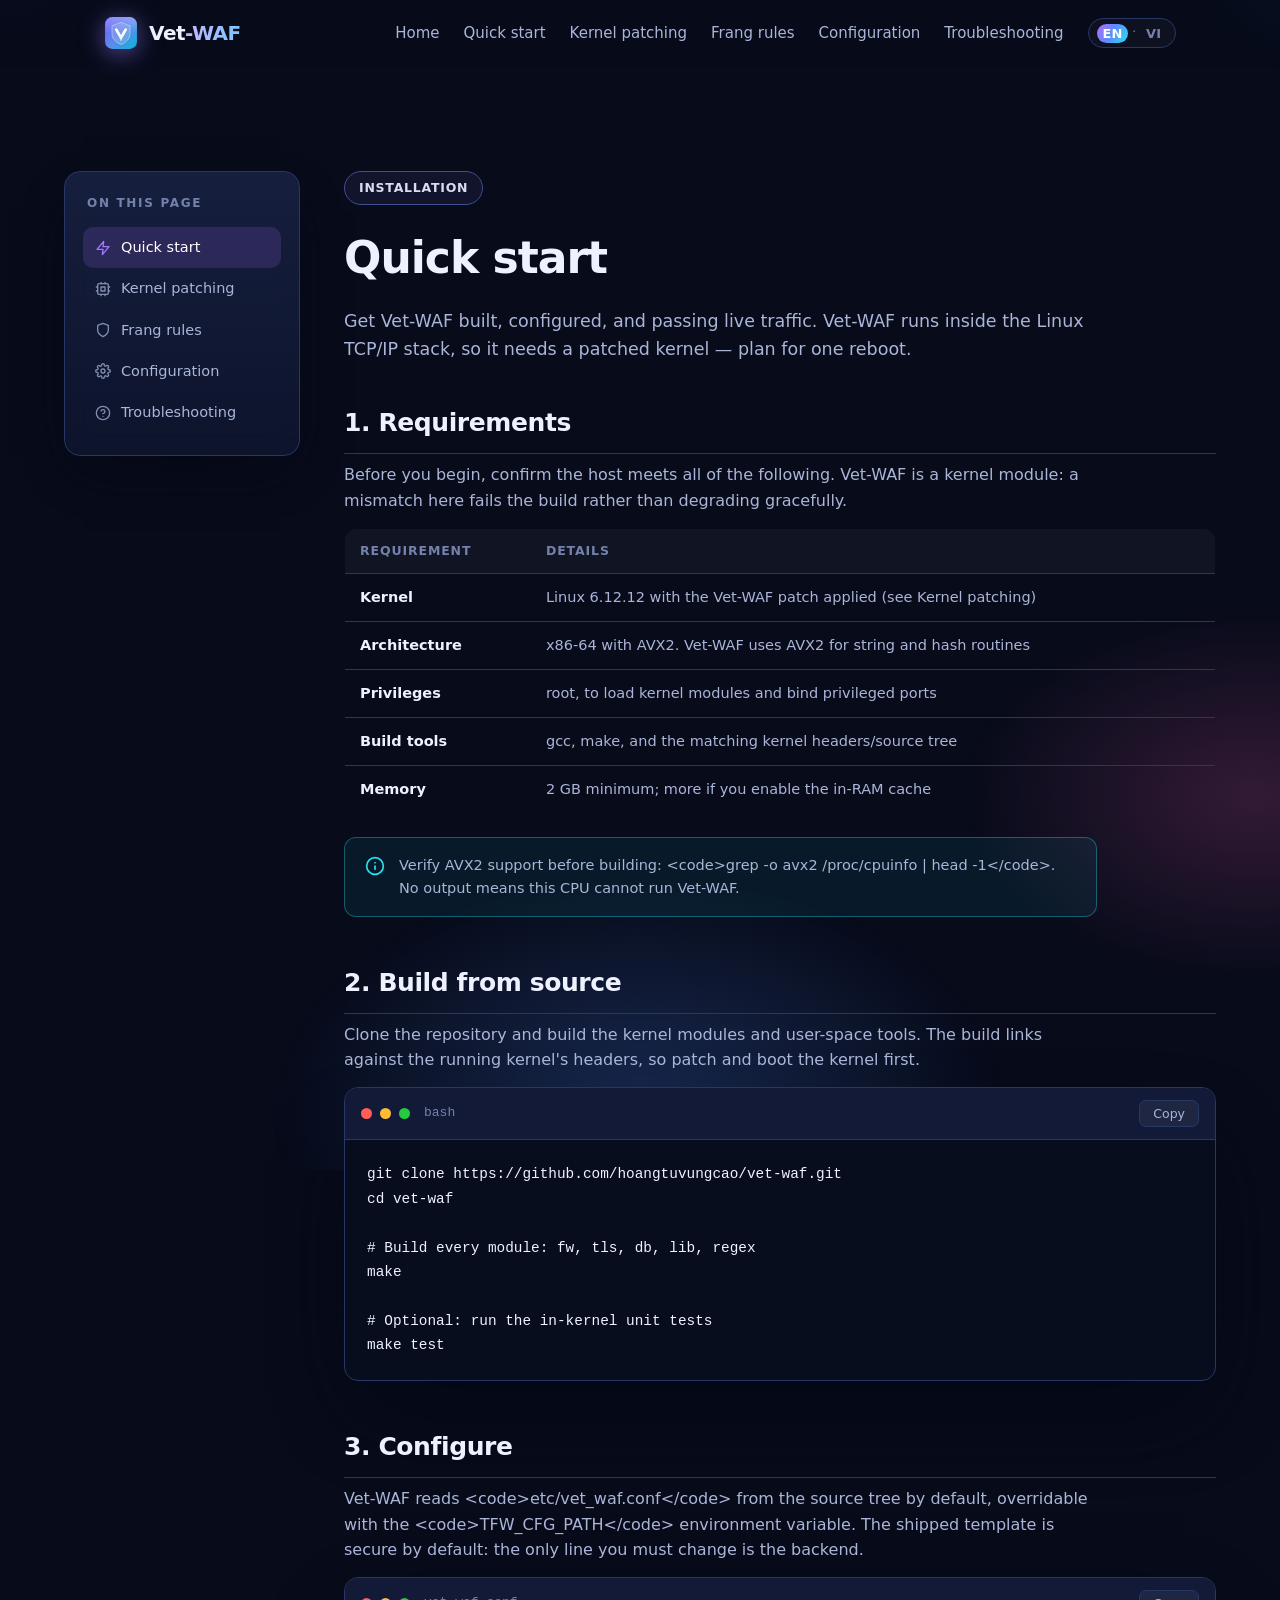
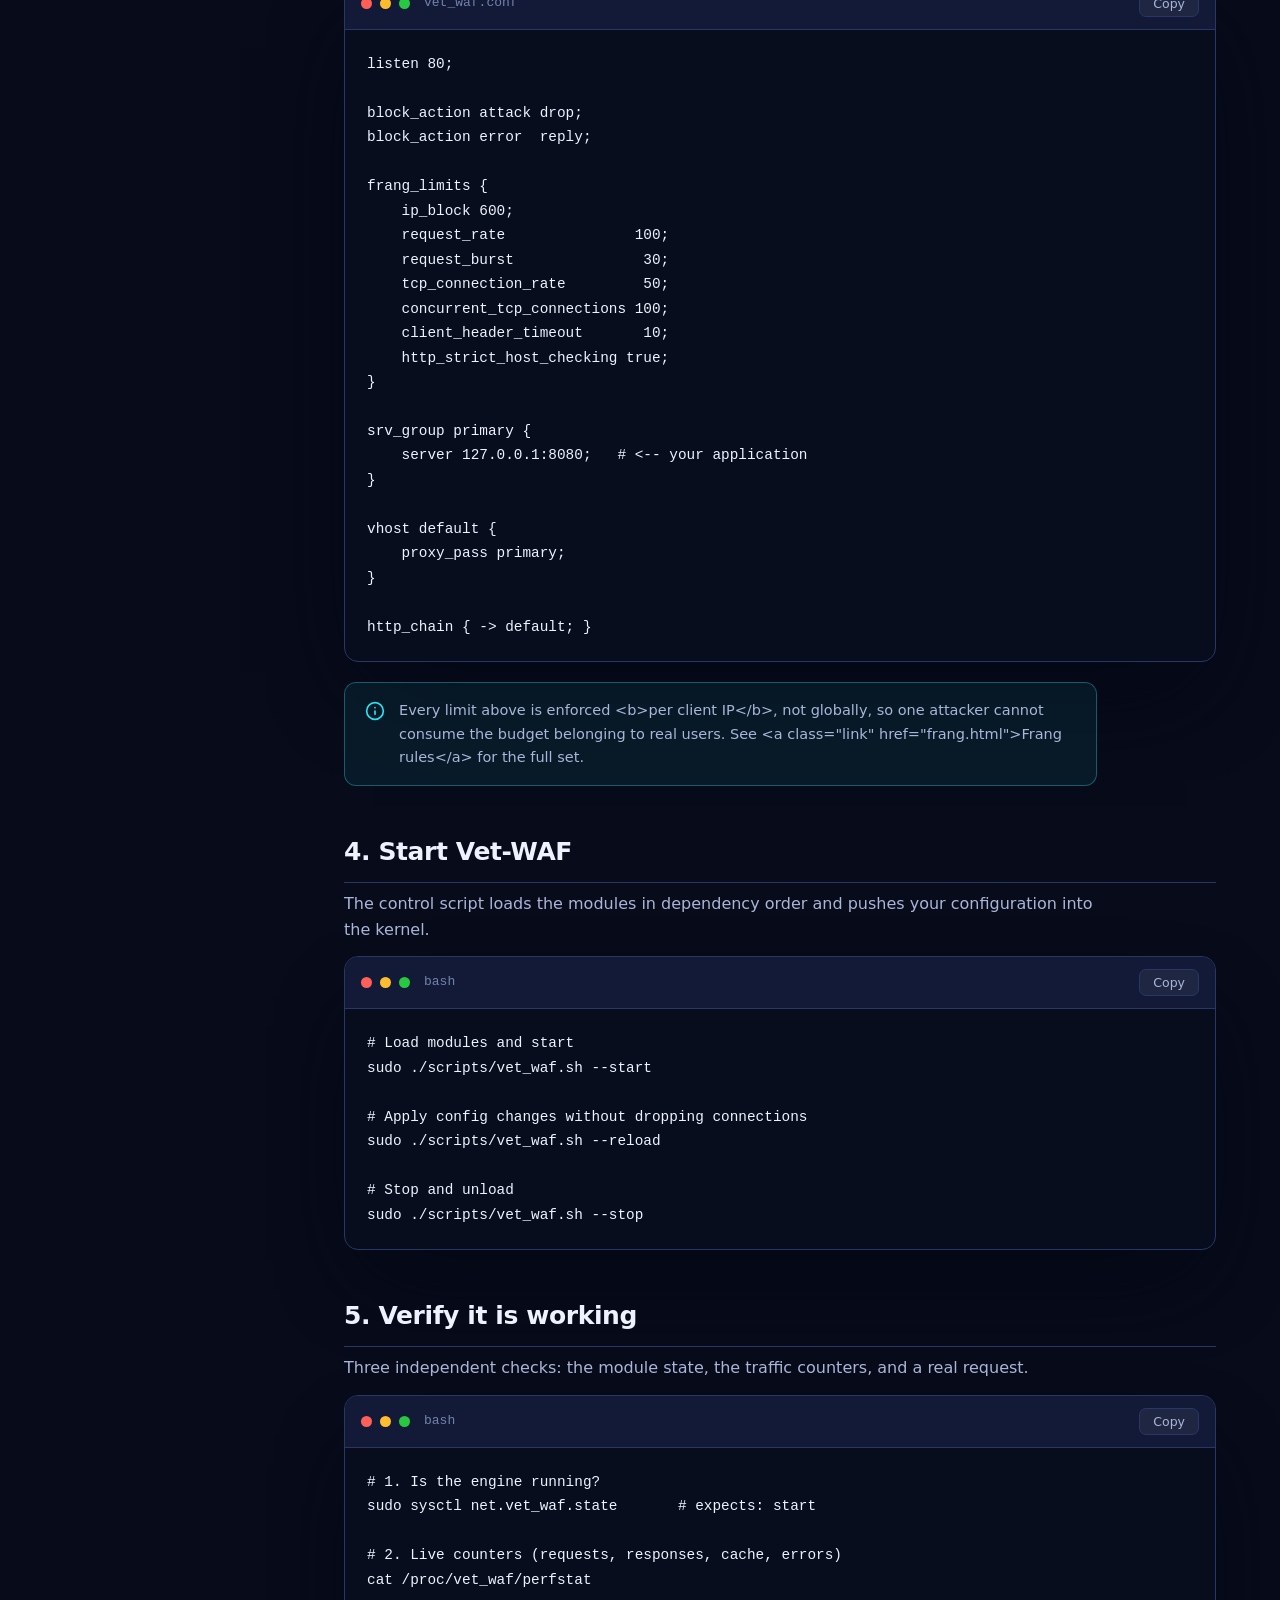
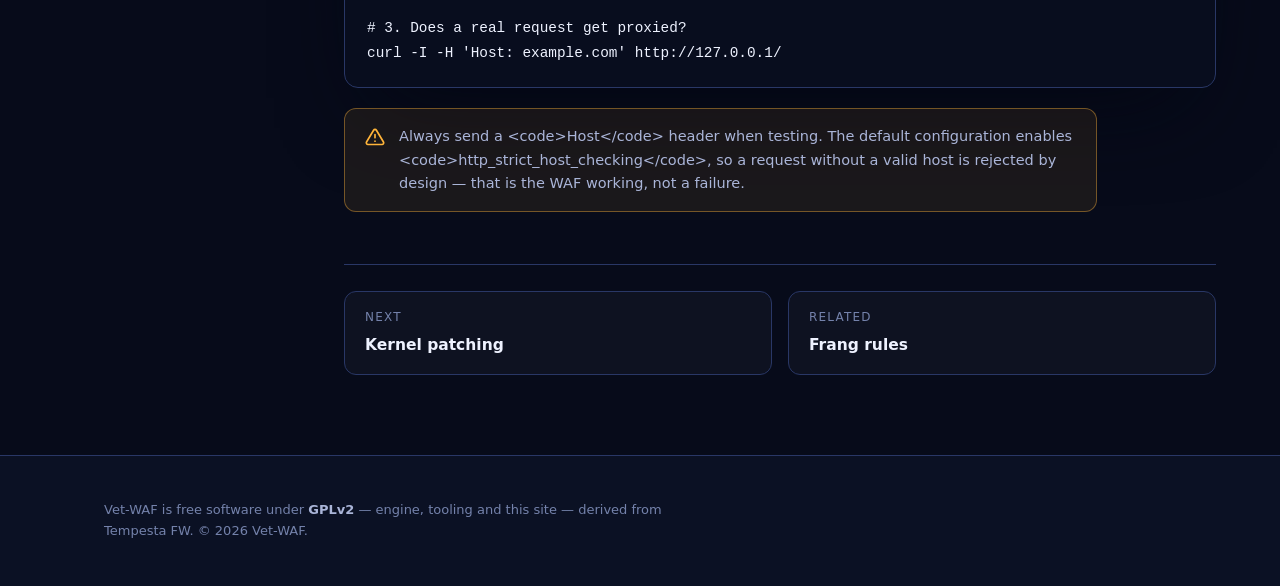
<file: docs/quickstart.html>
<!DOCTYPE html>
<html lang="en" data-lang="en">
<head>
<meta charset="UTF-8">
<meta name="viewport" content="width=device-width, initial-scale=1.0">
<title>Quick start — Vet-WAF</title>
<meta name="description" data-i18n="meta.description" content="Install Vet-WAF from source on a patched Linux 6.12.12 kernel, configure your first reverse proxy, and verify it is passing live traffic.">
<meta name="theme-color" content="#0b1020">
<meta http-equiv="Content-Security-Policy" content="default-src 'self'; img-src 'self' data:; style-src 'self' 'unsafe-inline' https://fonts.googleapis.com; font-src https://fonts.gstatic.com; script-src 'self' 'unsafe-inline'; base-uri 'self'; form-action 'none'; frame-ancestors 'none'; upgrade-insecure-requests">
<link rel="canonical" href="https://hoangtuvungcao.github.io/vet-waf/quickstart.html">
<link rel="icon" href="assets/favicon.ico" sizes="any">
<link rel="icon" type="image/svg+xml" href="assets/favicon.svg">
<link rel="preconnect" href="https://fonts.googleapis.com">
<link rel="preconnect" href="https://fonts.gstatic.com" crossorigin>
<link href="https://fonts.googleapis.com/css2?family=Inter:wght@400;500;600;700;800&family=JetBrains+Mono:wght@400;500&display=swap" rel="stylesheet">
<link rel="stylesheet" href="styles.css">
</head>
<body>

<header class="nav" id="nav">
  <div class="container nav__inner">
    <a class="brand" href="index.html" aria-label="Vet-WAF home">
      <img src="assets/mark.svg" alt="" width="34" height="34" class="brand__mark">
      <span class="brand__name">Vet<span class="brand__accent">-WAF</span></span>
    </a>
    <nav class="nav__links" id="navLinks" aria-label="Primary">
      <a href="index.html" data-i18n="nav.home">Home</a>
      <a href="quickstart.html" data-i18n="doc.quickstart">Quick start</a>
      <a href="kernel-patching.html" data-i18n="doc.kernel">Kernel patching</a>
      <a href="frang.html" data-i18n="doc.frang">Frang rules</a>
      <a href="configuration.html" data-i18n="doc.config">Configuration</a>
      <a href="troubleshooting.html" data-i18n="doc.trouble">Troubleshooting</a>
      <div class="lang" role="group" aria-label="Language">
        <button class="lang__btn" data-lang-set="en" aria-pressed="true">EN</button>
        <span class="lang__sep" aria-hidden="true">·</span>
        <button class="lang__btn" data-lang-set="vi" aria-pressed="false">VI</button>
      </div>
    </nav>
    <button class="nav__toggle" id="navToggle" aria-label="Toggle menu" aria-expanded="false">
      <span></span><span></span><span></span>
    </button>
  </div>
</header>

<div class="doc-shell">
  <aside class="doc-side">
    <h4 data-i18n="doc.onthispage">On this page</h4>
    <nav>
      <a class="active" href="quickstart.html">
        <svg viewBox="0 0 24 24" fill="none" stroke="currentColor" stroke-width="2" stroke-linecap="round" stroke-linejoin="round" aria-hidden="true"><path d="M13 2 3 14h9l-1 8 10-12h-9l1-8z"/></svg>
        <span data-i18n="doc.quickstart">Quick start</span></a>
      <a href="kernel-patching.html">
        <svg viewBox="0 0 24 24" fill="none" stroke="currentColor" stroke-width="2" stroke-linecap="round" stroke-linejoin="round" aria-hidden="true"><rect x="4" y="4" width="16" height="16" rx="2"/><rect x="9" y="9" width="6" height="6"/><path d="M9 2v2M15 2v2M9 20v2M15 20v2M2 9h2M2 15h2M20 9h2M20 15h2"/></svg>
        <span data-i18n="doc.kernel">Kernel patching</span></a>
      <a href="frang.html">
        <svg viewBox="0 0 24 24" fill="none" stroke="currentColor" stroke-width="2" stroke-linecap="round" stroke-linejoin="round" aria-hidden="true"><path d="M12 22s8-4 8-10V5l-8-3-8 3v7c0 6 8 10 8 10z"/></svg>
        <span data-i18n="doc.frang">Frang rules</span></a>
      <a href="configuration.html">
        <svg viewBox="0 0 24 24" fill="none" stroke="currentColor" stroke-width="2" stroke-linecap="round" stroke-linejoin="round" aria-hidden="true"><circle cx="12" cy="12" r="3"/><path d="M19.4 15a1.65 1.65 0 0 0 .33 1.82l.06.06a2 2 0 1 1-2.83 2.83l-.06-.06a1.65 1.65 0 0 0-1.82-.33 1.65 1.65 0 0 0-1 1.51V21a2 2 0 1 1-4 0v-.09A1.65 1.65 0 0 0 9 19.4a1.65 1.65 0 0 0-1.82.33l-.06.06a2 2 0 1 1-2.83-2.83l.06-.06a1.65 1.65 0 0 0 .33-1.82 1.65 1.65 0 0 0-1.51-1H3a2 2 0 1 1 0-4h.09A1.65 1.65 0 0 0 4.6 9a1.65 1.65 0 0 0-.33-1.82l-.06-.06a2 2 0 1 1 2.83-2.83l.06.06A1.65 1.65 0 0 0 9 4.6h.09A1.65 1.65 0 0 0 10 3.09V3a2 2 0 1 1 4 0v.09a1.65 1.65 0 0 0 1 1.51 1.65 1.65 0 0 0 1.82-.33l.06-.06a2 2 0 1 1 2.83 2.83l-.06.06A1.65 1.65 0 0 0 19.4 9v.09a1.65 1.65 0 0 0 1.51 1H21a2 2 0 1 1 0 4h-.09a1.65 1.65 0 0 0-1.51 1z"/></svg>
        <span data-i18n="doc.config">Configuration</span></a>
      <a href="troubleshooting.html">
        <svg viewBox="0 0 24 24" fill="none" stroke="currentColor" stroke-width="2" stroke-linecap="round" stroke-linejoin="round" aria-hidden="true"><circle cx="12" cy="12" r="10"/><path d="M9.09 9a3 3 0 0 1 5.83 1c0 2-3 3-3 3M12 17h.01"/></svg>
        <span data-i18n="doc.trouble">Troubleshooting</span></a>
    </nav>
  </aside>

  <main class="doc-main">
    <div class="doc-eyebrow" data-i18n="qs.eyebrow">Installation</div>
    <h1 data-i18n="qs.h1">Quick start</h1>
    <p class="doc-lead" data-i18n="qs.lead">Get Vet-WAF built, configured, and passing live traffic. Vet-WAF runs inside the Linux TCP/IP stack, so it needs a patched kernel — plan for one reboot.</p>

    <section class="doc-sec" id="requirements">
      <h2 data-i18n="qs.req.h">1. Requirements</h2>
      <p data-i18n="qs.req.p">Before you begin, confirm the host meets all of the following. Vet-WAF is a kernel module: a mismatch here fails the build rather than degrading gracefully.</p>
      <table class="doc-table">
        <thead><tr><th data-i18n="qs.req.t1">Requirement</th><th data-i18n="qs.req.t2">Details</th></tr></thead>
        <tbody>
          <tr><td data-i18n="qs.req.r1a">Kernel</td><td data-i18n="qs.req.r1b">Linux 6.12.12 with the Vet-WAF patch applied (see Kernel patching)</td></tr>
          <tr><td data-i18n="qs.req.r2a">Architecture</td><td data-i18n="qs.req.r2b">x86-64 with AVX2. Vet-WAF uses AVX2 for string and hash routines</td></tr>
          <tr><td data-i18n="qs.req.r3a">Privileges</td><td data-i18n="qs.req.r3b">root, to load kernel modules and bind privileged ports</td></tr>
          <tr><td data-i18n="qs.req.r4a">Build tools</td><td data-i18n="qs.req.r4b">gcc, make, and the matching kernel headers/source tree</td></tr>
          <tr><td data-i18n="qs.req.r5a">Memory</td><td data-i18n="qs.req.r5b">2 GB minimum; more if you enable the in-RAM cache</td></tr>
        </tbody>
      </table>
      <div class="callout callout--tip">
        <svg viewBox="0 0 24 24" fill="none" stroke="currentColor" stroke-width="2" stroke-linecap="round" stroke-linejoin="round" aria-hidden="true"><circle cx="12" cy="12" r="10"/><path d="M12 16v-4M12 8h.01"/></svg>
        <p data-i18n="qs.req.tip">Verify AVX2 support before building: <code>grep -o avx2 /proc/cpuinfo | head -1</code>. No output means this CPU cannot run Vet-WAF.</p>
      </div>
    </section>

    <section class="doc-sec" id="build">
      <h2 data-i18n="qs.build.h">2. Build from source</h2>
      <p data-i18n="qs.build.p">Clone the repository and build the kernel modules and user-space tools. The build links against the running kernel's headers, so patch and boot the kernel first.</p>
      <div class="code">
        <div class="code__bar">
          <span class="dot"></span><span class="dot"></span><span class="dot"></span>
          <span class="code__title">bash</span>
          <button class="code__copy" data-copy data-i18n="code.copy">Copy</button>
        </div>
<pre><code>git clone https://github.com/hoangtuvungcao/vet-waf.git
cd vet-waf

# Build every module: fw, tls, db, lib, regex
make

# Optional: run the in-kernel unit tests
make test</code></pre>
      </div>
    </section>

    <section class="doc-sec" id="configure">
      <h2 data-i18n="qs.cfg.h">3. Configure</h2>
      <p data-i18n="qs.cfg.p">Vet-WAF reads <code>etc/vet_waf.conf</code> from the source tree by default, overridable with the <code>TFW_CFG_PATH</code> environment variable. The shipped template is secure by default: the only line you must change is the backend.</p>
      <div class="code">
        <div class="code__bar">
          <span class="dot"></span><span class="dot"></span><span class="dot"></span>
          <span class="code__title">vet_waf.conf</span>
          <button class="code__copy" data-copy data-i18n="code.copy">Copy</button>
        </div>
<pre><code>listen 80;

block_action attack drop;
block_action error  reply;

frang_limits {
    ip_block 600;
    request_rate               100;
    request_burst               30;
    tcp_connection_rate         50;
    concurrent_tcp_connections 100;
    client_header_timeout       10;
    http_strict_host_checking true;
}

srv_group primary {
    server 127.0.0.1:8080;   # &lt;-- your application
}

vhost default {
    proxy_pass primary;
}

http_chain { -&gt; default; }</code></pre>
      </div>
      <div class="callout callout--tip">
        <svg viewBox="0 0 24 24" fill="none" stroke="currentColor" stroke-width="2" stroke-linecap="round" stroke-linejoin="round" aria-hidden="true"><circle cx="12" cy="12" r="10"/><path d="M12 16v-4M12 8h.01"/></svg>
        <p data-i18n="qs.cfg.tip">Every limit above is enforced <b>per client IP</b>, not globally, so one attacker cannot consume the budget belonging to real users. See <a class="link" href="frang.html">Frang rules</a> for the full set.</p>
      </div>
    </section>

    <section class="doc-sec" id="start">
      <h2 data-i18n="qs.start.h">4. Start Vet-WAF</h2>
      <p data-i18n="qs.start.p">The control script loads the modules in dependency order and pushes your configuration into the kernel.</p>
      <div class="code">
        <div class="code__bar">
          <span class="dot"></span><span class="dot"></span><span class="dot"></span>
          <span class="code__title">bash</span>
          <button class="code__copy" data-copy data-i18n="code.copy">Copy</button>
        </div>
<pre><code># Load modules and start
sudo ./scripts/vet_waf.sh --start

# Apply config changes without dropping connections
sudo ./scripts/vet_waf.sh --reload

# Stop and unload
sudo ./scripts/vet_waf.sh --stop</code></pre>
      </div>
    </section>

    <section class="doc-sec" id="verify">
      <h2 data-i18n="qs.ver.h">5. Verify it is working</h2>
      <p data-i18n="qs.ver.p">Three independent checks: the module state, the traffic counters, and a real request.</p>
      <div class="code">
        <div class="code__bar">
          <span class="dot"></span><span class="dot"></span><span class="dot"></span>
          <span class="code__title">bash</span>
          <button class="code__copy" data-copy data-i18n="code.copy">Copy</button>
        </div>
<pre><code># 1. Is the engine running?
sudo sysctl net.vet_waf.state       # expects: start

# 2. Live counters (requests, responses, cache, errors)
cat /proc/vet_waf/perfstat

# 3. Does a real request get proxied?
curl -I -H 'Host: example.com' http://127.0.0.1/</code></pre>
      </div>
      <div class="callout callout--warn">
        <svg viewBox="0 0 24 24" fill="none" stroke="currentColor" stroke-width="2" stroke-linecap="round" stroke-linejoin="round" aria-hidden="true"><path d="M10.29 3.86 1.82 18a2 2 0 0 0 1.71 3h16.94a2 2 0 0 0 1.71-3L13.71 3.86a2 2 0 0 0-3.42 0z"/><path d="M12 9v4M12 17h.01"/></svg>
        <p data-i18n="qs.ver.warn">Always send a <code>Host</code> header when testing. The default configuration enables <code>http_strict_host_checking</code>, so a request without a valid host is rejected by design — that is the WAF working, not a failure.</p>
      </div>
    </section>

    <nav class="doc-nav">
      <a href="kernel-patching.html">
        <span data-i18n="doc.next">Next</span>
        <b data-i18n="doc.kernel">Kernel patching</b>
      </a>
      <a href="frang.html">
        <span data-i18n="doc.related">Related</span>
        <b data-i18n="doc.frang">Frang rules</b>
      </a>
    </nav>
  </main>
</div>

<footer class="footer">
  <div class="container">
    <p class="footer__legal" data-i18n-html="footer.legal">
      Vet-WAF is free software under <b>GPLv2</b> — engine, tooling and this site — derived from Tempesta FW. &copy; 2026 Vet-WAF.
    </p>
  </div>
</footer>

<script>
window.VETWAF_I18N = {
  en: {
    'doc.next': 'Next', 'doc.related': 'Related',
    'code.copy': 'Copy',
    'qs.eyebrow': 'Installation',
    'qs.h1': 'Quick start',
    'qs.lead': 'Get Vet-WAF built, configured, and passing live traffic. Vet-WAF runs inside the Linux TCP/IP stack, so it needs a patched kernel — plan for one reboot.',
    'qs.req.h': '1. Requirements',
    'qs.req.p': 'Before you begin, confirm the host meets all of the following. Vet-WAF is a kernel module: a mismatch here fails the build rather than degrading gracefully.',
    'qs.req.t1': 'Requirement', 'qs.req.t2': 'Details',
    'qs.req.r1a': 'Kernel', 'qs.req.r1b': 'Linux 6.12.12 with the Vet-WAF patch applied (see Kernel patching)',
    'qs.req.r2a': 'Architecture', 'qs.req.r2b': 'x86-64 with AVX2. Vet-WAF uses AVX2 for string and hash routines',
    'qs.req.r3a': 'Privileges', 'qs.req.r3b': 'root, to load kernel modules and bind privileged ports',
    'qs.req.r4a': 'Build tools', 'qs.req.r4b': 'gcc, make, and the matching kernel headers/source tree',
    'qs.req.r5a': 'Memory', 'qs.req.r5b': '2 GB minimum; more if you enable the in-RAM cache',
    'qs.req.tip': 'Verify AVX2 support before building: <code>grep -o avx2 /proc/cpuinfo | head -1</code>. No output means this CPU cannot run Vet-WAF.',
    'qs.build.h': '2. Build from source',
    'qs.build.p': "Clone the repository and build the kernel modules and user-space tools. The build links against the running kernel's headers, so patch and boot the kernel first.",
    'qs.cfg.h': '3. Configure',
    'qs.cfg.p': 'Vet-WAF reads <code>etc/vet_waf.conf</code> from the source tree by default, overridable with the <code>TFW_CFG_PATH</code> environment variable. The shipped template is secure by default: the only line you must change is the backend.',
    'qs.cfg.tip': 'Every limit above is enforced <b>per client IP</b>, not globally, so one attacker cannot consume the budget belonging to real users. See <a class="link" href="frang.html">Frang rules</a> for the full set.',
    'qs.start.h': '4. Start Vet-WAF',
    'qs.start.p': 'The control script loads the modules in dependency order and pushes your configuration into the kernel.',
    'qs.ver.h': '5. Verify it is working',
    'qs.ver.p': 'Three independent checks: the module state, the traffic counters, and a real request.',
    'qs.ver.warn': 'Always send a <code>Host</code> header when testing. The default configuration enables <code>http_strict_host_checking</code>, so a request without a valid host is rejected by design — that is the WAF working, not a failure.',
    'meta.description': 'Install Vet-WAF from source on a patched Linux 6.12.12 kernel, configure your first reverse proxy, and verify it is passing live traffic.'
  },
  vi: {
    'doc.next': 'Tiếp theo', 'doc.related': 'Liên quan',
    'code.copy': 'Chép',
    'qs.eyebrow': 'Cài đặt',
    'qs.h1': 'Bắt đầu nhanh',
    'qs.lead': 'Biên dịch, cấu hình và đưa Vet-WAF vào xử lý lưu lượng thật. Vet-WAF chạy bên trong ngăn xếp TCP/IP của Linux nên cần một nhân đã được vá — hãy dự trù một lần khởi động lại.',
    'qs.req.h': '1. Yêu cầu hệ thống',
    'qs.req.p': 'Trước khi bắt đầu, hãy chắc chắn máy chủ đáp ứng đủ các điều kiện sau. Vet-WAF là một module nhân: nếu không khớp, quá trình biên dịch sẽ thất bại chứ không tự suy giảm.',
    'qs.req.t1': 'Yêu cầu', 'qs.req.t2': 'Chi tiết',
    'qs.req.r1a': 'Nhân Linux', 'qs.req.r1b': 'Linux 6.12.12 đã áp dụng bản vá Vet-WAF (xem mục Vá nhân Linux)',
    'qs.req.r2a': 'Kiến trúc', 'qs.req.r2b': 'x86-64 có AVX2. Vet-WAF dùng AVX2 cho các hàm xử lý chuỗi và băm',
    'qs.req.r3a': 'Quyền hạn', 'qs.req.r3b': 'root, để nạp module nhân và mở cổng đặc quyền',
    'qs.req.r4a': 'Công cụ biên dịch', 'qs.req.r4b': 'gcc, make và bộ header/mã nguồn nhân tương ứng',
    'qs.req.r5a': 'Bộ nhớ', 'qs.req.r5b': 'Tối thiểu 2 GB; cần nhiều hơn nếu bật bộ đệm trên RAM',
    'qs.req.tip': 'Kiểm tra AVX2 trước khi biên dịch: <code>grep -o avx2 /proc/cpuinfo | head -1</code>. Không có kết quả nghĩa là CPU này không chạy được Vet-WAF.',
    'qs.build.h': '2. Biên dịch từ mã nguồn',
    'qs.build.p': 'Tải mã nguồn và biên dịch các module nhân cùng công cụ người dùng. Quá trình biên dịch liên kết với header của nhân đang chạy, nên hãy vá và khởi động nhân trước.',
    'qs.cfg.h': '3. Cấu hình',
    'qs.cfg.p': 'Mặc định Vet-WAF đọc <code>etc/vet_waf.conf</code> trong cây mã nguồn, có thể đổi bằng biến môi trường <code>TFW_CFG_PATH</code>. Mẫu cấu hình đi kèm đã an toàn sẵn: dòng duy nhất bạn buộc phải sửa là backend.',
    'qs.cfg.tip': 'Mọi giới hạn ở trên được áp dụng <b>theo từng IP</b> chứ không phải toàn cục, nên một kẻ tấn công không thể chiếm hết hạn mức của người dùng thật. Xem <a class="link" href="frang.html">Luật Frang</a> để biết đầy đủ.',
    'qs.start.h': '4. Khởi động Vet-WAF',
    'qs.start.p': 'Script điều khiển sẽ nạp các module theo đúng thứ tự phụ thuộc và đẩy cấu hình của bạn vào nhân.',
    'qs.ver.h': '5. Kiểm tra hoạt động',
    'qs.ver.p': 'Ba phép kiểm tra độc lập: trạng thái module, bộ đếm lưu lượng, và một request thật.',
    'qs.ver.warn': 'Luôn gửi kèm header <code>Host</code> khi kiểm tra. Cấu hình mặc định bật <code>http_strict_host_checking</code>, nên request không có host hợp lệ sẽ bị chặn — đó là WAF đang hoạt động đúng, không phải lỗi.',
    'meta.description': 'Cài đặt Vet-WAF từ mã nguồn trên nhân Linux 6.12.12 đã vá, cấu hình reverse proxy đầu tiên và kiểm tra lưu lượng thật.'
  }
};
</script>
<script src="site.js"></script>
<script defer src="fx.js"></script>
</body>
</html>
</file>
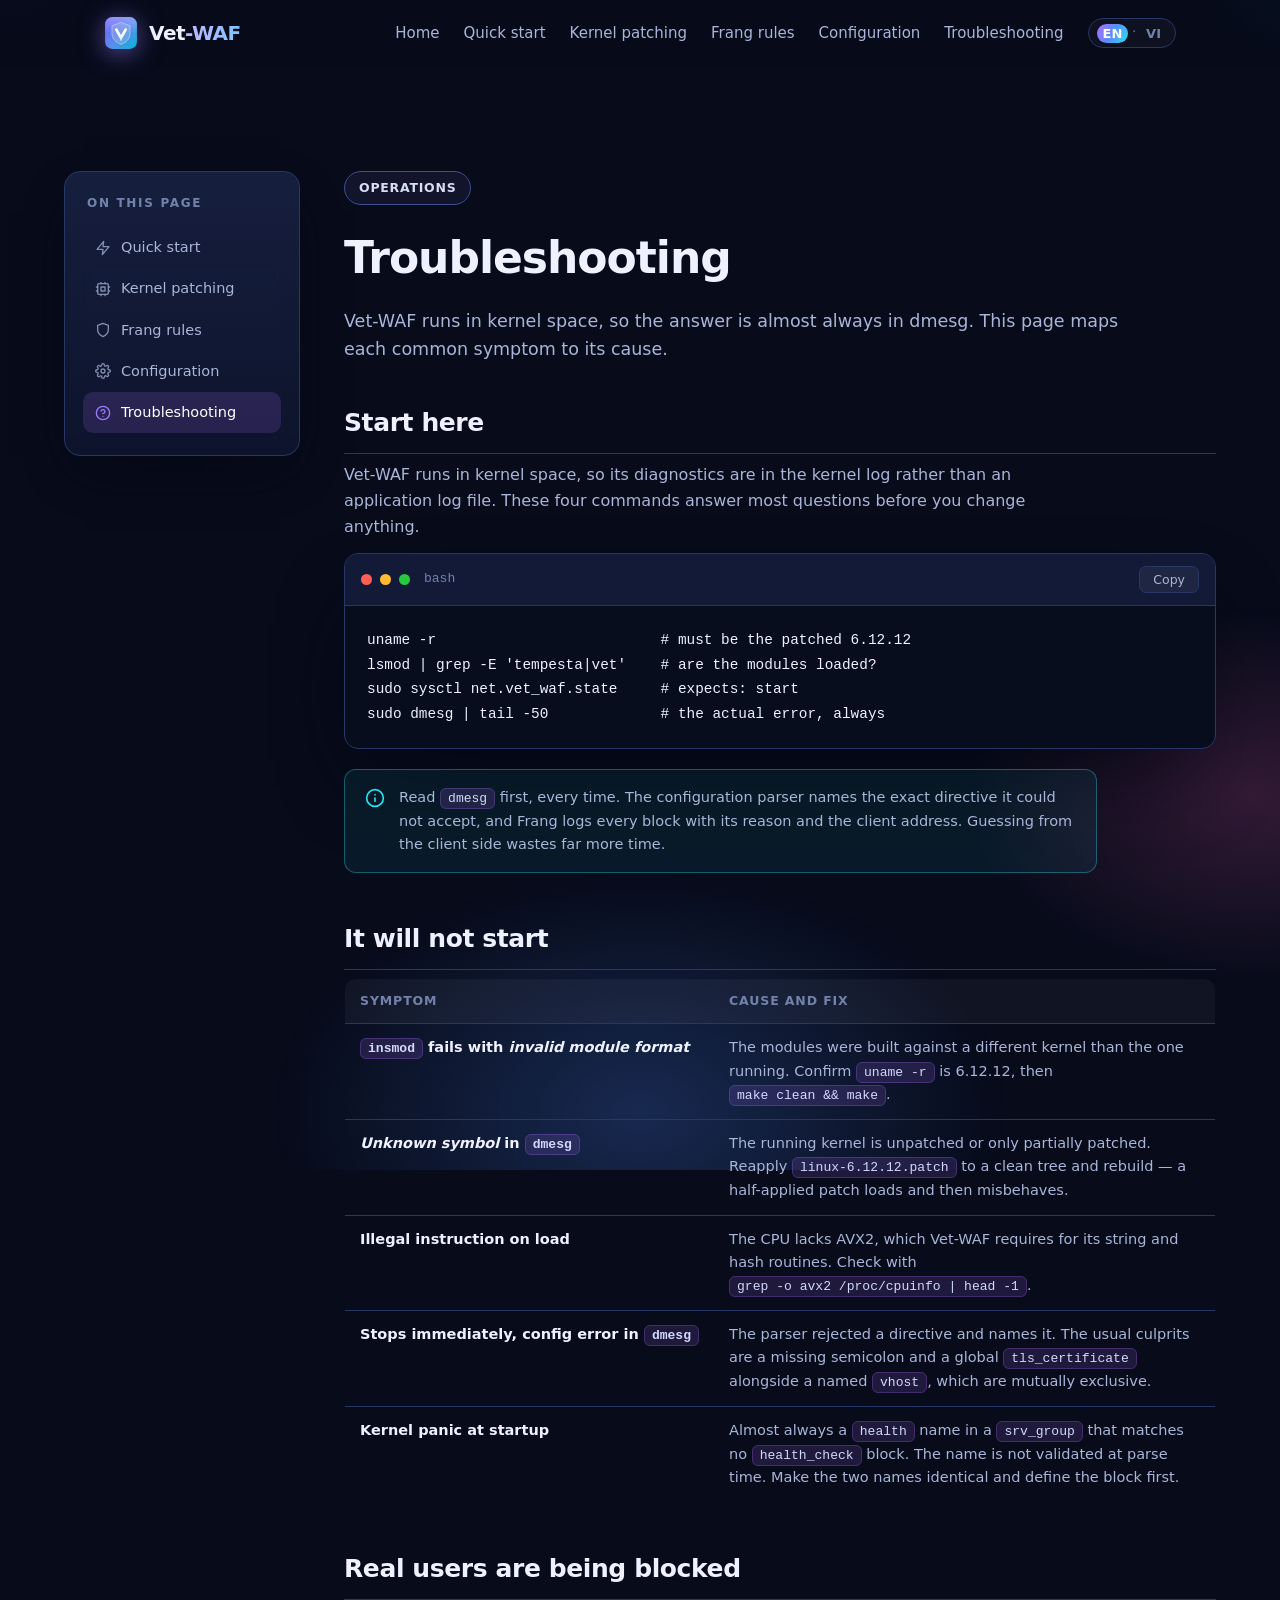
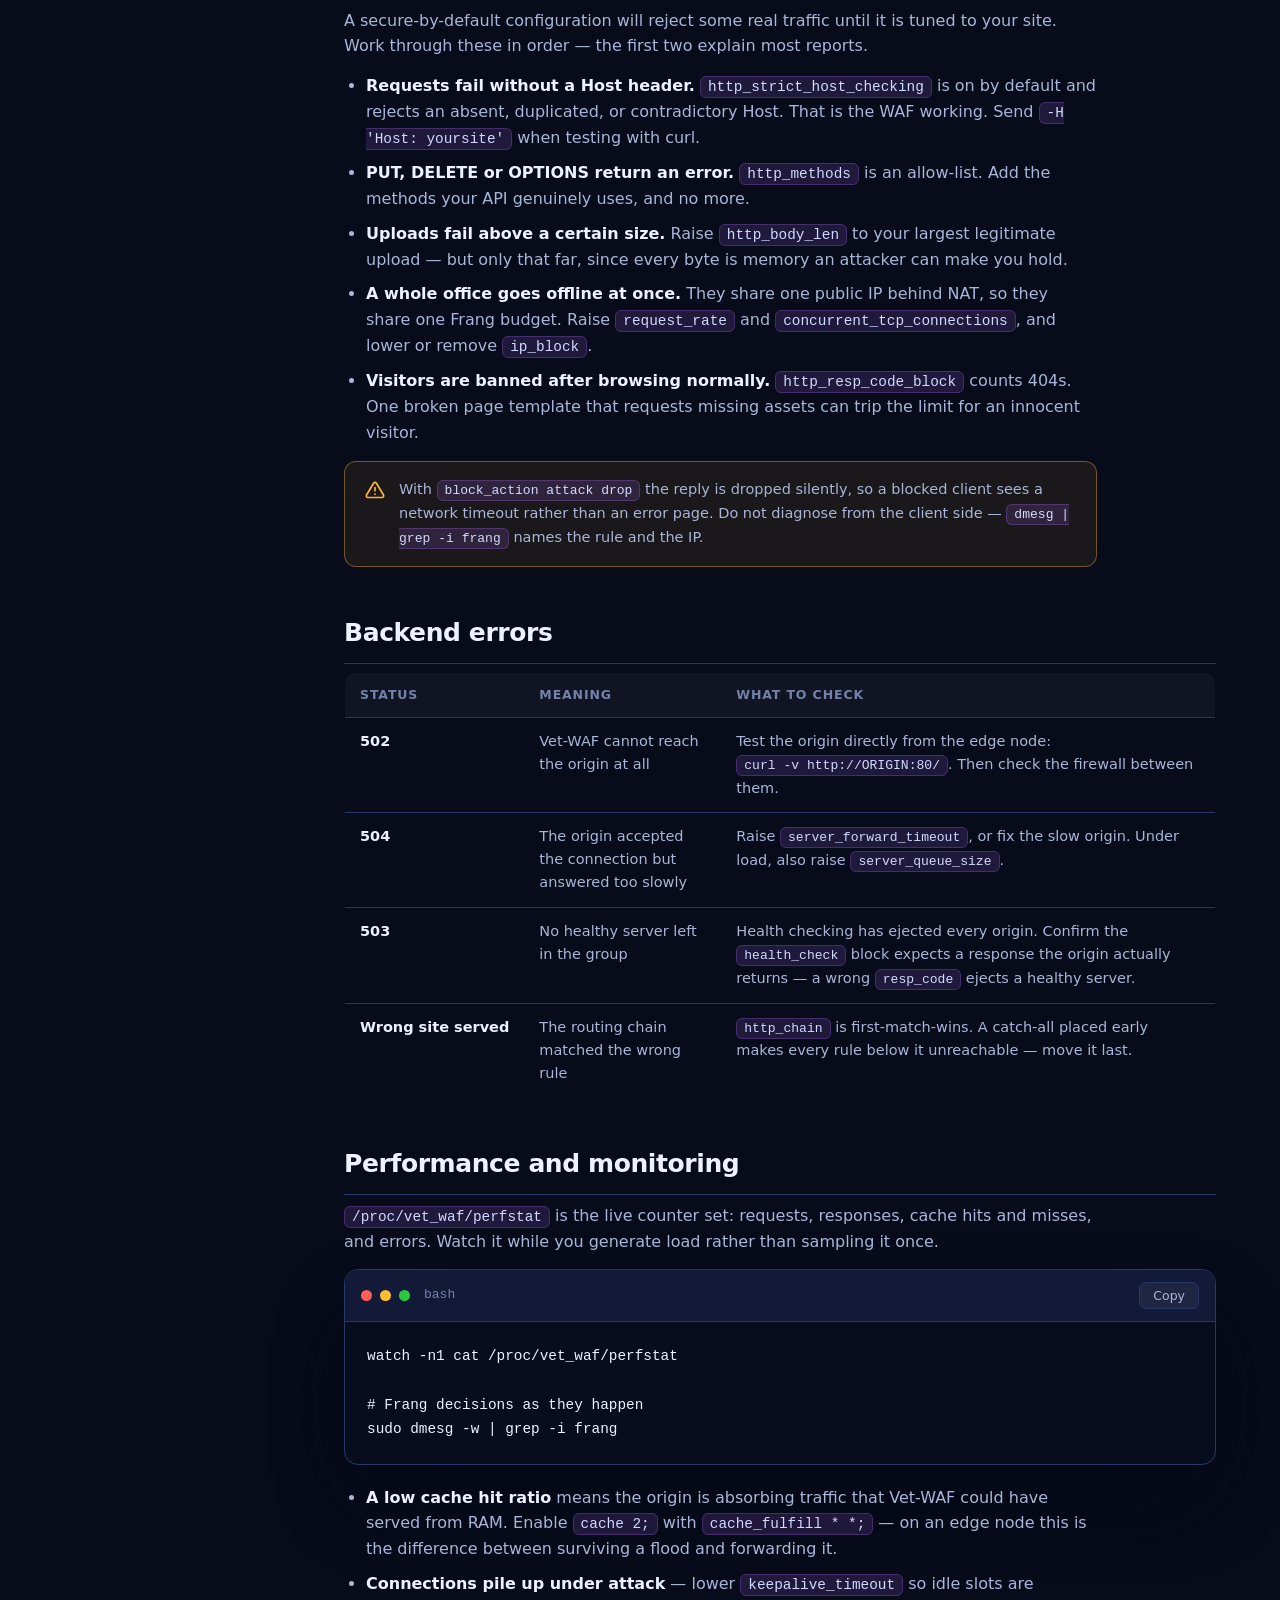
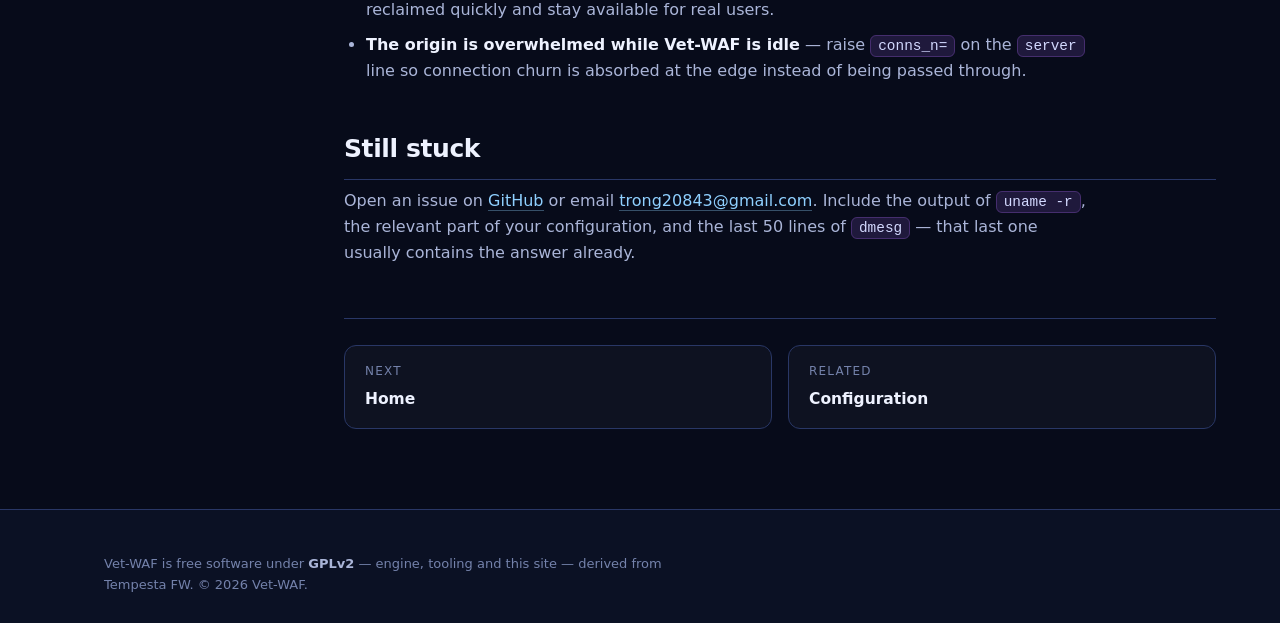
<file: docs/troubleshooting.html>
<!DOCTYPE html>
<html lang="en" data-lang="en">
<head>
<meta charset="UTF-8">
<meta name="viewport" content="width=device-width, initial-scale=1.0">
<title>Troubleshooting — Vet-WAF</title>
<meta name="description" data-i18n="meta.description" content="Diagnose Vet-WAF: modules that will not load, rejected configurations, legitimate traffic being blocked, backend 502/504 errors, and performance tuning.">
<meta name="theme-color" content="#0b1020">
<meta http-equiv="Content-Security-Policy" content="default-src 'self'; img-src 'self' data:; style-src 'self' 'unsafe-inline' https://fonts.googleapis.com; font-src https://fonts.gstatic.com; script-src 'self' 'unsafe-inline'; base-uri 'self'; form-action 'none'; frame-ancestors 'none'; upgrade-insecure-requests">
<link rel="canonical" href="https://hoangtuvungcao.github.io/vet-waf/troubleshooting.html">
<link rel="icon" href="assets/favicon.ico" sizes="any">
<link rel="icon" type="image/svg+xml" href="assets/favicon.svg">
<link rel="preconnect" href="https://fonts.googleapis.com">
<link rel="preconnect" href="https://fonts.gstatic.com" crossorigin>
<link href="https://fonts.googleapis.com/css2?family=Inter:wght@400;500;600;700;800&family=JetBrains+Mono:wght@400;500&display=swap" rel="stylesheet">
<link rel="stylesheet" href="styles.css">
</head>
<body>

<header class="nav" id="nav">
  <div class="container nav__inner">
    <a class="brand" href="index.html" aria-label="Vet-WAF home">
      <img src="assets/mark.svg" alt="" width="34" height="34" class="brand__mark">
      <span class="brand__name">Vet<span class="brand__accent">-WAF</span></span>
    </a>
    <nav class="nav__links" id="navLinks" aria-label="Primary">
      <a href="index.html" data-i18n="nav.home">Home</a>
      <a href="quickstart.html" data-i18n="doc.quickstart">Quick start</a>
      <a href="kernel-patching.html" data-i18n="doc.kernel">Kernel patching</a>
      <a href="frang.html" data-i18n="doc.frang">Frang rules</a>
      <a href="configuration.html" data-i18n="doc.config">Configuration</a>
      <a href="troubleshooting.html" data-i18n="doc.trouble">Troubleshooting</a>
      <div class="lang" role="group" aria-label="Language">
        <button class="lang__btn" data-lang-set="en" aria-pressed="true">EN</button>
        <span class="lang__sep" aria-hidden="true">·</span>
        <button class="lang__btn" data-lang-set="vi" aria-pressed="false">VI</button>
      </div>
    </nav>
    <button class="nav__toggle" id="navToggle" aria-label="Toggle menu" aria-expanded="false">
      <span></span><span></span><span></span>
    </button>
  </div>
</header>

<div class="doc-shell">
  <aside class="doc-side">
    <h4 data-i18n="doc.onthispage">On this page</h4>
    <nav>
      <a href="quickstart.html">
        <svg viewBox="0 0 24 24" fill="none" stroke="currentColor" stroke-width="2" stroke-linecap="round" stroke-linejoin="round" aria-hidden="true"><path d="M13 2 3 14h9l-1 8 10-12h-9l1-8z"/></svg>
        <span data-i18n="doc.quickstart">Quick start</span></a>
      <a href="kernel-patching.html">
        <svg viewBox="0 0 24 24" fill="none" stroke="currentColor" stroke-width="2" stroke-linecap="round" stroke-linejoin="round" aria-hidden="true"><rect x="4" y="4" width="16" height="16" rx="2"/><rect x="9" y="9" width="6" height="6"/><path d="M9 2v2M15 2v2M9 20v2M15 20v2M2 9h2M2 15h2M20 9h2M20 15h2"/></svg>
        <span data-i18n="doc.kernel">Kernel patching</span></a>
      <a href="frang.html">
        <svg viewBox="0 0 24 24" fill="none" stroke="currentColor" stroke-width="2" stroke-linecap="round" stroke-linejoin="round" aria-hidden="true"><path d="M12 22s8-4 8-10V5l-8-3-8 3v7c0 6 8 10 8 10z"/></svg>
        <span data-i18n="doc.frang">Frang rules</span></a>
      <a href="configuration.html">
        <svg viewBox="0 0 24 24" fill="none" stroke="currentColor" stroke-width="2" stroke-linecap="round" stroke-linejoin="round" aria-hidden="true"><circle cx="12" cy="12" r="3"/><path d="M19.4 15a1.65 1.65 0 0 0 .33 1.82l.06.06a2 2 0 1 1-2.83 2.83l-.06-.06a1.65 1.65 0 0 0-1.82-.33 1.65 1.65 0 0 0-1 1.51V21a2 2 0 1 1-4 0v-.09A1.65 1.65 0 0 0 9 19.4a1.65 1.65 0 0 0-1.82.33l-.06.06a2 2 0 1 1-2.83-2.83l.06-.06a1.65 1.65 0 0 0 .33-1.82 1.65 1.65 0 0 0-1.51-1H3a2 2 0 1 1 0-4h.09A1.65 1.65 0 0 0 4.6 9a1.65 1.65 0 0 0-.33-1.82l-.06-.06a2 2 0 1 1 2.83-2.83l.06.06A1.65 1.65 0 0 0 9 4.6h.09A1.65 1.65 0 0 0 10 3.09V3a2 2 0 1 1 4 0v.09a1.65 1.65 0 0 0 1 1.51 1.65 1.65 0 0 0 1.82-.33l.06-.06a2 2 0 1 1 2.83 2.83l-.06.06A1.65 1.65 0 0 0 19.4 9v.09a1.65 1.65 0 0 0 1.51 1H21a2 2 0 1 1 0 4h-.09a1.65 1.65 0 0 0-1.51 1z"/></svg>
        <span data-i18n="doc.config">Configuration</span></a>
      <a class="active" href="troubleshooting.html">
        <svg viewBox="0 0 24 24" fill="none" stroke="currentColor" stroke-width="2" stroke-linecap="round" stroke-linejoin="round" aria-hidden="true"><circle cx="12" cy="12" r="10"/><path d="M9.09 9a3 3 0 0 1 5.83 1c0 2-3 3-3 3M12 17h.01"/></svg>
        <span data-i18n="doc.trouble">Troubleshooting</span></a>
    </nav>
  </aside>

  <main class="doc-main">
    <div class="doc-eyebrow" data-i18n="ts.eyebrow">Operations</div>
    <h1 data-i18n="ts.h1">Troubleshooting</h1>
    <p class="doc-lead" data-i18n="ts.lead">Vet-WAF runs in kernel space, so the answer is almost always in dmesg. This page maps each common symptom to its cause.</p>

    <section class="doc-sec" id="first">
      <h2 data-i18n="ts.fs.h">Start here</h2>
      <p data-i18n-html="ts.fs.p1">Vet-WAF runs in kernel space, so its diagnostics are in the kernel log rather than an application log file. These four commands answer most questions before you change anything.</p>
      <div class="code">
        <div class="code__bar">
          <span class="dot"></span><span class="dot"></span><span class="dot"></span>
          <span class="code__title">bash</span>
          <button class="code__copy" data-copy data-i18n="code.copy">Copy</button>
        </div>
<pre><code>uname -r                          # must be the patched 6.12.12
lsmod | grep -E 'tempesta|vet'    # are the modules loaded?
sudo sysctl net.vet_waf.state     # expects: start
sudo dmesg | tail -50             # the actual error, always</code></pre>
      </div>
      <div class="callout callout--tip">
        <svg viewBox="0 0 24 24" fill="none" stroke="currentColor" stroke-width="2" stroke-linecap="round" stroke-linejoin="round" aria-hidden="true"><circle cx="12" cy="12" r="10"/><path d="M12 16v-4M12 8h.01"/></svg>
        <p data-i18n-html="ts.fs.tip">Read <code>dmesg</code> first, every time. The configuration parser names the exact directive it could not accept, and Frang logs every block with its reason and the client address. Guessing from the client side wastes far more time.</p>
      </div>
    </section>

    <section class="doc-sec" id="nostart">
      <h2 data-i18n="ts.ns.h">It will not start</h2>
      <table class="doc-table">
        <thead><tr><th data-i18n="ts.ns.t.h1">Symptom</th><th data-i18n="ts.ns.t.h2">Cause and fix</th></tr></thead>
        <tbody>
          <tr><td data-i18n-html="ts.ns.t.r1a"><code>insmod</code> fails with <i>invalid module format</i></td><td data-i18n-html="ts.ns.t.r1b">The modules were built against a different kernel than the one running. Confirm <code>uname -r</code> is 6.12.12, then <code>make clean &amp;&amp; make</code>.</td></tr>
          <tr><td data-i18n-html="ts.ns.t.r2a"><i>Unknown symbol</i> in <code>dmesg</code></td><td data-i18n-html="ts.ns.t.r2b">The running kernel is unpatched or only partially patched. Reapply <code>linux-6.12.12.patch</code> to a clean tree and rebuild — a half-applied patch loads and then misbehaves.</td></tr>
          <tr><td data-i18n-html="ts.ns.t.r3a">Illegal instruction on load</td><td data-i18n-html="ts.ns.t.r3b">The CPU lacks AVX2, which Vet-WAF requires for its string and hash routines. Check with <code>grep -o avx2 /proc/cpuinfo | head -1</code>.</td></tr>
          <tr><td data-i18n-html="ts.ns.t.r4a">Stops immediately, config error in <code>dmesg</code></td><td data-i18n-html="ts.ns.t.r4b">The parser rejected a directive and names it. The usual culprits are a missing semicolon and a global <code>tls_certificate</code> alongside a named <code>vhost</code>, which are mutually exclusive.</td></tr>
          <tr><td data-i18n-html="ts.ns.t.r5a">Kernel panic at startup</td><td data-i18n-html="ts.ns.t.r5b">Almost always a <code>health</code> name in a <code>srv_group</code> that matches no <code>health_check</code> block. The name is not validated at parse time. Make the two names identical and define the block first.</td></tr>
        </tbody>
      </table>
    </section>

    <section class="doc-sec" id="blocked">
      <h2 data-i18n="ts.bl.h">Real users are being blocked</h2>
      <p data-i18n-html="ts.bl.p1">A secure-by-default configuration will reject some real traffic until it is tuned to your site. Work through these in order — the first two explain most reports.</p>
      <ul><li data-i18n-html="ts.bl.l1"><b>Requests fail without a Host header.</b> <code>http_strict_host_checking</code> is on by default and rejects an absent, duplicated, or contradictory Host. That is the WAF working. Send <code>-H 'Host: yoursite'</code> when testing with curl.</li><li data-i18n-html="ts.bl.l2"><b>PUT, DELETE or OPTIONS return an error.</b> <code>http_methods</code> is an allow-list. Add the methods your API genuinely uses, and no more.</li><li data-i18n-html="ts.bl.l3"><b>Uploads fail above a certain size.</b> Raise <code>http_body_len</code> to your largest legitimate upload — but only that far, since every byte is memory an attacker can make you hold.</li><li data-i18n-html="ts.bl.l4"><b>A whole office goes offline at once.</b> They share one public IP behind NAT, so they share one Frang budget. Raise <code>request_rate</code> and <code>concurrent_tcp_connections</code>, and lower or remove <code>ip_block</code>.</li><li data-i18n-html="ts.bl.l5"><b>Visitors are banned after browsing normally.</b> <code>http_resp_code_block</code> counts 404s. One broken page template that requests missing assets can trip the limit for an innocent visitor.</li></ul>
      <div class="callout callout--warn">
        <svg viewBox="0 0 24 24" fill="none" stroke="currentColor" stroke-width="2" stroke-linecap="round" stroke-linejoin="round" aria-hidden="true"><path d="M10.29 3.86 1.82 18a2 2 0 0 0 1.71 3h16.94a2 2 0 0 0 1.71-3L13.71 3.86a2 2 0 0 0-3.42 0z"/><path d="M12 9v4M12 17h.01"/></svg>
        <p data-i18n-html="ts.bl.warn">With <code>block_action attack drop</code> the reply is dropped silently, so a blocked client sees a network timeout rather than an error page. Do not diagnose from the client side — <code>dmesg | grep -i frang</code> names the rule and the IP.</p>
      </div>
    </section>

    <section class="doc-sec" id="backend">
      <h2 data-i18n="ts.bk.h">Backend errors</h2>
      <table class="doc-table">
        <thead><tr><th data-i18n="ts.bk.t.h1">Status</th><th data-i18n="ts.bk.t.h2">Meaning</th><th data-i18n="ts.bk.t.h3">What to check</th></tr></thead>
        <tbody>
          <tr><td data-i18n-html="ts.bk.t.r1a"><b>502</b></td><td data-i18n-html="ts.bk.t.r1b">Vet-WAF cannot reach the origin at all</td><td data-i18n-html="ts.bk.t.r1c">Test the origin directly from the edge node: <code>curl -v http://ORIGIN:80/</code>. Then check the firewall between them.</td></tr>
          <tr><td data-i18n-html="ts.bk.t.r2a"><b>504</b></td><td data-i18n-html="ts.bk.t.r2b">The origin accepted the connection but answered too slowly</td><td data-i18n-html="ts.bk.t.r2c">Raise <code>server_forward_timeout</code>, or fix the slow origin. Under load, also raise <code>server_queue_size</code>.</td></tr>
          <tr><td data-i18n-html="ts.bk.t.r3a"><b>503</b></td><td data-i18n-html="ts.bk.t.r3b">No healthy server left in the group</td><td data-i18n-html="ts.bk.t.r3c">Health checking has ejected every origin. Confirm the <code>health_check</code> block expects a response the origin actually returns — a wrong <code>resp_code</code> ejects a healthy server.</td></tr>
          <tr><td data-i18n-html="ts.bk.t.r4a"><b>Wrong site served</b></td><td data-i18n-html="ts.bk.t.r4b">The routing chain matched the wrong rule</td><td data-i18n-html="ts.bk.t.r4c"><code>http_chain</code> is first-match-wins. A catch-all placed early makes every rule below it unreachable — move it last.</td></tr>
        </tbody>
      </table>
    </section>

    <section class="doc-sec" id="perf">
      <h2 data-i18n="ts.pf.h">Performance and monitoring</h2>
      <p data-i18n-html="ts.pf.p1"><code>/proc/vet_waf/perfstat</code> is the live counter set: requests, responses, cache hits and misses, and errors. Watch it while you generate load rather than sampling it once.</p>
      <div class="code">
        <div class="code__bar">
          <span class="dot"></span><span class="dot"></span><span class="dot"></span>
          <span class="code__title">bash</span>
          <button class="code__copy" data-copy data-i18n="code.copy">Copy</button>
        </div>
<pre><code>watch -n1 cat /proc/vet_waf/perfstat

# Frang decisions as they happen
sudo dmesg -w | grep -i frang</code></pre>
      </div>
      <ul><li data-i18n-html="ts.pf.l1"><b>A low cache hit ratio</b> means the origin is absorbing traffic that Vet-WAF could have served from RAM. Enable <code>cache 2;</code> with <code>cache_fulfill * *;</code> — on an edge node this is the difference between surviving a flood and forwarding it.</li><li data-i18n-html="ts.pf.l2"><b>Connections pile up under attack</b> — lower <code>keepalive_timeout</code> so idle slots are reclaimed quickly and stay available for real users.</li><li data-i18n-html="ts.pf.l3"><b>The origin is overwhelmed while Vet-WAF is idle</b> — raise <code>conns_n=</code> on the <code>server</code> line so connection churn is absorbed at the edge instead of being passed through.</li></ul>
    </section>

    <section class="doc-sec" id="help">
      <h2 data-i18n="ts.hp.h">Still stuck</h2>
      <p data-i18n-html="ts.hp.p1">Open an issue on <a class="link" href="https://github.com/hoangtuvungcao/vet-waf">GitHub</a> or email <a class="link" href="mailto:trong20843@gmail.com">trong20843@gmail.com</a>. Include the output of <code>uname -r</code>, the relevant part of your configuration, and the last 50 lines of <code>dmesg</code> — that last one usually contains the answer already.</p>
    </section>



    <nav class="doc-nav">
      <a href="index.html">
        <span data-i18n="doc.next">Next</span>
        <b data-i18n="nav.home">Home</b>
      </a>
      <a href="configuration.html">
        <span data-i18n="doc.related">Related</span>
        <b data-i18n="doc.config">Configuration</b>
      </a>
    </nav>
  </main>
</div>

<footer class="footer">
  <div class="container">
    <p class="footer__legal" data-i18n-html="footer.legal">
      Vet-WAF is free software under <b>GPLv2</b> — engine, tooling and this site — derived from Tempesta FW. &copy; 2026 Vet-WAF.
    </p>
  </div>
</footer>

<script>
window.VETWAF_I18N = {
  "en": {
    "code.copy": "Copy",
    "doc.next": "Next",
    "doc.related": "Related",
    "meta.description": "Diagnose Vet-WAF: modules that will not load, rejected configurations, legitimate traffic being blocked, backend 502/504 errors, and performance tuning.",
    "ts.bk.h": "Backend errors",
    "ts.bk.t.h1": "Status",
    "ts.bk.t.h2": "Meaning",
    "ts.bk.t.h3": "What to check",
    "ts.bk.t.r1a": "<b>502</b>",
    "ts.bk.t.r1b": "Vet-WAF cannot reach the origin at all",
    "ts.bk.t.r1c": "Test the origin directly from the edge node: <code>curl -v http://ORIGIN:80/</code>. Then check the firewall between them.",
    "ts.bk.t.r2a": "<b>504</b>",
    "ts.bk.t.r2b": "The origin accepted the connection but answered too slowly",
    "ts.bk.t.r2c": "Raise <code>server_forward_timeout</code>, or fix the slow origin. Under load, also raise <code>server_queue_size</code>.",
    "ts.bk.t.r3a": "<b>503</b>",
    "ts.bk.t.r3b": "No healthy server left in the group",
    "ts.bk.t.r3c": "Health checking has ejected every origin. Confirm the <code>health_check</code> block expects a response the origin actually returns — a wrong <code>resp_code</code> ejects a healthy server.",
    "ts.bk.t.r4a": "<b>Wrong site served</b>",
    "ts.bk.t.r4b": "The routing chain matched the wrong rule",
    "ts.bk.t.r4c": "<code>http_chain</code> is first-match-wins. A catch-all placed early makes every rule below it unreachable — move it last.",
    "ts.bl.h": "Real users are being blocked",
    "ts.bl.l1": "<b>Requests fail without a Host header.</b> <code>http_strict_host_checking</code> is on by default and rejects an absent, duplicated, or contradictory Host. That is the WAF working. Send <code>-H 'Host: yoursite'</code> when testing with curl.",
    "ts.bl.l2": "<b>PUT, DELETE or OPTIONS return an error.</b> <code>http_methods</code> is an allow-list. Add the methods your API genuinely uses, and no more.",
    "ts.bl.l3": "<b>Uploads fail above a certain size.</b> Raise <code>http_body_len</code> to your largest legitimate upload — but only that far, since every byte is memory an attacker can make you hold.",
    "ts.bl.l4": "<b>A whole office goes offline at once.</b> They share one public IP behind NAT, so they share one Frang budget. Raise <code>request_rate</code> and <code>concurrent_tcp_connections</code>, and lower or remove <code>ip_block</code>.",
    "ts.bl.l5": "<b>Visitors are banned after browsing normally.</b> <code>http_resp_code_block</code> counts 404s. One broken page template that requests missing assets can trip the limit for an innocent visitor.",
    "ts.bl.p1": "A secure-by-default configuration will reject some real traffic until it is tuned to your site. Work through these in order — the first two explain most reports.",
    "ts.bl.warn": "With <code>block_action attack drop</code> the reply is dropped silently, so a blocked client sees a network timeout rather than an error page. Do not diagnose from the client side — <code>dmesg | grep -i frang</code> names the rule and the IP.",
    "ts.eyebrow": "Operations",
    "ts.fs.h": "Start here",
    "ts.fs.p1": "Vet-WAF runs in kernel space, so its diagnostics are in the kernel log rather than an application log file. These four commands answer most questions before you change anything.",
    "ts.fs.tip": "Read <code>dmesg</code> first, every time. The configuration parser names the exact directive it could not accept, and Frang logs every block with its reason and the client address. Guessing from the client side wastes far more time.",
    "ts.h1": "Troubleshooting",
    "ts.hp.h": "Still stuck",
    "ts.hp.p1": "Open an issue on <a class=\"link\" href=\"https://github.com/hoangtuvungcao/vet-waf\">GitHub</a> or email <a class=\"link\" href=\"mailto:trong20843@gmail.com\">trong20843@gmail.com</a>. Include the output of <code>uname -r</code>, the relevant part of your configuration, and the last 50 lines of <code>dmesg</code> — that last one usually contains the answer already.",
    "ts.lead": "Vet-WAF runs in kernel space, so the answer is almost always in dmesg. This page maps each common symptom to its cause.",
    "ts.ns.h": "It will not start",
    "ts.ns.t.h1": "Symptom",
    "ts.ns.t.h2": "Cause and fix",
    "ts.ns.t.r1a": "<code>insmod</code> fails with <i>invalid module format</i>",
    "ts.ns.t.r1b": "The modules were built against a different kernel than the one running. Confirm <code>uname -r</code> is 6.12.12, then <code>make clean &amp;&amp; make</code>.",
    "ts.ns.t.r2a": "<i>Unknown symbol</i> in <code>dmesg</code>",
    "ts.ns.t.r2b": "The running kernel is unpatched or only partially patched. Reapply <code>linux-6.12.12.patch</code> to a clean tree and rebuild — a half-applied patch loads and then misbehaves.",
    "ts.ns.t.r3a": "Illegal instruction on load",
    "ts.ns.t.r3b": "The CPU lacks AVX2, which Vet-WAF requires for its string and hash routines. Check with <code>grep -o avx2 /proc/cpuinfo | head -1</code>.",
    "ts.ns.t.r4a": "Stops immediately, config error in <code>dmesg</code>",
    "ts.ns.t.r4b": "The parser rejected a directive and names it. The usual culprits are a missing semicolon and a global <code>tls_certificate</code> alongside a named <code>vhost</code>, which are mutually exclusive.",
    "ts.ns.t.r5a": "Kernel panic at startup",
    "ts.ns.t.r5b": "Almost always a <code>health</code> name in a <code>srv_group</code> that matches no <code>health_check</code> block. The name is not validated at parse time. Make the two names identical and define the block first.",
    "ts.pf.h": "Performance and monitoring",
    "ts.pf.l1": "<b>A low cache hit ratio</b> means the origin is absorbing traffic that Vet-WAF could have served from RAM. Enable <code>cache 2;</code> with <code>cache_fulfill * *;</code> — on an edge node this is the difference between surviving a flood and forwarding it.",
    "ts.pf.l2": "<b>Connections pile up under attack</b> — lower <code>keepalive_timeout</code> so idle slots are reclaimed quickly and stay available for real users.",
    "ts.pf.l3": "<b>The origin is overwhelmed while Vet-WAF is idle</b> — raise <code>conns_n=</code> on the <code>server</code> line so connection churn is absorbed at the edge instead of being passed through.",
    "ts.pf.p1": "<code>/proc/vet_waf/perfstat</code> is the live counter set: requests, responses, cache hits and misses, and errors. Watch it while you generate load rather than sampling it once."
  },
  "vi": {
    "code.copy": "Chép",
    "doc.next": "Tiếp theo",
    "doc.related": "Liên quan",
    "meta.description": "Chẩn đoán Vet-WAF: module không nạp được, cấu hình bị từ chối, lưu lượng hợp lệ bị chặn, lỗi 502/504 từ backend, và tinh chỉnh hiệu năng.",
    "ts.bk.h": "Lỗi phía backend",
    "ts.bk.t.h1": "Mã lỗi",
    "ts.bk.t.h2": "Ý nghĩa",
    "ts.bk.t.h3": "Cần kiểm tra gì",
    "ts.bk.t.r1a": "<b>502</b>",
    "ts.bk.t.r1b": "Vet-WAF hoàn toàn không kết nối được tới origin",
    "ts.bk.t.r1c": "Hãy thử gọi thẳng origin từ node biên: <code>curl -v http://ORIGIN:80/</code>. Sau đó kiểm tra tường lửa giữa hai máy.",
    "ts.bk.t.r2a": "<b>504</b>",
    "ts.bk.t.r2b": "Origin đã nhận kết nối nhưng trả lời quá chậm",
    "ts.bk.t.r2c": "Hãy nâng <code>server_forward_timeout</code>, hoặc xử lý origin chậm. Khi tải cao, cũng nên nâng <code>server_queue_size</code>.",
    "ts.bk.t.r3a": "<b>503</b>",
    "ts.bk.t.r3b": "Không còn server khoẻ mạnh nào trong nhóm",
    "ts.bk.t.r3c": "Cơ chế kiểm tra sức khoẻ đã loại hết origin. Hãy chắc chắn khối <code>health_check</code> mong đợi đúng phản hồi mà origin thực sự trả về — <code>resp_code</code> sai sẽ loại cả server đang khoẻ.",
    "ts.bk.t.r4a": "<b>Phục vụ sai site</b>",
    "ts.bk.t.r4b": "Chuỗi định tuyến đã khớp nhầm luật",
    "ts.bk.t.r4c": "<code>http_chain</code> lấy luật khớp đầu tiên. Một luật bắt-tất-cả đặt sớm sẽ khiến mọi luật bên dưới không bao giờ được xét — hãy chuyển nó xuống cuối.",
    "ts.bl.h": "Người dùng thật bị chặn",
    "ts.bl.l1": "<b>Request thất bại khi không có header Host.</b> <code>http_strict_host_checking</code> bật sẵn và loại bỏ Host thiếu, trùng lặp hoặc mâu thuẫn. Đó là WAF đang hoạt động đúng. Khi thử bằng curl hãy thêm <code>-H 'Host: yoursite'</code>.",
    "ts.bl.l2": "<b>PUT, DELETE hoặc OPTIONS trả về lỗi.</b> <code>http_methods</code> là danh sách cho phép. Hãy bổ sung đúng những phương thức API của bạn thực sự dùng, không thêm gì khác.",
    "ts.bl.l3": "<b>Tải tệp lên thất bại khi vượt một kích thước nào đó.</b> Hãy nâng <code>http_body_len</code> lên bằng tệp hợp lệ lớn nhất của bạn — nhưng chỉ tới mức đó, vì mỗi byte là bộ nhớ kẻ tấn công có thể buộc bạn phải giữ.",
    "ts.bl.l4": "<b>Cả một văn phòng mất kết nối cùng lúc.</b> Họ dùng chung một IP công cộng sau NAT nên cũng dùng chung một hạn mức Frang. Hãy nâng <code>request_rate</code> và <code>concurrent_tcp_connections</code>, đồng thời giảm hoặc bỏ <code>ip_block</code>.",
    "ts.bl.l5": "<b>Khách bị cấm sau khi duyệt web bình thường.</b> <code>http_resp_code_block</code> có tính cả mã 404. Chỉ một mẫu trang bị lỗi liên tục gọi tài nguyên không tồn tại cũng đủ khiến một khách vô tội chạm giới hạn.",
    "ts.bl.p1": "Cấu hình an toàn theo mặc định sẽ chặn một phần lưu lượng thật cho tới khi được tinh chỉnh cho site của bạn. Hãy xem lần lượt các mục sau — hai mục đầu giải thích phần lớn các báo cáo.",
    "ts.bl.warn": "Với <code>block_action attack drop</code>, phản hồi bị âm thầm loại bỏ, nên client bị chặn chỉ thấy timeout mạng chứ không thấy trang lỗi. Đừng chẩn đoán từ phía client — <code>dmesg | grep -i frang</code> sẽ nêu rõ luật nào và IP nào.",
    "ts.eyebrow": "Vận hành",
    "ts.fs.h": "Bắt đầu từ đây",
    "ts.fs.p1": "Vet-WAF chạy trong không gian nhân nên thông tin chẩn đoán nằm ở log của nhân chứ không phải một tệp log ứng dụng. Bốn lệnh sau trả lời phần lớn câu hỏi trước khi bạn cần sửa gì.",
    "ts.fs.tip": "Hãy luôn đọc <code>dmesg</code> trước tiên. Bộ phân tích cấu hình nêu đích danh chỉ thị mà nó không chấp nhận được, còn Frang ghi log mọi lần chặn kèm lý do và địa chỉ client. Đoán mò từ phía client sẽ tốn thời gian hơn nhiều.",
    "ts.h1": "Xử lý sự cố",
    "ts.hp.h": "Vẫn chưa giải quyết được",
    "ts.hp.p1": "Hãy mở issue trên <a class=\"link\" href=\"https://github.com/hoangtuvungcao/vet-waf\">GitHub</a> hoặc gửi email tới <a class=\"link\" href=\"mailto:trong20843@gmail.com\">trong20843@gmail.com</a>. Vui lòng kèm theo kết quả của <code>uname -r</code>, phần cấu hình liên quan, và 50 dòng cuối của <code>dmesg</code> — thứ cuối cùng này thường đã chứa sẵn câu trả lời.",
    "ts.lead": "Vet-WAF chạy trong không gian nhân, nên câu trả lời gần như luôn nằm trong dmesg. Trang này ánh xạ từng triệu chứng thường gặp tới nguyên nhân của nó.",
    "ts.ns.h": "Không khởi động được",
    "ts.ns.t.h1": "Triệu chứng",
    "ts.ns.t.h2": "Nguyên nhân và cách khắc phục",
    "ts.ns.t.r1a": "<code>insmod</code> báo lỗi <i>invalid module format</i>",
    "ts.ns.t.r1b": "Module được biên dịch cho một nhân khác với nhân đang chạy. Hãy kiểm tra <code>uname -r</code> đúng là 6.12.12, rồi chạy <code>make clean &amp;&amp; make</code>.",
    "ts.ns.t.r2a": "Báo <i>Unknown symbol</i> trong <code>dmesg</code>",
    "ts.ns.t.r2b": "Nhân đang chạy chưa được vá hoặc chỉ vá một phần. Hãy áp dụng lại <code>linux-6.12.12.patch</code> trên cây mã sạch và biên dịch lại — bản vá dở dang vẫn nạp được nhưng sẽ chạy sai.",
    "ts.ns.t.r3a": "Lỗi <i>illegal instruction</i> khi nạp module",
    "ts.ns.t.r3b": "CPU không có AVX2 — thứ mà Vet-WAF cần cho các hàm xử lý chuỗi và băm. Kiểm tra bằng <code>grep -o avx2 /proc/cpuinfo | head -1</code>.",
    "ts.ns.t.r4a": "Dừng ngay lập tức, <code>dmesg</code> báo lỗi cấu hình",
    "ts.ns.t.r4b": "Bộ phân tích đã từ chối một chỉ thị và nêu tên nó. Thủ phạm thường gặp là thiếu dấu chấm phẩy, hoặc khai báo <code>tls_certificate</code> toàn cục cùng lúc với một <code>vhost</code> có tên — hai thứ này loại trừ nhau.",
    "ts.ns.t.r5a": "Nhân panic khi khởi động",
    "ts.ns.t.r5b": "Gần như luôn là do tên trong <code>health</code> của một <code>srv_group</code> không khớp khối <code>health_check</code> nào. Tên này không được kiểm tra khi phân tích. Hãy để hai tên giống hệt nhau và định nghĩa khối đó trước.",
    "ts.pf.h": "Hiệu năng và giám sát",
    "ts.pf.l1": "<b>Tỷ lệ trúng cache thấp</b> nghĩa là origin đang gánh lưu lượng mà lẽ ra Vet-WAF phục vụ được từ RAM. Hãy bật <code>cache 2;</code> kèm <code>cache_fulfill * *;</code> — với một node biên, đây là khác biệt giữa việc chịu được trận lũ và việc chuyển tiếp nó.",
    "ts.pf.l2": "<b>Kết nối dồn ứ khi bị tấn công</b> — hãy giảm <code>keepalive_timeout</code> để các slot nhàn rỗi được thu hồi nhanh và luôn sẵn cho người dùng thật.",
    "ts.pf.l3": "<b>Origin quá tải trong khi Vet-WAF vẫn nhàn</b> — hãy nâng <code>conns_n=</code> trên dòng <code>server</code> để sự biến động kết nối được hấp thụ ở biên thay vì bị đẩy thẳng qua.",
    "ts.pf.p1": "<code>/proc/vet_waf/perfstat</code> là tập bộ đếm trực tiếp: request, response, số lần trúng và trượt cache, và lỗi. Hãy theo dõi liên tục trong lúc tạo tải thay vì chỉ xem một lần."
  }
};
</script>
<script src="site.js"></script>
<script defer src="fx.js"></script>
</body>
</html>
</file>
<file: docs/styles.css>
/* ============================================================
   Vet-WAF site — vivid neon-on-dark theme
   Design goals: brighter & more saturated accents, layered motion
   (aurora, shimmer, glow, sheen), and a fully compositor-friendly,
   reduced-motion-safe implementation. Every class name is preserved
   from the original markup — this is an enhancement, not a rebuild.
   ============================================================ */
:root{
  /* base surfaces — deep but a touch richer/bluer than before */
  --bg:#070b1a;
  --bg-alt:#0b1124;
  --surface:#121a38;
  --surface-2:#1a2447;
  --border:#293766;
  --border-lit:#3f5090;
  /* text — lifted for higher contrast & vibrancy */
  --text:#eef2ff;
  --muted:#aab5d8;
  --muted-2:#7482ab;
  /* vivid accent ramp (brighter, more saturated) */
  --violet:#9b7bff;
  --indigo:#7c6ffd;
  --blue:#4f8bff;
  --cyan:#28e2f2;
  --pink:#ff62b4;
  --magenta:#c66bff;
  --mint:#37f0c3;
  --amber:#ffb43a;
  /* gradients */
  --grad:linear-gradient(120deg,#b06bff 0%,#5b8dff 48%,#28e2f2 100%);
  --grad-hot:linear-gradient(120deg,#ff6ec7 0%,#b06bff 50%,#5b8dff 100%);
  --grad-text:linear-gradient(100deg,#c9b6ff,#7cc4ff 45%,#4ff2dd);
  --grad-cyber:conic-gradient(from var(--a,0deg),#b06bff,#28e2f2,#ff62b4,#5b8dff,#b06bff);
  --radius:16px;
  --shadow:0 20px 50px -20px rgba(4,6,18,.7);
  --shadow-lg:0 40px 90px -30px rgba(4,6,18,.85);
  --glow:0 0 0 1px rgba(155,123,255,.25),0 14px 40px -14px rgba(80,120,255,.55);
  --container:1120px;
}
*{box-sizing:border-box}
html{scroll-behavior:smooth}
body{
  margin:0;background:var(--bg);color:var(--text);
  font-family:'Inter',system-ui,-apple-system,'Segoe UI',Roboto,sans-serif;
  line-height:1.6;-webkit-font-smoothing:antialiased;overflow-x:hidden;
}

/* ---- animated aurora depth background ----
   Oversized fixed layer animated with transform + opacity ONLY (no
   background-position), so it lives on the compositor and never triggers
   a per-frame repaint of the viewport. This is the single continuous
   full-screen effect on the page. */
body::before{
  content:"";position:fixed;left:-30%;top:-30%;width:160%;height:160%;z-index:-2;pointer-events:none;
  background:
    radial-gradient(30% 26% at 14% 6%,rgba(176,107,255,.32),transparent 60%),
    radial-gradient(28% 24% at 92% 12%,rgba(40,226,242,.26),transparent 62%),
    radial-gradient(30% 28% at 50% 96%,rgba(79,139,255,.24),transparent 60%),
    radial-gradient(24% 22% at 80% 74%,rgba(255,98,180,.18),transparent 60%);
  will-change:transform,opacity;animation:aurora 26s ease-in-out infinite}
@keyframes aurora{
  0%,100%{transform:translate3d(0,0,0) scale(1) rotate(0deg);opacity:.92}
  50%{transform:translate3d(-3%,2%,0) scale(1.09) rotate(1.5deg);opacity:1}
}

a{color:inherit;text-decoration:none}
img{max-width:100%;display:block}
.container{width:100%;max-width:var(--container);margin:0 auto;padding:0 24px}

/* shimmering gradient text */
.grad-text{
  background:var(--grad-text);background-size:220% auto;
  -webkit-background-clip:text;background-clip:text;color:transparent;
  animation:shimmer 7s linear infinite}
@keyframes shimmer{to{background-position:220% center}}

.link{color:#8fd0ff;border-bottom:1px solid rgba(143,208,255,.35);transition:color .15s,border-color .15s}
.link:hover{color:#c7e6ff;border-color:#8fd0ff}

/* ---- scroll progress bar (injected by fx.js) ---- */
.scroll-progress{position:fixed;top:0;left:0;height:3px;width:100%;z-index:100;
  transform:scaleX(var(--p,0));transform-origin:0 50%;
  background:var(--grad-hot);box-shadow:0 0 12px rgba(176,107,255,.7)}

/* ---- back-to-top (injected by fx.js) ---- */
.to-top{position:fixed;right:22px;bottom:22px;z-index:60;width:46px;height:46px;
  display:grid;place-items:center;border-radius:14px;cursor:pointer;
  border:1px solid var(--border-lit);color:#fff;background:rgba(18,26,56,.7);
  backdrop-filter:blur(10px);box-shadow:var(--shadow);
  opacity:0;transform:translateY(14px) scale(.9);pointer-events:none;
  transition:opacity .25s,transform .25s,background .2s}
.to-top.show{opacity:1;transform:none;pointer-events:auto}
.to-top:hover{background:var(--grad);border-color:transparent;transform:translateY(-2px)}
.to-top svg{width:20px;height:20px}

/* ---- buttons ---- */
.btn{
  position:relative;display:inline-flex;align-items:center;gap:8px;justify-content:center;
  padding:13px 24px;border-radius:12px;font-weight:600;font-size:15px;overflow:hidden;
  border:1px solid transparent;cursor:pointer;
  transition:transform .16s ease,box-shadow .22s ease,background .2s ease,border-color .2s ease;
}
/* sweeping sheen */
.btn::after{content:"";position:absolute;top:0;left:-120%;width:60%;height:100%;
  background:linear-gradient(100deg,transparent,rgba(255,255,255,.35),transparent);
  transform:skewX(-18deg);transition:none}
.btn:hover::after{animation:sheen .7s ease}
@keyframes sheen{from{left:-120%}to{left:130%}}
.btn:hover{transform:translateY(-2px)}
.btn--primary{background:var(--grad);background-size:180% auto;color:#fff;
  box-shadow:0 12px 34px -10px rgba(80,120,255,.7)}
.btn--primary:hover{background-position:right center;box-shadow:0 18px 46px -10px rgba(176,107,255,.8)}
.btn--ghost{background:rgba(255,255,255,.045);border-color:var(--border);color:var(--text)}
.btn--ghost:hover{background:rgba(255,255,255,.09);border-color:var(--border-lit)}
.btn--sm{padding:9px 16px;font-size:14px}

/* ---- nav ---- */
.nav{position:sticky;top:0;z-index:50;backdrop-filter:blur(12px);
  background:rgba(7,11,26,.66);border-bottom:1px solid transparent;
  transition:background .25s,border-color .25s,box-shadow .25s}
.nav.scrolled{background:rgba(7,11,26,.86);border-bottom-color:var(--border);
  box-shadow:0 10px 30px -18px rgba(0,0,0,.8)}
.nav__inner{display:flex;align-items:center;justify-content:space-between;height:66px}
.brand{display:flex;align-items:center;gap:11px;font-weight:800;font-size:20px;letter-spacing:-.5px}
.brand__mark{filter:drop-shadow(0 4px 12px rgba(155,123,255,.55));transition:transform .3s}
.brand:hover .brand__mark{transform:rotate(-8deg) scale(1.06)}
.brand__accent{background:var(--grad-text);background-size:220% auto;
  -webkit-background-clip:text;background-clip:text;color:transparent;animation:shimmer 7s linear infinite}
.nav__links{display:flex;align-items:center;gap:24px}
.nav__links a{color:var(--muted);font-weight:500;font-size:15px;position:relative;transition:color .15s}
.nav__links a:not(.btn)::after{content:"";position:absolute;left:0;bottom:-6px;height:2px;width:0;
  background:var(--grad);border-radius:2px;transition:width .22s ease}
.nav__links a:not(.btn):hover{color:var(--text)}
.nav__links a:not(.btn):hover::after{width:100%}
.nav__toggle{display:none;flex-direction:column;gap:5px;background:none;border:0;cursor:pointer;padding:8px}
.nav__toggle span{width:24px;height:2px;background:var(--text);border-radius:2px;transition:.25s}

/* ---- language toggle ---- */
.lang{display:inline-flex;align-items:center;gap:4px;padding:4px 8px;border:1px solid var(--border);
  border-radius:100px;background:rgba(255,255,255,.03)}
.lang__btn{background:none;border:0;color:var(--muted-2);font-weight:700;font-size:13px;
  cursor:pointer;padding:2px 6px;border-radius:100px;transition:color .15s,background .15s;font-family:inherit}
.lang__btn:hover{color:var(--text)}
.lang__btn[aria-pressed="true"]{color:#fff;background:var(--grad)}
.lang__sep{color:var(--muted-2);font-size:12px}

/* ---- hero ---- */
.hero{position:relative;padding:108px 0 92px;overflow:hidden}
.hero__glow{position:absolute;inset:0;z-index:0;pointer-events:none;
  background:
    radial-gradient(600px 340px at 18% 8%,rgba(176,107,255,.38),transparent 60%),
    radial-gradient(560px 360px at 88% 22%,rgba(40,226,242,.30),transparent 62%),
    radial-gradient(520px 320px at 60% 92%,rgba(255,98,180,.20),transparent 60%);
  animation:pulse 9s ease-in-out infinite}
@keyframes pulse{0%,100%{opacity:.82;transform:scale(1)}50%{opacity:1;transform:scale(1.04)}}
/* floating orbs */
.hero::before,.hero::after{content:"";position:absolute;border-radius:50%;z-index:0;pointer-events:none;
  filter:blur(14px);mix-blend-mode:screen}
.hero::before{width:120px;height:120px;left:8%;top:38%;
  background:radial-gradient(circle,rgba(176,107,255,.55),transparent 70%);animation:float1 12s ease-in-out infinite}
.hero::after{width:150px;height:150px;right:10%;top:20%;
  background:radial-gradient(circle,rgba(40,226,242,.5),transparent 70%);animation:float2 15s ease-in-out infinite}
@keyframes float1{0%,100%{transform:translate(0,0)}50%{transform:translate(24px,-28px)}}
@keyframes float2{0%,100%{transform:translate(0,0)}50%{transform:translate(-30px,22px)}}
.hero__grid{position:absolute;inset:0;z-index:0;pointer-events:none;opacity:.55;
  background-image:linear-gradient(rgba(124,111,253,.07) 1px,transparent 1px),
    linear-gradient(90deg,rgba(124,111,253,.07) 1px,transparent 1px);
  background-size:48px 48px;
  -webkit-mask-image:radial-gradient(circle at 50% 30%,#000,transparent 72%);
  mask-image:radial-gradient(circle at 50% 30%,#000,transparent 72%)}
.hero__inner{position:relative;z-index:1;text-align:center;max-width:860px}
.badge{display:inline-flex;align-items:center;gap:8px;padding:7px 16px;border:1px solid var(--border-lit);
  border-radius:100px;background:rgba(155,123,255,.08);color:#d7ddf5;
  font-size:13px;font-weight:500;margin-bottom:26px;box-shadow:0 0 22px -6px rgba(155,123,255,.5)}
.badge::before{content:"";width:8px;height:8px;border-radius:50%;background:var(--mint);
  box-shadow:0 0 10px var(--mint);animation:blink 2.4s ease-in-out infinite}
@keyframes blink{0%,100%{opacity:1}50%{opacity:.35}}
.hero__title{font-size:clamp(38px,6vw,68px);line-height:1.05;font-weight:800;
  letter-spacing:-2px;margin:0 0 22px}
.hero__lead{font-size:clamp(16px,2.2vw,20px);color:var(--muted);max-width:700px;margin:0 auto 34px}
.hero__lead strong{color:var(--text)}
.hero__cta{display:flex;gap:14px;justify-content:center;flex-wrap:wrap}
.hero__stats{display:grid;grid-template-columns:repeat(4,1fr);gap:20px;
  margin-top:64px;padding:28px;border:1px solid var(--border);border-radius:20px;
  background:linear-gradient(180deg,rgba(255,255,255,.05),rgba(255,255,255,0));
  box-shadow:var(--shadow);position:relative;overflow:hidden}
.hero__stats::before{content:"";position:absolute;inset:0;padding:1px;border-radius:20px;
  background:var(--grad);-webkit-mask:linear-gradient(#000 0 0) content-box,linear-gradient(#000 0 0);
  -webkit-mask-composite:xor;mask-composite:exclude;opacity:.4;pointer-events:none}
.stat{position:relative}
.stat__num{font-size:clamp(26px,4vw,38px);font-weight:800;
  background:var(--grad-text);background-size:220% auto;
  -webkit-background-clip:text;background-clip:text;color:transparent;animation:shimmer 7s linear infinite}
.stat__label{font-size:13px;color:var(--muted-2);margin-top:4px}

/* ---- sections ---- */
.section{padding:88px 0}
.section--alt{background:var(--bg-alt);border-top:1px solid var(--border);border-bottom:1px solid var(--border)}
.section__head{text-align:center;max-width:680px;margin:0 auto 54px}
.section__title{font-size:clamp(28px,4vw,42px);font-weight:800;letter-spacing:-1px;margin:0 0 14px}
.section__sub{color:var(--muted);font-size:17px;margin:0}

/* ---- grid / cards ---- */
.grid{display:grid;gap:22px}
.grid--3{grid-template-columns:repeat(3,1fr)}
.grid--2{grid-template-columns:repeat(2,1fr)}
.card{position:relative;padding:30px;border:1px solid var(--border);border-radius:var(--radius);
  background:linear-gradient(180deg,rgba(255,255,255,.04),rgba(255,255,255,0)),var(--surface);
  transition:transform .18s ease,border-color .18s ease,box-shadow .18s ease}
.card:hover{border-color:var(--border-lit);box-shadow:var(--glow);transform:translateY(-3px)}
/* animated gradient ring — painted only while hovered (a conic-angle
   animation repaints per frame, so it must not run on idle cards) */
.card::before{content:"";position:absolute;inset:0;border-radius:var(--radius);padding:1px;
  background:var(--grad-cyber);-webkit-mask:linear-gradient(#000 0 0) content-box,linear-gradient(#000 0 0);
  -webkit-mask-composite:xor;mask-composite:exclude;opacity:0;transition:opacity .3s;pointer-events:none}
.card:hover::before{opacity:.9;animation:spin 6s linear infinite}
@keyframes spin{to{--a:360deg}}
@property --a{syntax:'<angle>';inherits:false;initial-value:0deg}
/* 3D tilt */
.tilt{transform-style:preserve-3d;will-change:transform}
.tilt>*{transform:translateZ(24px)}
.card__glare{position:absolute;inset:0;border-radius:var(--radius);pointer-events:none;
  background:radial-gradient(220px circle at var(--mx,50%) var(--my,0%),rgba(255,255,255,.16),transparent 60%);
  opacity:0;transition:opacity .2s}
.card:hover .card__glare{opacity:1}
.card__icon{width:56px;height:56px;display:grid;place-items:center;
  border-radius:14px;background:linear-gradient(135deg,rgba(176,107,255,.28),rgba(40,226,242,.20));
  border:1px solid var(--border-lit);margin-bottom:18px;
  box-shadow:0 8px 24px -10px rgba(155,123,255,.6);transition:transform .25s}
.card:hover .card__icon{transform:translateZ(30px) scale(1.08) rotate(-3deg)}
.card__icon svg{width:28px;height:28px}
.card h3{margin:0 0 8px;font-size:19px;font-weight:700}
.card p{margin:0 0 4px;color:var(--muted);font-size:15px}
.card--sec h3,.card--sup h3{display:flex;align-items:center}

/* ---- security section ---- */
.card--sec::after{content:"";position:absolute;left:0;top:22px;bottom:22px;width:3px;border-radius:3px;
  background:var(--grad);box-shadow:0 0 16px rgba(176,107,255,.6)}
.card--sec{padding-left:34px}

/* ---- performance ---- */
.perf{display:grid;grid-template-columns:1.1fr .9fr;gap:48px;align-items:center}
.perf__bars{display:flex;flex-direction:column;gap:20px}
.bar__name{display:block;font-size:14px;color:var(--muted);margin-bottom:7px;font-weight:600}
.bar__track{background:var(--surface);border:1px solid var(--border);border-radius:10px;height:44px;overflow:hidden}
.bar__fill{height:100%;width:var(--w);background:var(--grad);background-size:200% 100%;
  display:flex;align-items:center;padding-left:16px;border-radius:9px;position:relative;overflow:hidden;
  animation:grow 1.2s cubic-bezier(.2,.8,.2,1) both,barflow 4s linear infinite}
.bar__fill::after{content:"";position:absolute;inset:0;
  background:linear-gradient(100deg,transparent 30%,rgba(255,255,255,.22) 50%,transparent 70%);
  transform:translateX(-100%);animation:barsheen 2.6s ease-in-out infinite}
@keyframes barsheen{0%{transform:translateX(-100%)}60%,100%{transform:translateX(220%)}}
@keyframes barflow{to{background-position:200% 0}}
.bar__fill b{color:#fff;font-size:14px;font-weight:700;position:relative;z-index:1;
  text-shadow:0 1px 6px rgba(0,0,0,.4)}
.bar__fill--muted{background:linear-gradient(135deg,#3a4570,#2b3358);animation:grow 1.2s cubic-bezier(.2,.8,.2,1) both}
.bar__fill--muted::after{display:none}
@keyframes grow{from{width:0}}
.perf__points{list-style:none;padding:0;margin:0;display:flex;flex-direction:column;gap:16px}
.perf__points li{padding-left:28px;position:relative;color:var(--muted);font-size:15.5px}
.perf__points li b{color:var(--text)}
.perf__points li::before{content:"";position:absolute;left:2px;top:7px;width:12px;height:7px;
  border-left:2px solid var(--mint);border-bottom:2px solid var(--mint);transform:rotate(-45deg);
  filter:drop-shadow(0 0 4px rgba(55,240,195,.7))}

/* ---- architecture ---- */
.arch{max-width:920px;margin:0 auto;text-align:center}
.arch__row{display:flex;align-items:stretch;justify-content:center;gap:14px;flex-wrap:wrap}
.node{flex:1;min-width:180px;padding:22px 18px;border:1px solid var(--border);border-radius:var(--radius);
  background:var(--surface);font-weight:600;display:flex;flex-direction:column;justify-content:center;gap:6px;
  transition:transform .2s,border-color .2s}
.node:hover{transform:translateY(-3px);border-color:var(--border-lit)}
.node small{color:var(--muted-2);font-weight:400;font-size:12.5px}
.node--core{background:linear-gradient(135deg,rgba(176,107,255,.22),rgba(40,226,242,.14));
  border-color:var(--border-lit);flex-direction:row;align-items:center;gap:14px;text-align:left;
  box-shadow:var(--glow)}
.node--core img{flex:none;filter:drop-shadow(0 6px 16px rgba(155,123,255,.65))}
.arrow{display:flex;align-items:center;color:var(--cyan)}
.arrow svg{filter:drop-shadow(0 0 6px rgba(40,226,242,.5))}
.arch__mods{display:flex;gap:10px;flex-wrap:wrap;justify-content:center;margin:32px 0 10px}
.mod{font-family:'JetBrains Mono',monospace;font-size:13px;padding:7px 14px;border-radius:8px;
  background:var(--surface-2);border:1px solid var(--border);color:#c3cdec;transition:.2s}
.mod:hover{border-color:var(--violet);color:#fff;box-shadow:0 0 18px -4px rgba(155,123,255,.7);transform:translateY(-2px)}
.arch__note{color:var(--muted-2);font-size:13.5px;margin:14px auto 0;max-width:760px;text-align:center}

/* ---- steps (deploy) ---- */
.steps{display:flex;flex-direction:column;gap:18px;max-width:820px;margin:0 auto 32px}
.step{display:flex;gap:20px;padding:24px 26px;border:1px solid var(--border);border-radius:var(--radius);
  background:linear-gradient(180deg,rgba(255,255,255,.04),rgba(255,255,255,0)),var(--surface);
  transition:transform .18s,border-color .18s}
.step:hover{transform:translateX(4px);border-color:var(--border-lit)}
.step__n{flex:none;width:40px;height:40px;display:grid;place-items:center;border-radius:12px;
  font-weight:800;font-size:18px;color:#fff;background:var(--grad);
  box-shadow:0 10px 24px -8px rgba(176,107,255,.75)}
.step h3{margin:6px 0 6px;font-size:18px;font-weight:700}
.step p{margin:0;color:var(--muted);font-size:15px}

/* ---- note box ---- */
.note-box{max-width:820px;margin:0 auto;padding:26px 28px;border:1px solid var(--border);
  border-radius:var(--radius);background:var(--surface-2);
  border-left:3px solid var(--cyan);box-shadow:inset 0 0 40px -30px rgba(40,226,242,.8)}
.note-box h4{margin:0 0 14px;font-size:16px;font-weight:700}
.note-box ul{margin:0;padding-left:20px;display:flex;flex-direction:column;gap:10px}
.note-box li{color:var(--muted);font-size:14.5px}
.note-box li b{color:var(--text)}

/* ---- code block ---- */
.code{max-width:760px;margin:0 auto;border:1px solid var(--border);border-radius:14px;
  overflow:hidden;background:#080d1e;box-shadow:var(--shadow-lg)}
.code__bar{display:flex;align-items:center;gap:8px;padding:12px 16px;background:var(--surface);
  border-bottom:1px solid var(--border)}
.dot{width:11px;height:11px;border-radius:50%;background:#3b456b}
.dot:nth-child(1){background:#ff5f57}.dot:nth-child(2){background:#febc2e}.dot:nth-child(3){background:#28c840}
.code__title{margin-left:6px;color:var(--muted-2);font-size:13px;font-family:'JetBrains Mono',monospace}
.code__copy{margin-left:auto;background:rgba(255,255,255,.05);border:1px solid var(--border);
  color:var(--muted);padding:5px 13px;border-radius:7px;font-size:12.5px;cursor:pointer;transition:.15s;font-family:inherit}
.code__copy:hover{background:var(--grad);border-color:transparent;color:#fff}
.code pre{margin:0;padding:22px;overflow-x:auto}
.code code{font-family:'JetBrains Mono',monospace;font-size:14px;line-height:1.7;color:#cdd7f5}
.quickstart__hint{text-align:center;color:var(--muted);margin-top:20px;font-size:14.5px;max-width:760px;margin-left:auto;margin-right:auto}
.quickstart__hint code,.arch code,.step code,.note-box code{font-family:'JetBrains Mono',monospace;background:var(--surface-2);
  padding:2px 7px;border-radius:6px;font-size:13px;color:#c3cdec}

/* ---- cta ---- */
.cta{padding:88px 0}
.cta__inner{position:relative;text-align:center;max-width:640px;padding:56px 32px;margin:0 auto;
  border:1px solid var(--border-lit);border-radius:24px;overflow:hidden;
  background:radial-gradient(600px 220px at 50% 0%,rgba(176,107,255,.28),transparent),var(--surface);
  box-shadow:var(--shadow)}
.cta__inner::before{content:"";position:absolute;inset:0;border-radius:24px;padding:1px;
  background:var(--grad-cyber);-webkit-mask:linear-gradient(#000 0 0) content-box,linear-gradient(#000 0 0);
  -webkit-mask-composite:xor;mask-composite:exclude;opacity:.5;animation:spin 8s linear infinite;pointer-events:none}
.cta h2{font-size:clamp(26px,4vw,38px);font-weight:800;letter-spacing:-1px;margin:0 0 12px;position:relative}
.cta p{color:var(--muted);margin:0 0 28px;font-size:17px;position:relative}
.cta .hero__cta{position:relative}

/* ---- footer ---- */
.footer{border-top:1px solid var(--border);background:var(--bg-alt);padding:44px 0}
.footer__inner{display:flex;flex-direction:column;align-items:center;gap:18px;text-align:center}
.footer__brand{display:flex;align-items:center;gap:10px;font-weight:800;font-size:18px}
.footer__links{display:flex;gap:24px;flex-wrap:wrap;justify-content:center}
.footer__links a{color:var(--muted);font-size:14.5px;transition:color .15s}
.footer__links a:hover{color:var(--text)}
.footer__legal{color:var(--muted-2);font-size:13px;margin:0;max-width:620px}
.footer__legal b{color:var(--muted)}

/* ---- responsive ---- */
@media(max-width:860px){
  .perf{grid-template-columns:1fr;gap:36px}
  .grid--3{grid-template-columns:1fr 1fr}
}
@media(max-width:720px){
  .nav__links{position:fixed;inset:66px 0 auto 0;flex-direction:column;gap:0;
    background:rgba(7,11,26,.98);border-bottom:1px solid var(--border);
    padding:8px 0;transform:translateY(-140%);transition:transform .28s ease;align-items:stretch}
  .nav__links.open{transform:translateY(0)}
  .nav__links a{padding:14px 24px}
  .nav__links a:not(.btn)::after{display:none}
  .nav__links .btn{margin:8px 24px}
  .lang{margin:8px 24px;justify-content:center}
  .nav__toggle{display:flex}
  .nav__toggle.open span:nth-child(1){transform:translateY(7px) rotate(45deg)}
  .nav__toggle.open span:nth-child(2){opacity:0}
  .nav__toggle.open span:nth-child(3){transform:translateY(-7px) rotate(-45deg)}
  .hero__stats{grid-template-columns:1fr 1fr;gap:16px}
  .grid--3,.grid--2{grid-template-columns:1fr}
  .arrow svg{transform:rotate(90deg)}
  .arch__row{flex-direction:column}
  .step{flex-direction:column;gap:12px}
}

/* ---- reveal on scroll (only when JS is active) ---- */
.js .reveal{opacity:0;transform:translateY(22px) scale(.985);
  transition:opacity .6s cubic-bezier(.2,.7,.2,1),transform .6s cubic-bezier(.2,.7,.2,1)}
.js .reveal.in{opacity:1;transform:none}
/* stagger items inside a grid/steps for a cascading entrance */
.js .grid .reveal:nth-child(2){transition-delay:.07s}
.js .grid .reveal:nth-child(3){transition-delay:.14s}
.js .grid .reveal:nth-child(4){transition-delay:.21s}
.js .grid .reveal:nth-child(5){transition-delay:.28s}
.js .grid .reveal:nth-child(6){transition-delay:.35s}
.js .steps .reveal:nth-child(2){transition-delay:.08s}
.js .steps .reveal:nth-child(3){transition-delay:.16s}

@media(prefers-reduced-motion:reduce){
  *{animation:none!important;scroll-behavior:auto!important;transition:none!important}
  .js .reveal{opacity:1!important;transform:none!important}
  .tilt{transform:none!important}
  body::before,.hero::before,.hero::after,.hero__glow{animation:none!important}
}

/* ============================================================
   Documentation pages (docs/*.html)
   ============================================================ */
.doc-shell{max-width:1200px;margin:0 auto;padding:104px 24px 80px;
  display:grid;grid-template-columns:236px minmax(0,1fr);gap:44px;align-items:start}

/* sidebar */
.doc-side{position:sticky;top:96px;padding:22px;border:1px solid var(--border);
  border-radius:var(--radius);background:linear-gradient(180deg,rgba(26,36,71,.8),rgba(18,26,56,.6));
  backdrop-filter:blur(14px);-webkit-backdrop-filter:blur(14px);box-shadow:var(--shadow)}
.doc-side h4{margin:0 0 14px;font-size:12px;font-weight:700;letter-spacing:.14em;
  text-transform:uppercase;color:var(--muted-2)}
.doc-side a{display:flex;align-items:center;gap:10px;padding:9px 12px;margin:0 -4px;
  border-radius:10px;font-size:14.5px;color:var(--muted);
  transition:background .16s,color .16s,transform .16s}
.doc-side a svg{width:16px;height:16px;flex:none;opacity:.75}
.doc-side a:hover{background:rgba(255,255,255,.05);color:var(--text);transform:translateX(3px)}
.doc-side a.active{background:rgba(176,107,255,.16);color:#fff}
.doc-side a.active svg{opacity:1;color:var(--violet)}

/* article */
.doc-main{min-width:0}
.doc-eyebrow{display:inline-flex;align-items:center;gap:8px;padding:6px 14px;margin-bottom:18px;
  border:1px solid var(--border-lit);border-radius:999px;background:rgba(155,123,255,.08);
  font-size:12.5px;font-weight:600;letter-spacing:.06em;text-transform:uppercase;color:#d7ddf5}
.doc-main h1{font-size:clamp(30px,4.4vw,44px);font-weight:800;letter-spacing:-1px;margin:0 0 14px}
.doc-lead{font-size:17.5px;color:var(--muted);margin:0 0 40px;max-width:70ch}
.doc-sec{scroll-margin-top:96px;margin:0 0 46px}
.doc-sec h2{font-size:25px;font-weight:750;letter-spacing:-.4px;margin:0 0 8px;
  padding-bottom:10px;border-bottom:1px solid var(--border)}
.doc-sec h3{font-size:17.5px;font-weight:700;margin:28px 0 8px}
.doc-sec p{color:var(--muted);margin:0 0 14px;max-width:74ch}
.doc-sec ul,.doc-sec ol{color:var(--muted);margin:0 0 16px;padding-left:22px;
  display:flex;flex-direction:column;gap:9px;max-width:74ch}
.doc-sec li b,.doc-sec p b{color:var(--text)}
.doc-sec code{font-family:'JetBrains Mono',ui-monospace,SFMono-Regular,Menlo,monospace;
  font-size:.9em;padding:2px 7px;border-radius:6px;
  background:rgba(176,107,255,.15);border:1px solid rgba(176,107,255,.26);color:#d3d9ff}
.doc-sec .code{max-width:none;margin:0 0 20px}
.doc-sec .code code{background:none;border:none;padding:0;color:inherit}

/* callouts */
.callout{display:flex;gap:14px;padding:16px 20px;margin:0 0 22px;border-radius:12px;
  border:1px solid var(--border);background:rgba(255,255,255,.03);max-width:74ch}
.callout svg{width:20px;height:20px;flex:none;margin-top:2px}
.callout p{margin:0;font-size:14.5px}
.callout--warn{border-color:rgba(255,180,58,.4);background:rgba(255,180,58,.08)}
.callout--warn svg{color:var(--amber)}
.callout--danger{border-color:rgba(255,98,120,.4);background:rgba(255,98,120,.08)}
.callout--danger svg{color:#ff6278}
.callout--tip{border-color:rgba(40,226,242,.34);background:rgba(40,226,242,.07)}
.callout--tip svg{color:var(--cyan)}

/* reference tables */
.doc-table{width:100%;border-collapse:collapse;margin:0 0 22px;font-size:14.5px;
  border:1px solid var(--border);border-radius:12px;overflow:hidden}
.doc-table th{text-align:left;padding:12px 15px;background:rgba(255,255,255,.045);
  font-size:12.5px;font-weight:700;letter-spacing:.07em;text-transform:uppercase;color:var(--muted-2)}
.doc-table td{padding:12px 15px;border-top:1px solid var(--border);color:var(--muted);
  vertical-align:top}
.doc-table td:first-child{white-space:nowrap;color:var(--text);font-weight:600}
.doc-table td code{white-space:nowrap}
.doc-table tr:hover td{background:rgba(176,107,255,.05)}

/* prev/next */
.doc-nav{display:flex;gap:16px;flex-wrap:wrap;margin-top:52px;padding-top:26px;
  border-top:1px solid var(--border)}
.doc-nav a{flex:1 1 220px;padding:16px 20px;border:1px solid var(--border);border-radius:12px;
  background:rgba(255,255,255,.03);transition:border-color .16s,transform .16s,background .16s}
.doc-nav a:hover{border-color:var(--border-lit);background:rgba(255,255,255,.06);transform:translateY(-2px)}
.doc-nav span{display:block;font-size:12px;letter-spacing:.1em;text-transform:uppercase;
  color:var(--muted-2);margin-bottom:5px}
.doc-nav b{font-size:15.5px;font-weight:650}

@media(max-width:900px){
  .doc-shell{grid-template-columns:1fr;gap:26px;padding-top:92px}
  .doc-side{position:static}
  .doc-side a{display:inline-flex;margin:0 6px 6px 0}
  .doc-side nav{display:flex;flex-wrap:wrap}
}
</file>
